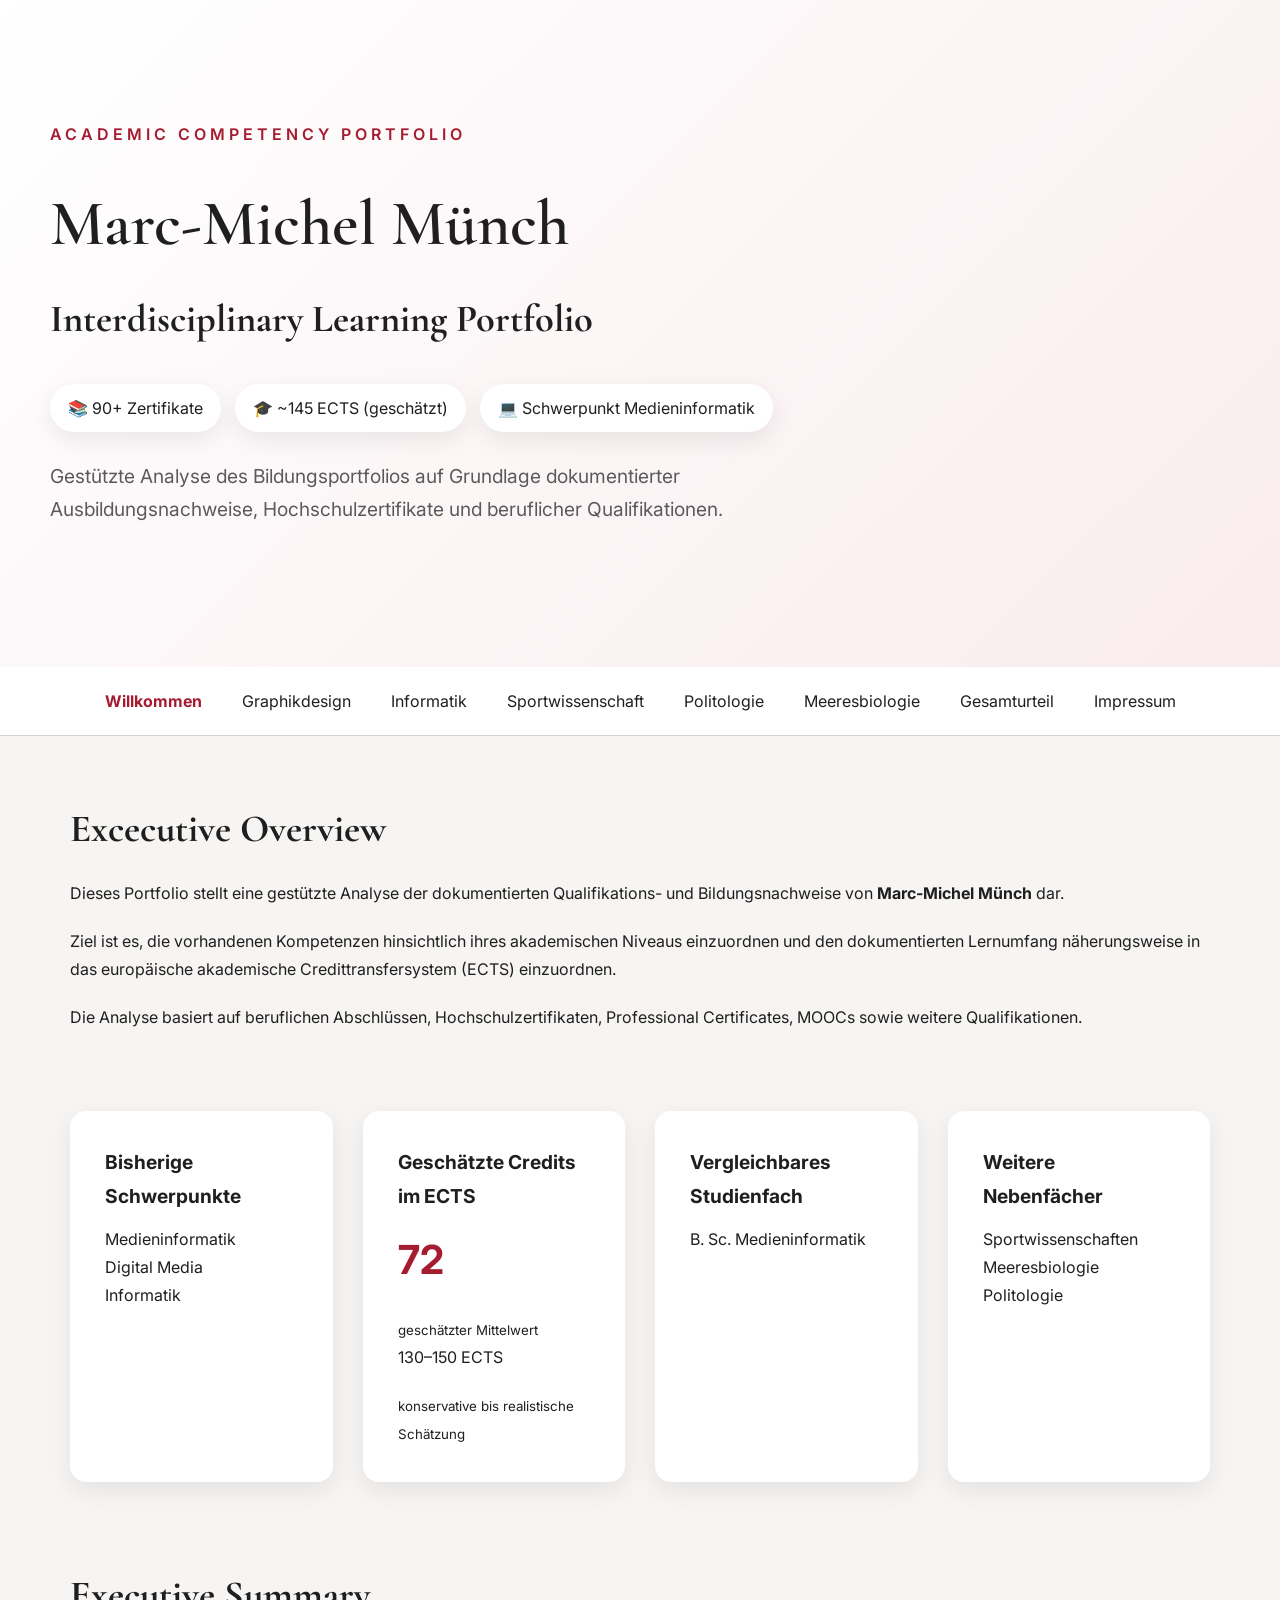
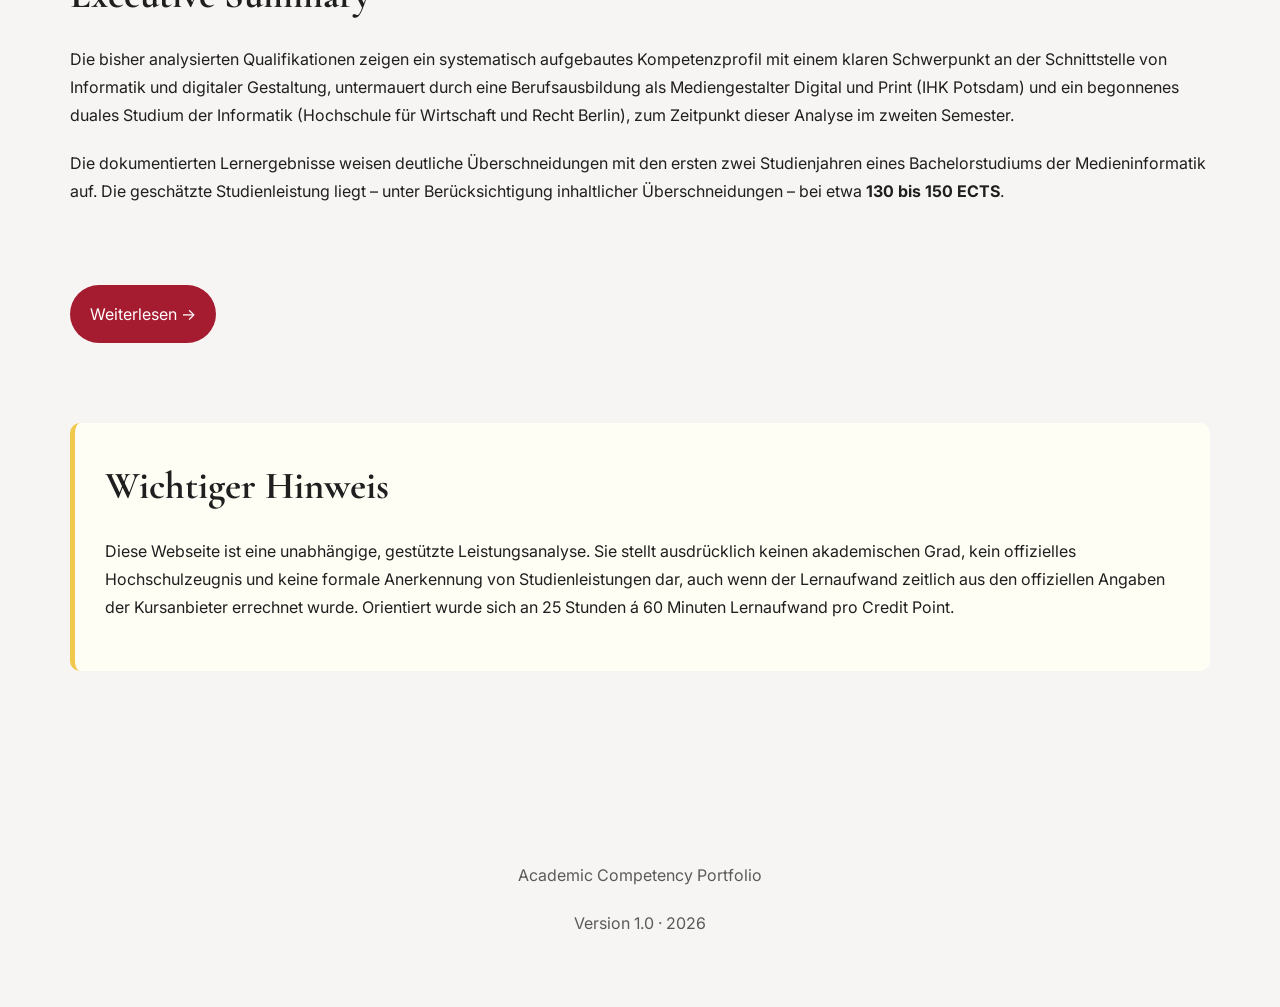
<file: index.html>
<!DOCTYPE html>
<html lang="de">

<head>

    <meta charset="UTF-8">
    <meta name="viewport" content="width=device-width, initial-scale=1.0">

    <title>Academic Competency Portfolio | Marc-Michel Münch</title>

    <meta name="description"
        content="Gestützte Portfolioanalyse und Kompetenzbewertung von Marc-Michel Münch. Schwerpunkt Medieninformatik, Informatik und Digitale Medien.">

    <link rel="stylesheet" href="styles/style.css">
    <link rel="stylesheet" href="styles/print.css" media="print">

    <script defer src="scripts/script.js"></script>

</head>

<body>

    <header>

        <div class="hero">

            <div class="hero-content">

                <p class="subtitle">
                    Academic Competency Portfolio
                </p>

                <h1>
                    Marc-Michel Münch
                </h1>

                <h2 class="subline">
                    Interdisciplinary Learning Portfolio
                </h2>

                <div class="hero-badges">

                    <span>

                        📚 90+ Zertifikate

                    </span>

                    <span>

                        🎓 ~145 ECTS (geschätzt)

                    </span>

                    <span>

                        💻 Schwerpunkt Medieninformatik

                    </span>

                </div>
                
                <br>

                <p class="lead">

                    Gestützte Analyse des Bildungsportfolios auf Grundlage dokumentierter
                    Ausbildungsnachweise, Hochschulzertifikate und beruflicher Qualifikationen.

                </p>

            </div>

        </div>

    </header>


<!-- =======================================================
     NAVIGATION MENU
======================================================== -->

    <nav>

        <button class="menu-toggle"
        aria-label="Menü öffnen"
        aria-expanded="false">

            ☰

        </button>

        <ul>

            <li><a href="index.html">Willkommen</a></li>
            <li><a href="design.html">Graphikdesign</a></li>
            <li><a href="informatics.html">Informatik</a></li>
            <li><a href="sports.html">Sportwissenschaft</a></li>
            <li><a href="politics.html">Politologie</a></li>
            <li><a href="biology.html">Meeresbiologie</a></li>
            <li><a href="evaluation.html">Gesamturteil</a></li>
            <li><a href="imprint.html">Impressum</a></li>

        </ul>

    </nav>


<!-- =======================================================
     EXECUTIVE OVERVIEW
======================================================== -->

    <main>

        <section class="text">

            <h2>

                Excecutive Overview

            </h2>

            <p>

                Dieses Portfolio stellt eine gestützte Analyse der dokumentierten
                Qualifikations- und Bildungsnachweise von <strong>Marc-Michel Münch</strong> dar.

            </p>

            <p>

                Ziel ist es, die vorhandenen Kompetenzen hinsichtlich ihres
                akademischen Niveaus einzuordnen und den dokumentierten
                Lernumfang näherungsweise in das europäische akademische
                Credittransfersystem (ECTS) einzuordnen.
            
            </p>

            <p>
            
                Die Analyse basiert auf beruflichen Abschlüssen,
                Hochschulzertifikaten, Professional Certificates,
                MOOCs sowie weitere Qualifikationen.

            </p>

        </section>


<!-- =======================================================
     HERO CARDS OVERVIEW
======================================================== -->

        <section class="cards">

            <article class="card">

                <h3>

                    Bisherige Schwerpunkte

                </h3>

                <p>

                    Medieninformatik<br>
                    Digital Media<br>
                    Informatik

                </p>

            </article>

            <article class="card">

                <h3>

                    Geschätzte Credits im ECTS

                </h3>

                <p
                class="big-number counter"
                data-target="145">

                    0

                </p>

                <small>

                    geschätzter Mittelwert

                </small>

                <p class="range">

                    130–150 ECTS

                </p>

                <small>

                    konservative bis realistische Schätzung

                </small>

            </article>

            <article class="card">

                <h3>

                    Vergleichbares Studienfach

                </h3>

                <p>

                    B. Sc. Medieninformatik

                </p>

            </article>

             <article class="card">

                <h3>

                    Weitere Nebenfächer

                </h3>

                <p>

                    Sportwissenschaften<br>
                    Meeresbiologie<br>
                    Politologie

                </p>

            </article>

        </section>


<!-- =======================================================
     EXECUTIVE SUMMARY
======================================================== -->

        <section>

            <h2>

                Executive Summary

            </h2>

            <p>

                Die bisher analysierten Qualifikationen zeigen ein systematisch
                aufgebautes Kompetenzprofil mit einem klaren Schwerpunkt an der
                Schnittstelle von Informatik und digitaler Gestaltung, untermauert
                durch eine Berufsausbildung als Mediengestalter Digital und Print
                (IHK Potsdam) und ein begonnenes duales Studium der Informatik
                (Hochschule für Wirtschaft und Recht Berlin), zum Zeitpunkt dieser 
                Analyse im zweiten Semester.

            </p>

            <p>

                Die dokumentierten Lernergebnisse weisen deutliche Überschneidungen
                mit den ersten zwei Studienjahren eines Bachelorstudiums der
                Medieninformatik auf. Die geschätzte Studienleistung liegt – unter
                Berücksichtigung inhaltlicher Überschneidungen – bei etwa
                <strong>130 bis 150 ECTS</strong>.

            </p>
            
        </section>
        
        <section class="buttons">

            <a class="button" href="design.html">

                Weiterlesen →

            </a>

        </section>


<!-- =======================================================
     EXECUTIVE HINTS
======================================================== -->

        <section class="note reveal">

            <h2>

                Wichtiger Hinweis

            </h2>

            <p>

                Diese Webseite ist eine unabhängige, gestützte Leistungsanalyse.
                Sie stellt ausdrücklich keinen akademischen Grad, kein offizielles
                Hochschulzeugnis und keine formale Anerkennung von Studienleistungen dar,
                auch wenn der Lernaufwand zeitlich aus den offiziellen Angaben der
                Kursanbieter errechnet wurde. Orientiert wurde sich an 25 Stunden 
                á 60 Minuten Lernaufwand pro Credit Point.

            </p>

        </section>

    </main>

    <footer>

        <p>

            Academic Competency Portfolio

        </p>

        <p>

            Version 1.0 · 2026

        </p>

    </footer>

    <button
        id="back-to-top"
        title="Nach oben">

        ↑

    </button>

</body>

</html>
</file>
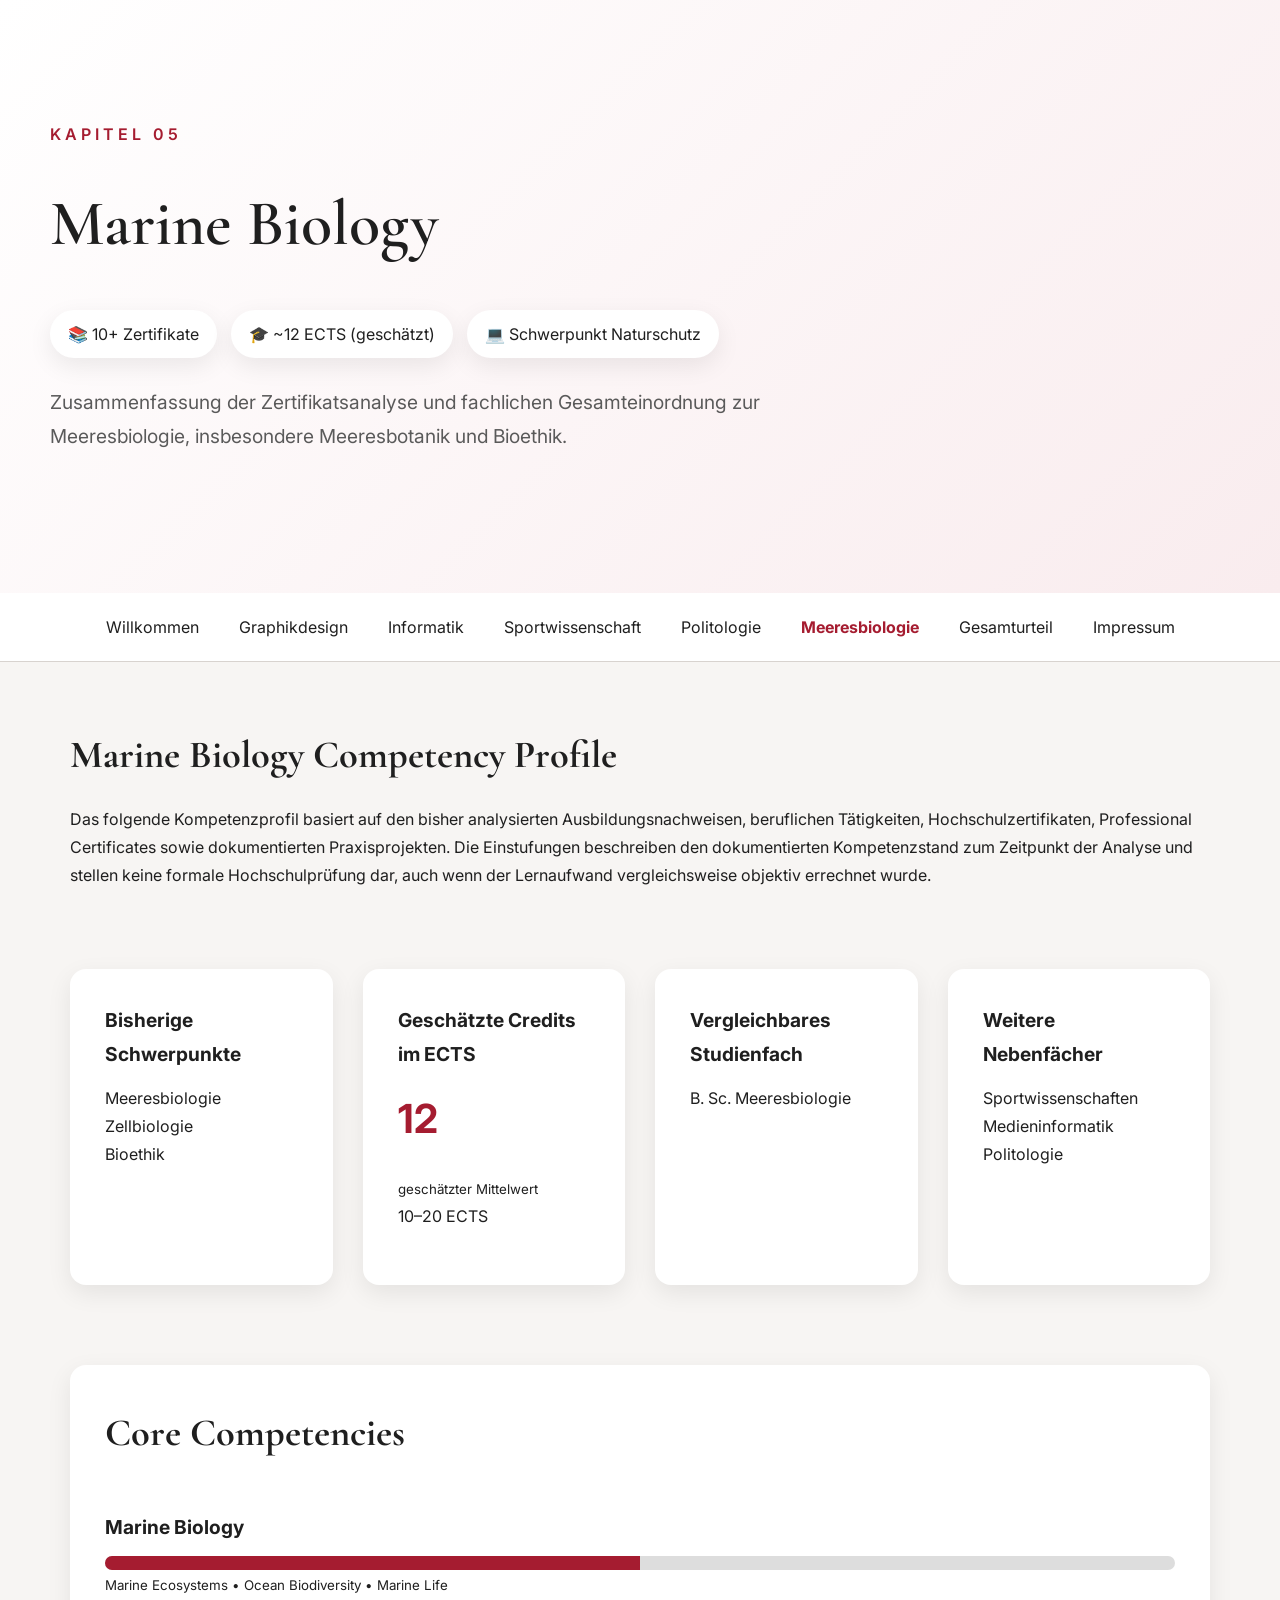
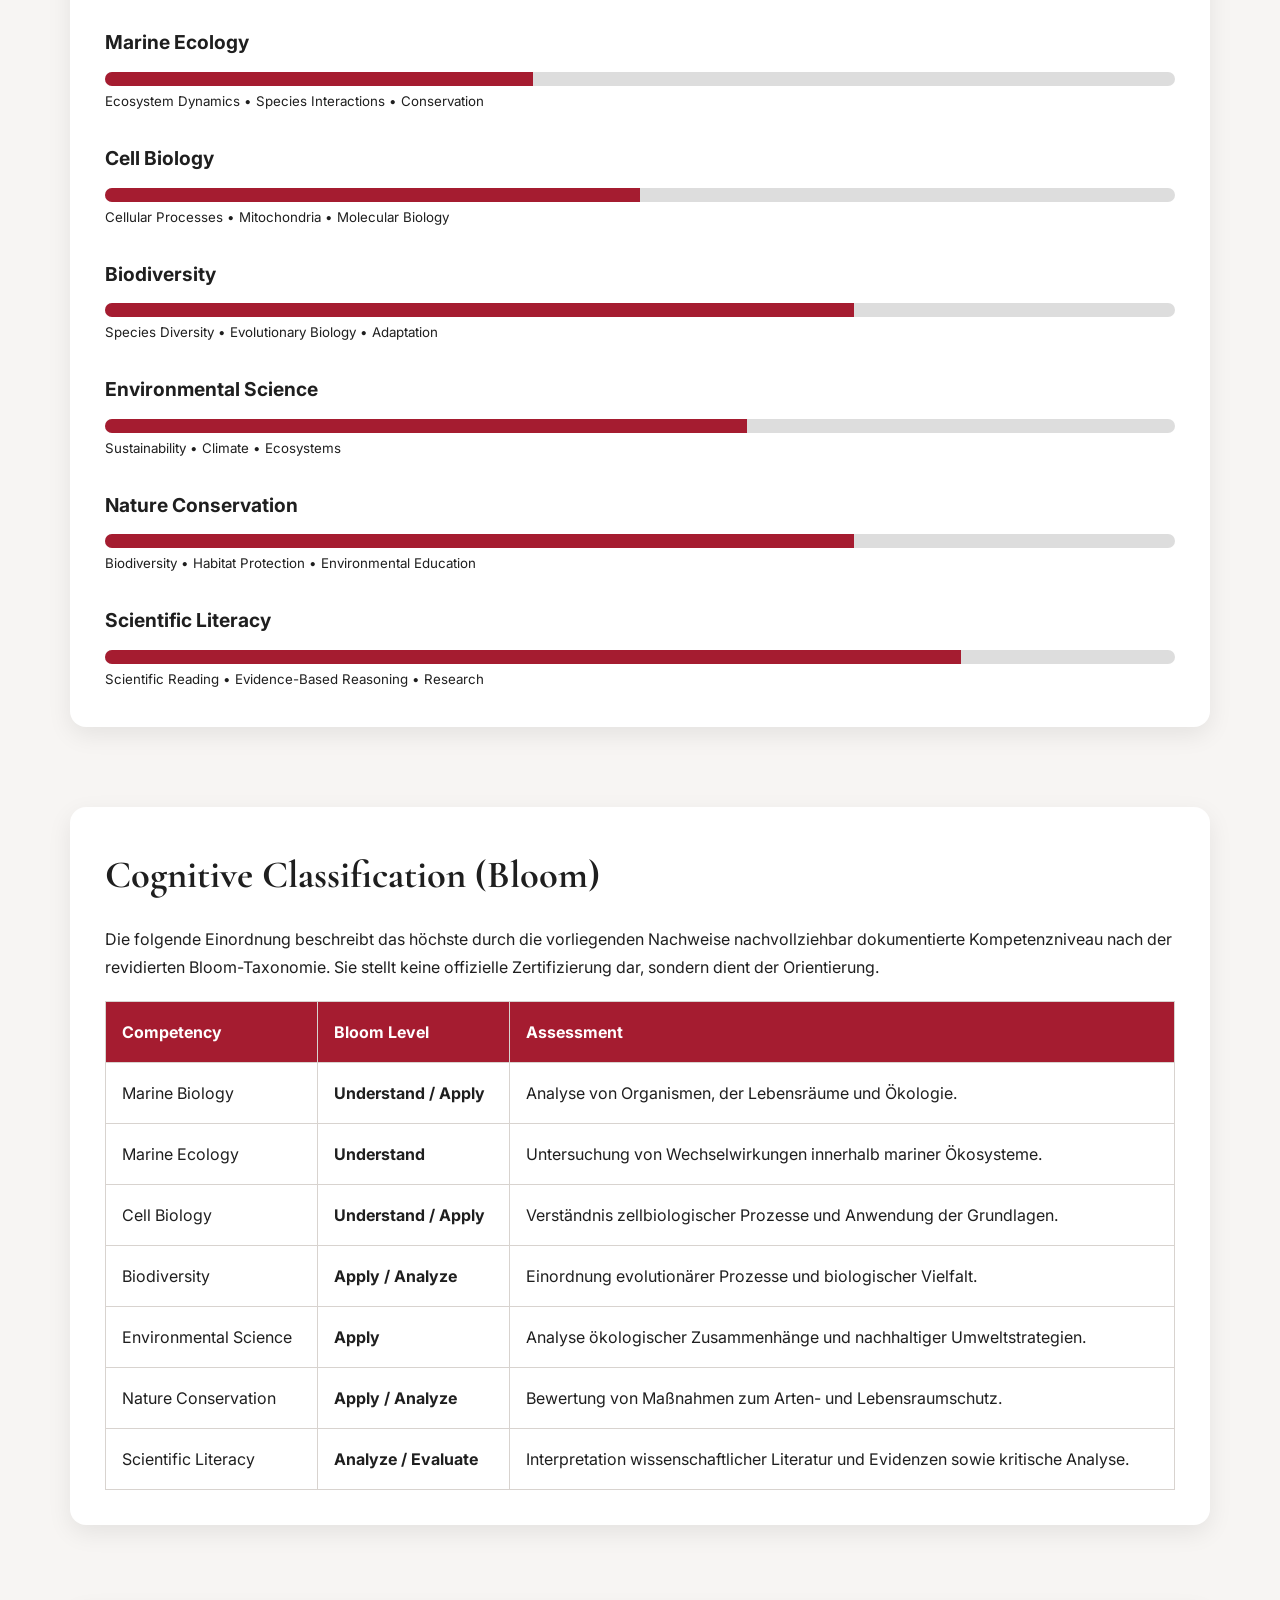
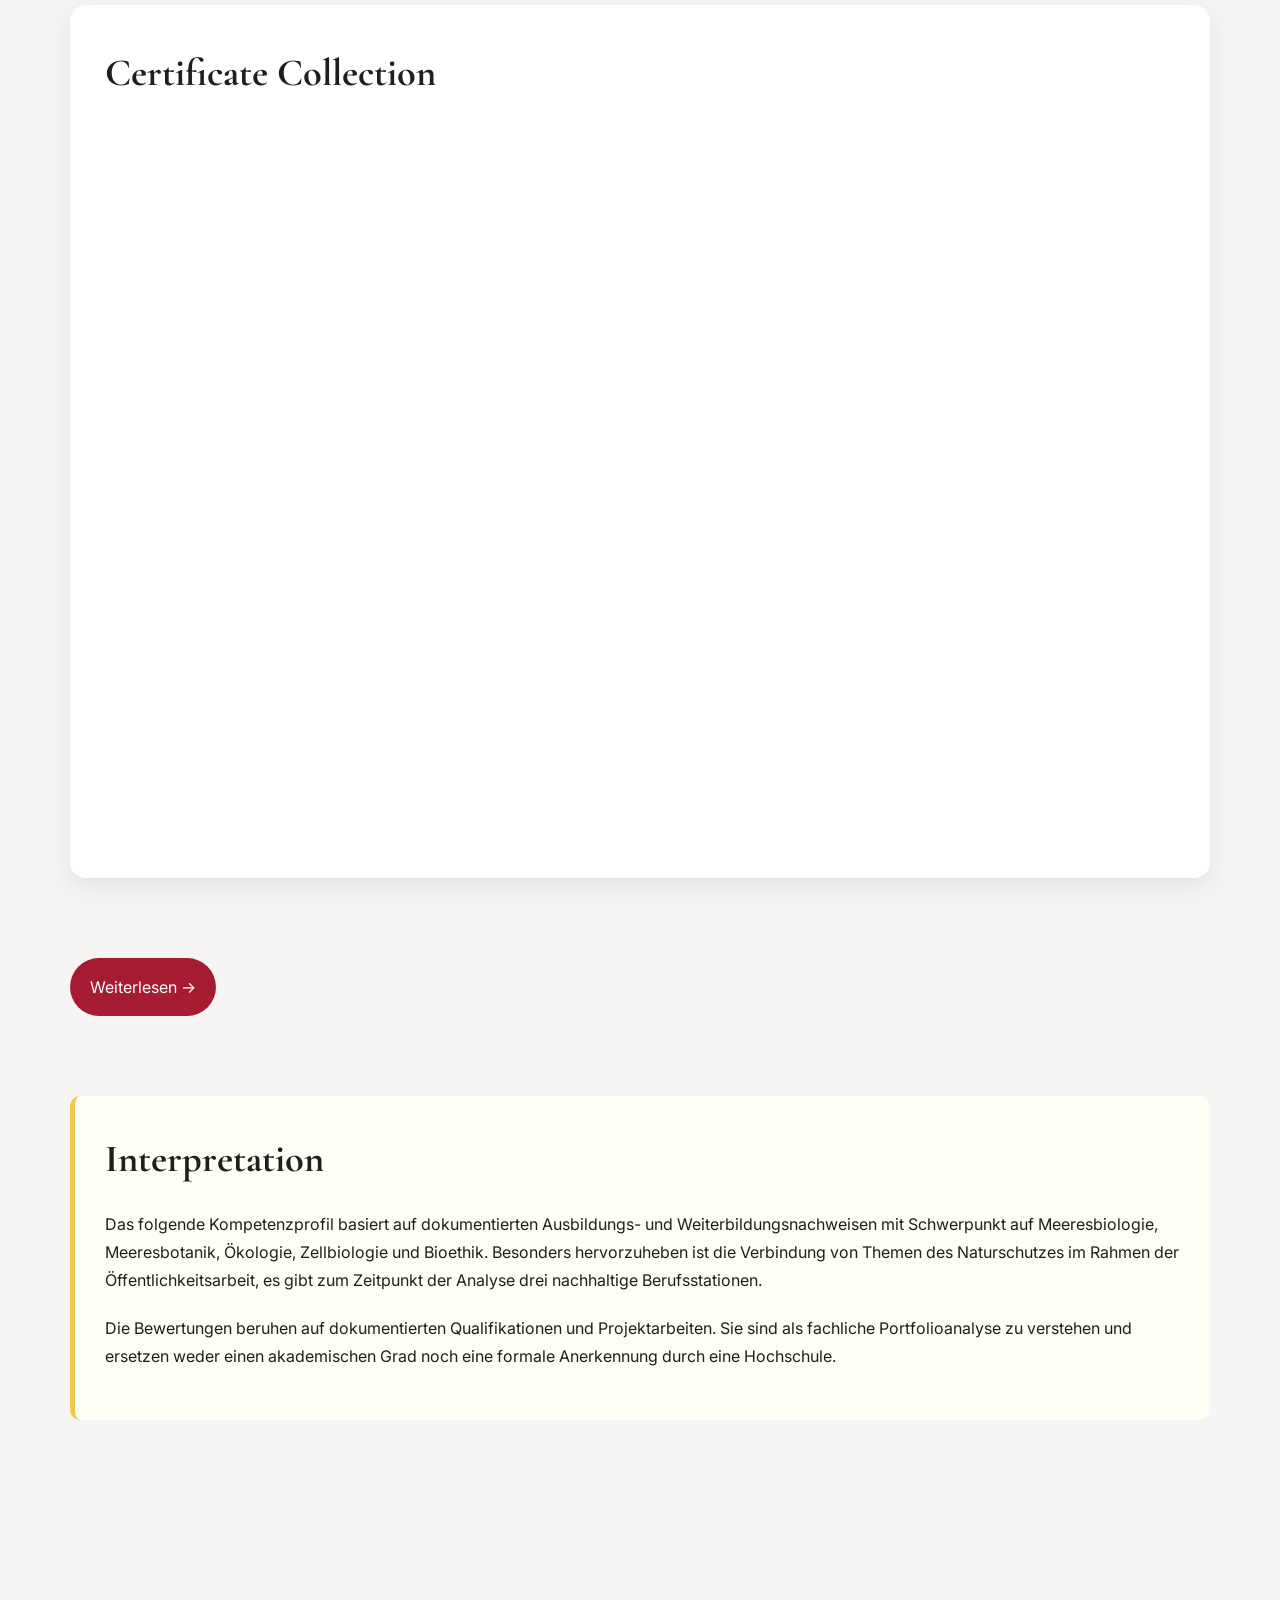
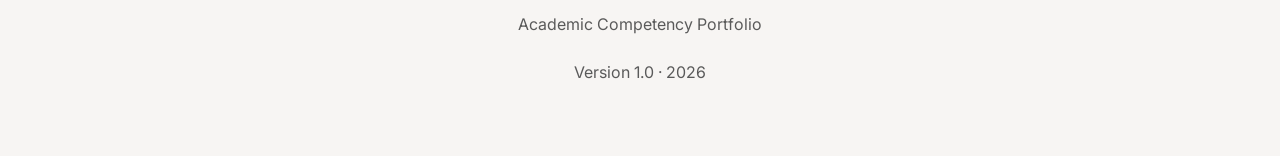
<file: biology.html>
<!DOCTYPE html>
<html lang="de">

<head>

    <meta charset="UTF-8">
    <meta name="viewport" content="width=device-width, initial-scale=1.0">

    <title>Marine Biology | Marc-Michel Münch</title>

    <meta name="description"
        content="Gestützte Portfolioanalyse und Kompetenzbewertung von Marc-Michel Münch. Schwerpunkt Medieninformatik, Informatik und Digitale Medien.">

    <link rel="stylesheet" href="styles/style.css">
    <link rel="stylesheet" href="styles/print.css" media="print">

    <script defer src="scripts/script.js"></script>

</head>

<body>

    <header>

        <div class="hero">

            <div class="hero-content">

                <p class="subtitle">

                    Kapitel 05

                </p>

                <h1>

                    Marine Biology

                </h1>

                <div class="hero-badges">

                    <span>

                        📚 10+ Zertifikate

                    </span>

                    <span>

                        🎓 ~12 ECTS (geschätzt)

                    </span>

                    <span>

                        💻 Schwerpunkt Naturschutz

                    </span>

                </div>
                <br>

                <p class="lead">

                    Zusammenfassung der Zertifikatsanalyse und
                    fachlichen Gesamteinordnung zur Meeresbiologie,
                    insbesondere Meeresbotanik und Bioethik.

                </p>

            </div>

        </div>

    </header>


<!-- =======================================================
     NAVIGATION MENU
======================================================== -->
    
    <nav>

        <button class="menu-toggle"
        aria-label="Menü öffnen"
        aria-expanded="false">

            ☰

        </button>

        <ul>

            <li><a href="index.html">Willkommen</a></li>
            <li><a href="design.html">Graphikdesign</a></li>
            <li><a href="informatics.html">Informatik</a></li>
            <li><a href="sports.html">Sportwissenschaft</a></li>
            <li><a href="politics.html">Politologie</a></li>
            <li><a href="biology.html">Meeresbiologie</a></li>
            <li><a href="evaluation.html">Gesamturteil</a></li>
            <li><a href="imprint.html">Impressum</a></li>

        </ul>

    </nav>


<!-- =======================================================
     COMPETENCY PROFILE
======================================================== -->

    <main>

        <section class="reveal">

            <h2>

                Marine Biology Competency Profile

            </h2>

            <p>

                Das folgende Kompetenzprofil basiert auf den bisher analysierten
                Ausbildungsnachweisen, beruflichen Tätigkeiten, Hochschulzertifikaten,
                Professional Certificates sowie dokumentierten Praxisprojekten.
                Die Einstufungen beschreiben den dokumentierten Kompetenzstand zum
                Zeitpunkt der Analyse und stellen keine formale Hochschulprüfung dar,
                auch wenn der Lernaufwand vergleichsweise objektiv errechnet wurde.

            </p>

        </section>


<!-- =======================================================
     HERO CARDS OVERVIEW
======================================================== -->

        <section class="cards">

            <article class="card">

                <h3>

                    Bisherige Schwerpunkte

                </h3>

                <p>

                    Meeresbiologie<br>
                    Zellbiologie<br>
                    Bioethik

                </p>

            </article>

            <article class="card">

                <h3>

                    Geschätzte Credits im ECTS

                </h3>

                <p
                class="big-number counter"
                data-target="12">

                    0

                </p>

                <small>

                    geschätzter Mittelwert

                </small>

                <p class="range">

                    10–20 ECTS

                </p>

                 <!-- <small>

                    konservative bis realistische Schätzung

                </small> -->

            </article>


            <article class="card">

                <h3>

                    Vergleichbares Studienfach

                </h3>

                <p>

                    B. Sc. Meeresbiologie

                </p>

            </article>

             <article class="card">

                <h3>

                    Weitere Nebenfächer

                </h3>

                <p>

                    Sportwissenschaften<br>
                    Medieninformatik<br>
                    Politologie

                </p>

            </article>

        </section>


<!-- =======================================================
     MARINE BIOLOGY COMPETENCY PROFILE
======================================================== -->

        <section class="cards reveal">

            <article class="card">

                <h2>

                    Core Competencies

                </h2>

                <br>

                <div class="skill">

                    <h3>Marine Biology</h3>

                    <div class="progress">

                        <div class="progress-fill"
                            data-width="50%"></div>

                    </div>

                    <small>

                        Marine Ecosystems • Ocean Biodiversity • Marine Life

                    </small>

                </div>

                <br>

                <div class="skill">

                    <h3>Marine Ecology</h3>

                    <div class="progress">

                        <div class="progress-fill"
                            data-width="40%"></div>

                    </div>

                    <small>

                        Ecosystem Dynamics • Species Interactions • Conservation

                    </small>

                </div>

                <br>

                <div class="skill">

                    <h3>Cell Biology</h3>

                    <div class="progress">

                        <div class="progress-fill"
                            data-width="50%"></div>

                    </div>

                    <small>

                        Cellular Processes • Mitochondria • Molecular Biology

                    </small>

                </div>

                <br>

                <div class="skill">

                    <h3>Biodiversity</h3>

                    <div class="progress">

                        <div class="progress-fill"
                            data-width="70%"></div>

                    </div>

                    <small>

                        Species Diversity • Evolutionary Biology • Adaptation

                    </small>

                </div>

                <br>

                <div class="skill">

                    <h3>Environmental Science</h3>

                    <div class="progress">

                        <div class="progress-fill"
                            data-width="60%"></div>

                    </div>

                    <small>

                        Sustainability • Climate • Ecosystems

                    </small>

                </div>

                <br>

                <div class="skill">

                    <h3>Nature Conservation</h3>

                    <div class="progress">

                        <div class="progress-fill"
                            data-width="70%"></div>

                    </div>

                    <small>

                        Biodiversity • Habitat Protection • Environmental Education

                    </small>

                </div>

                <br>

                <div class="skill">

                    <h3>Scientific Literacy</h3>

                    <div class="progress">

                        <div class="progress-fill"
                            data-width="80%"></div>

                    </div>

                    <small>

                        Scientific Reading • Evidence-Based Reasoning • Research

                    </small>

                </div>

            </article>

        </section>


<!-- =======================================================
     COGNITIVE CLASSIFICATION (BLOOM TAXONOMY)
======================================================== -->

        <section class="cards reveal mobile">

            <article class="card">

                <h2>

                    Cognitive Classification (Bloom)

                </h2>

                <p>

                    Die folgende Einordnung beschreibt das höchste durch die
                    vorliegenden Nachweise nachvollziehbar dokumentierte
                    Kompetenzniveau nach der revidierten Bloom-Taxonomie.
                    Sie stellt keine offizielle Zertifizierung dar,
                    sondern dient der Orientierung.

                </p>

                <table>

                    <thead>

                        <tr>

                            <th>Competency</th>

                            <th>Bloom Level</th>

                            <th>Assessment</th>

                        </tr>

                    </thead>

                    <tbody>

                        <tr>

                            <td>Marine Biology</td>

                            <td><strong>Understand / Apply</strong></td>

                            <td>Analyse von Organismen, der Lebensräume und Ökologie.</td>

                        </tr>

                        <tr>

                            <td>Marine Ecology</td>

                            <td><strong>Understand</strong></td>

                            <td>Untersuchung von Wechselwirkungen innerhalb mariner Ökosysteme.</td>

                        </tr>

                        <tr>

                            <td>Cell Biology</td>

                            <td><strong>Understand / Apply</strong></td>

                            <td>Verständnis zellbiologischer Prozesse und Anwendung der Grundlagen.</td>

                        </tr>

                        <tr>

                            <td>Biodiversity</td>

                            <td><strong>Apply / Analyze</strong></td>

                            <td>Einordnung evolutionärer Prozesse und biologischer Vielfalt.</td>

                        </tr>

                        <tr>

                            <td>Environmental Science</td>

                            <td><strong>Apply</strong></td>

                            <td>Analyse ökologischer Zusammenhänge und nachhaltiger Umweltstrategien.</td>

                        </tr>

                        <tr>

                            <td>Nature Conservation</td>

                            <td><strong>Apply / Analyze</strong></td>

                            <td>Bewertung von Maßnahmen zum Arten- und Lebensraumschutz.</td>

                        </tr>

                        <tr>

                            <td>Scientific Literacy</td>

                            <td><strong>Analyze / Evaluate</strong></td>

                            <td>Interpretation wissenschaftlicher Literatur und Evidenzen sowie kritische Analyse.</td>

                        </tr>

                    </tbody>

                </table>

            </article>

        </section>


<!-- =======================================================
     CERTIFICATE COLLECTION
======================================================== -->

        <section class="cards reveal" id="pdf-container">

            <article class="card">

                <h2>

                    Certificate Collection

                </h2>

                <div class="pdf-container">

                    <iframe
                        src="certs/00-certificates-biology-mmmuench.pdf"
                        width="100%"
                        height="800px">

                    </iframe>

                </div>

            </article>

        </section>

        <section class="buttons">
            
            <a class="button" href="evaluation.html">

                Weiterlesen →

            </a>

        </section>


<!-- =======================================================
     INTERPRETATION
======================================================== -->

        <section class="notice reveal">

            <h2>

                Interpretation

            </h2>

            <p>

                Das folgende Kompetenzprofil basiert auf dokumentierten Ausbildungs-
                und Weiterbildungsnachweisen mit Schwerpunkt auf Meeresbiologie,
                Meeresbotanik, Ökologie, Zellbiologie und Bioethik. Besonders 
                hervorzuheben ist die Verbindung von Themen des Naturschutzes im 
                Rahmen der Öffentlichkeitsarbeit, es gibt zum Zeitpunkt der Analyse
                drei nachhaltige Berufsstationen.
           
            </p>

            <p>

                Die Bewertungen beruhen auf dokumentierten Qualifikationen und
                Projektarbeiten. Sie sind als fachliche Portfolioanalyse zu
                verstehen und ersetzen weder einen akademischen Grad noch eine
                formale Anerkennung durch eine Hochschule.

            </p>

        </section>

    </main>


    <footer>

        <p>

            Academic Competency Portfolio

        </p>

        <p>

            Version 1.0 · 2026

        </p>

    </footer>


    <button
        id="back-to-top"
        title="Nach oben">

        ↑

    </button>


</body>

</html>
</file>
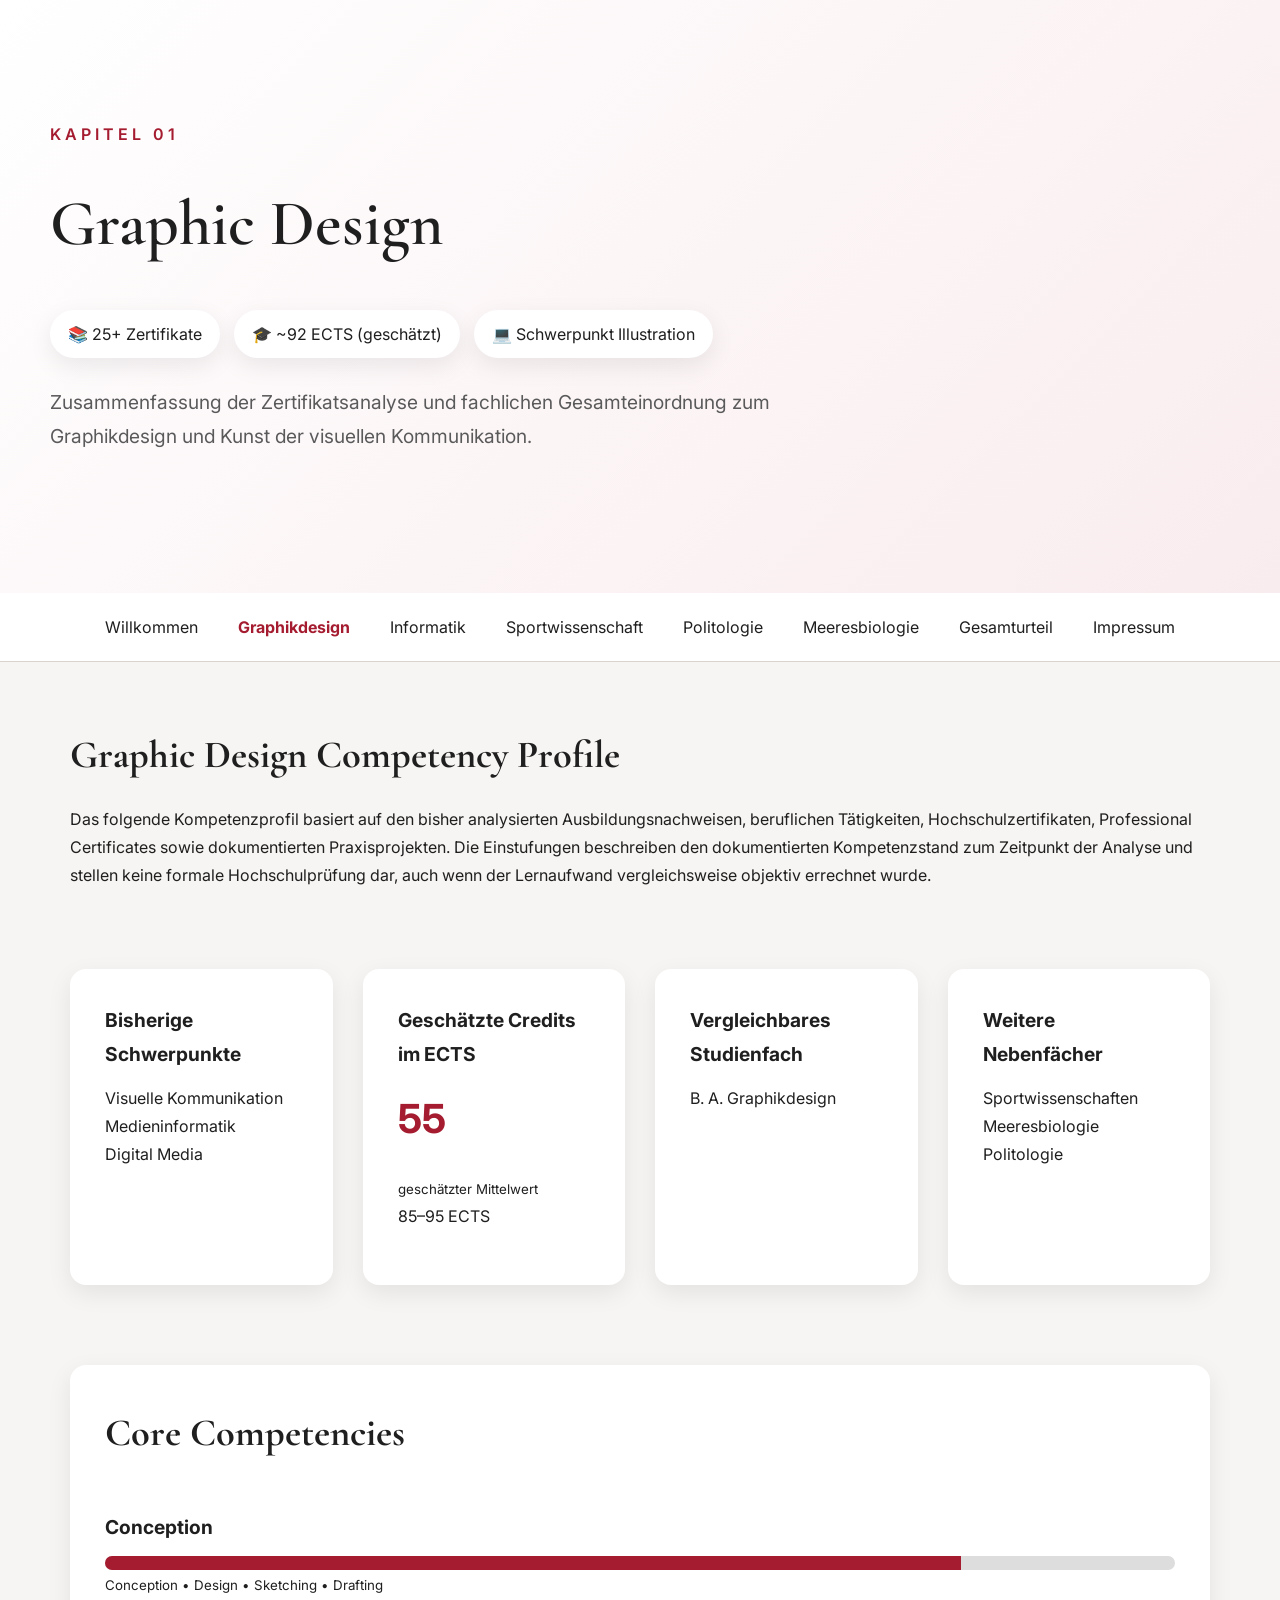
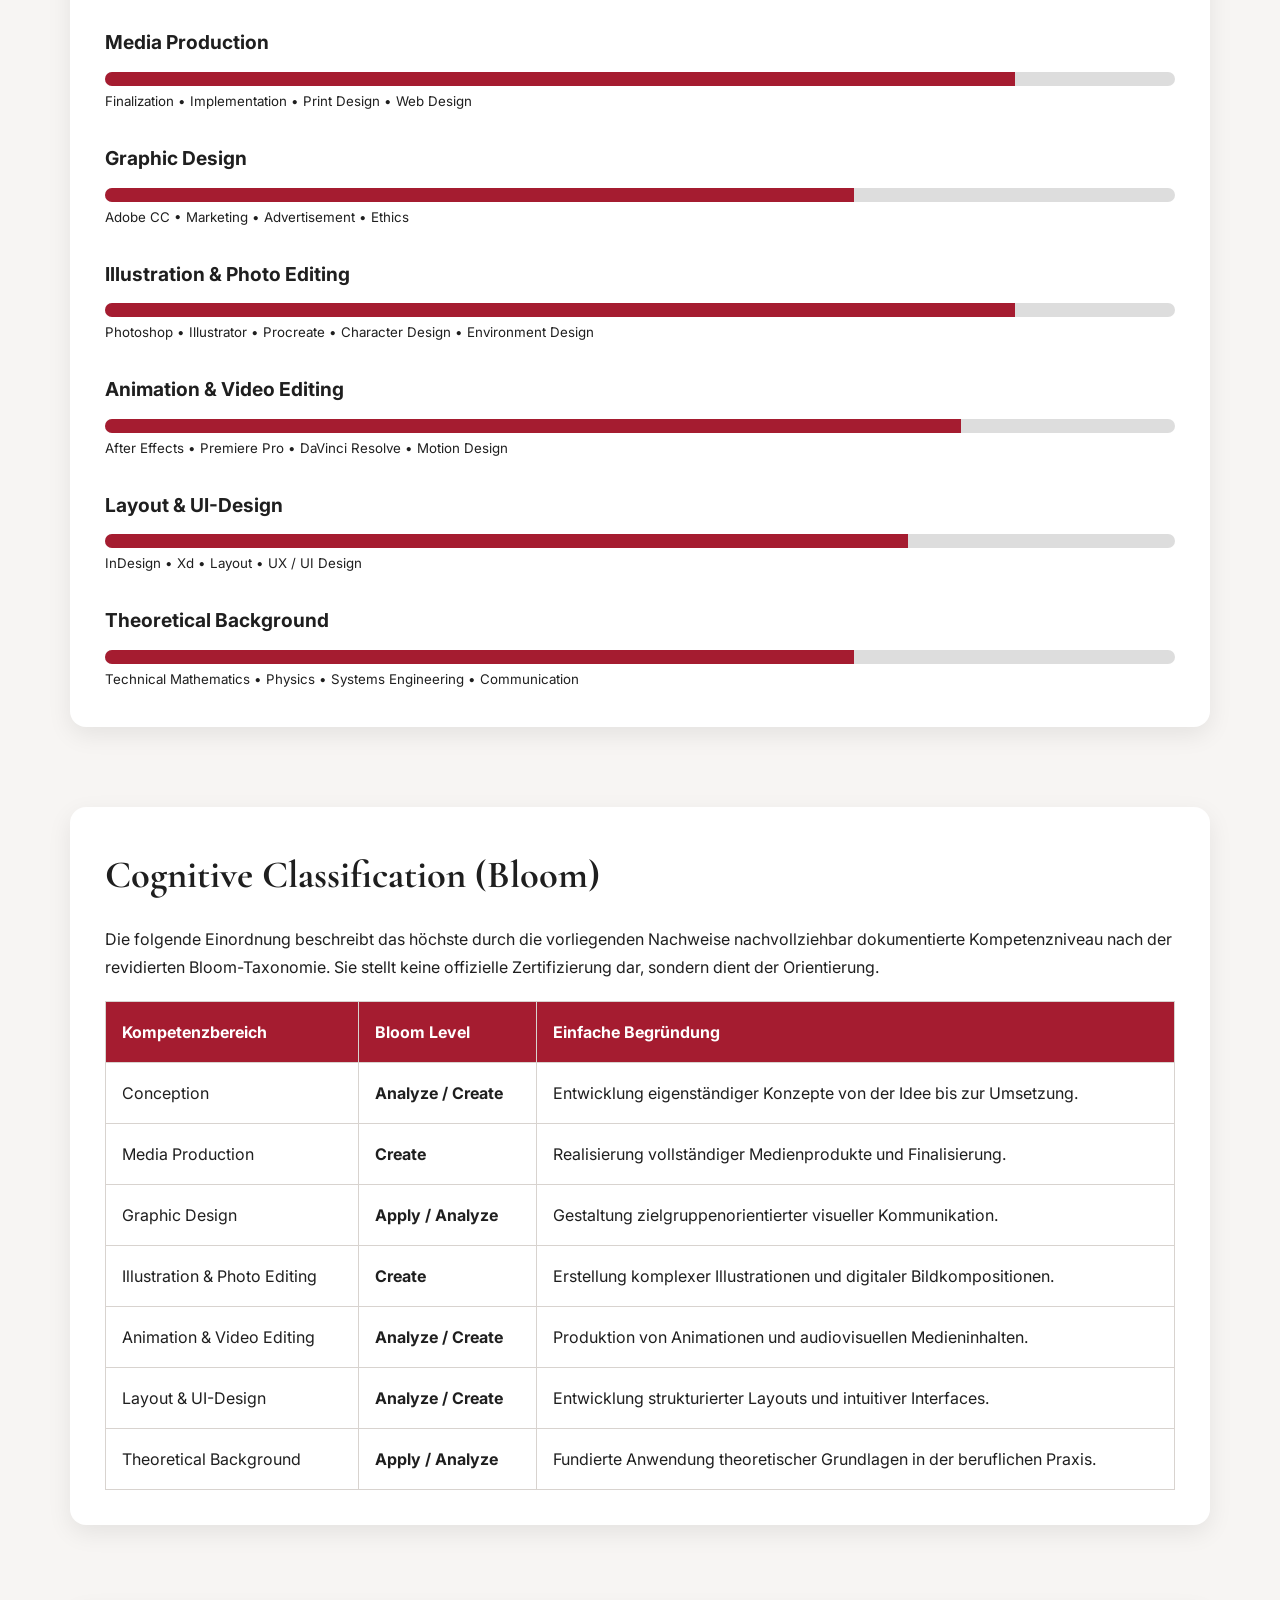
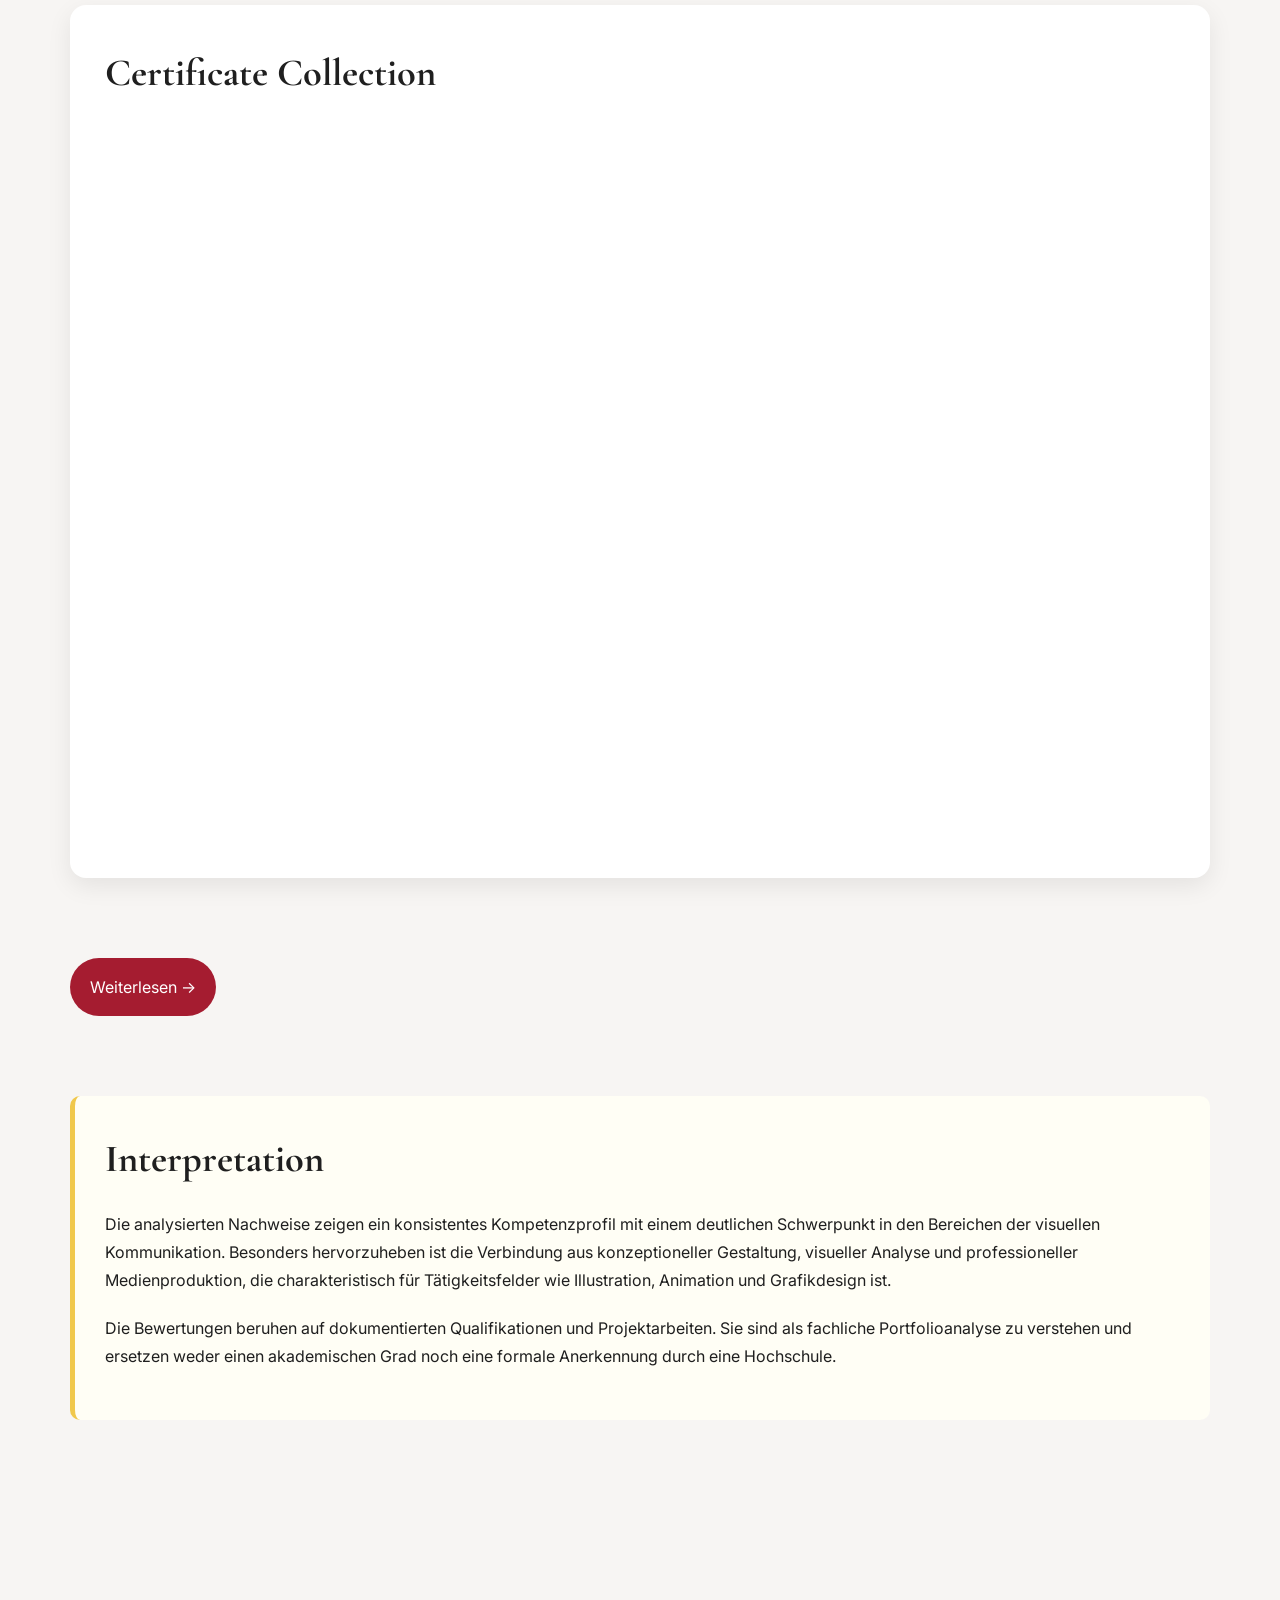
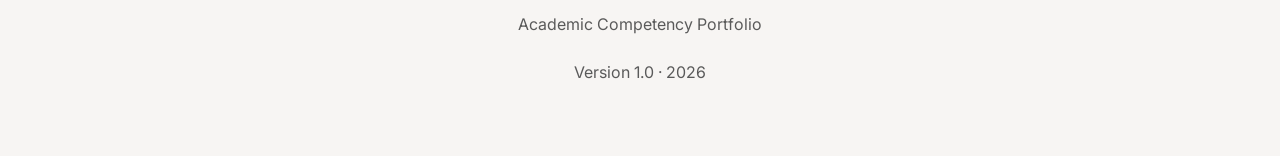
<file: design.html>
<!DOCTYPE html>
<html lang="de">

<head>

    <meta charset="UTF-8">
    <meta name="viewport" content="width=device-width, initial-scale=1.0">

    <title>Graphic Design | Marc-Michel Münch</title>

    <meta name="description"
        content="Gestützte Portfolioanalyse und Kompetenzbewertung von Marc-Michel Münch. Schwerpunkt Medieninformatik, Informatik und Digitale Medien.">

    <link rel="stylesheet" href="styles/style.css">
    <link rel="stylesheet" href="styles/print.css" media="print">

    <script defer src="scripts/script.js"></script>

</head>

<body>

    <header>

        <div class="hero">

            <div class="hero-content">

                <p class="subtitle">

                    Kapitel 01

                </p>

                <h1>

                    Graphic Design

                </h1>

                <div class="hero-badges">

                    <span>

                        📚 25+ Zertifikate

                    </span>

                    <span>

                        🎓 ~92 ECTS (geschätzt)

                    </span>

                    <span>

                        💻 Schwerpunkt Illustration

                    </span>

                </div>
                <br>

                <p class="lead">

                    Zusammenfassung der Zertifikatsanalyse und
                    fachlichen Gesamteinordnung zum Graphikdesign
                    und Kunst der visuellen Kommunikation.

                </p>

            </div>

        </div>

    </header>


<!-- =======================================================
     NAVIGATION MENU
======================================================== -->
    
    <nav>

        <button class="menu-toggle"
        aria-label="Menü öffnen"
        aria-expanded="false">

            ☰

        </button>

        <ul>

            <li><a href="index.html">Willkommen</a></li>
            <li><a href="design.html">Graphikdesign</a></li>
            <li><a href="informatics.html">Informatik</a></li>
            <li><a href="sports.html">Sportwissenschaft</a></li>
            <li><a href="politics.html">Politologie</a></li>
            <li><a href="biology.html">Meeresbiologie</a></li>
            <li><a href="evaluation.html">Gesamturteil</a></li>
            <li><a href="imprint.html">Impressum</a></li>

        </ul>

    </nav>


<!-- =======================================================
     COMPETENCY PROFILE
======================================================== -->

    <main>

        <section class="reveal">

            <h2>

                Graphic Design Competency Profile

            </h2>

            <p>

                Das folgende Kompetenzprofil basiert auf den bisher analysierten
                Ausbildungsnachweisen, beruflichen Tätigkeiten, Hochschulzertifikaten,
                Professional Certificates sowie dokumentierten Praxisprojekten.
                Die Einstufungen beschreiben den dokumentierten Kompetenzstand zum
                Zeitpunkt der Analyse und stellen keine formale Hochschulprüfung dar,
                auch wenn der Lernaufwand vergleichsweise objektiv errechnet wurde.

            </p>

        </section>


<!-- =======================================================
     HERO CARDS OVERVIEW
======================================================== -->

        <section class="cards">

            <article class="card">

                <h3>

                    Bisherige Schwerpunkte

                </h3>

                <p>

                    Visuelle Kommunikation<br>
                    Medieninformatik<br>
                    Digital Media

                </p>

            </article>

            <article class="card">

                <h3>

                    Geschätzte Credits im ECTS

                </h3>

                <p
                class="big-number counter"
                data-target="92">

                    0

                </p>

                <small>

                    geschätzter Mittelwert

                </small>

                <p class="range">

                    85–95 ECTS

                </p>

                <!-- <small>

                    konservative bis realistische Schätzung

                </small> -->

            </article>


            <article class="card">

                <h3>

                    Vergleichbares Studienfach

                </h3>

                <p>

                    B. A. Graphikdesign

                </p>

            </article>

             <article class="card">

                <h3>

                    Weitere Nebenfächer

                </h3>

                <p>

                    Sportwissenschaften<br>
                    Meeresbiologie<br>
                    Politologie

                </p>

            </article>

        </section>


<!-- =======================================================
     COMPUTER SCIENCE COMPETENCY PROFILE
======================================================== -->

        <section class="cards reveal">

            <article class="card">

                <h2>

                    Core Competencies

                </h2>

                <br>

                <div class="skill">

                    <h3>Conception</h3>

                    <div class="progress">

                        <div class="progress-fill"
                            data-width="80%"></div>

                    </div>

                    <small>
                        Conception • Design • Sketching • Drafting
                    </small>

                </div>

                <br>

                <div class="skill">

                    <h3>Media Production</h3>

                    <div class="progress">

                        <div class="progress-fill"
                            data-width="85%"></div>

                    </div>

                    <small>
                        Finalization • Implementation • Print Design • Web Design
                    </small>

                </div>

                <br>

                <div class="skill">

                    <h3>Graphic Design</h3>

                    <div class="progress">

                        <div class="progress-fill"
                            data-width="70%"></div>

                    </div>

                    <small>
                        Adobe CC • Marketing • Advertisement • Ethics
                    </small>

                </div>

                <br>

                <div class="skill">

                    <h3>Illustration & Photo Editing</h3>

                    <div class="progress">

                        <div class="progress-fill"
                            data-width="85%"></div>

                    </div>

                    <small>
                        Photoshop • Illustrator • Procreate • Character Design • Environment Design
                    </small>

                </div>

                <br>

                <div class="skill">

                    <h3>Animation & Video Editing</h3>

                    <div class="progress">

                        <div class="progress-fill"
                            data-width="80%"></div>

                    </div>

                    <small>
                        After Effects • Premiere Pro • DaVinci Resolve • Motion Design
                    </small>

                </div>

                <br>

                <div class="skill">

                    <h3>Layout & UI-Design</h3>

                    <div class="progress">

                        <div class="progress-fill"
                            data-width="75%"></div>

                    </div>

                    <small>
                        InDesign • Xd • Layout • UX / UI Design
                    </small>

                </div>

                <br>

                <div class="skill">

                    <h3>Theoretical Background</h3>

                    <div class="progress">

                        <div class="progress-fill"
                            data-width="70%"></div>

                    </div>

                    <small>
                        Technical Mathematics • Physics • Systems Engineering • Communication
                    </small>

                </div>

            </article>

        </section>


<!-- =======================================================
     COGNITIVE CLASSIFICATION (BLOOM TAXONOMY)
======================================================== -->

        <section class="cards reveal mobile">

            <article class="card">

            <h2>

                Cognitive Classification (Bloom)

            </h2>

            <p>

                Die folgende Einordnung beschreibt das höchste durch die
                vorliegenden Nachweise nachvollziehbar dokumentierte
                Kompetenzniveau nach der revidierten Bloom-Taxonomie.
                Sie stellt keine offizielle Zertifizierung dar,
                sondern dient der Orientierung.

            </p>

            <table>

                <thead>

                    <tr>

                        <th>Kompetenzbereich</th>

                        <th>Bloom Level</th>

                        <th>Einfache Begründung</th>

                    </tr>

                </thead>

                <tbody>

                    <tr>

                        <td>Conception</td>

                        <td><strong>Analyze / Create</strong></td>

                        <td>Entwicklung eigenständiger Konzepte von der Idee bis zur Umsetzung.</td>

                    </tr>

                    <tr>

                        <td>Media Production</td>

                        <td><strong>Create</strong></td>

                        <td>Realisierung vollständiger Medienprodukte und Finalisierung.</td>

                    </tr>

                    <tr>

                        <td>Graphic Design</td>

                        <td><strong>Apply / Analyze</strong></td>

                        <td>
                            Gestaltung zielgruppenorientierter visueller Kommunikation.
                        </td>

                    </tr>

                    <tr>

                        <td>Illustration & Photo Editing</td>

                        <td><strong>Create</strong></td>

                        <td>Erstellung komplexer Illustrationen und digitaler Bildkompositionen.</td>

                    </tr>

                    <tr>

                        <td>Animation & Video Editing</td>

                        <td><strong>Analyze / Create</strong></td>

                        <td>Produktion von Animationen und audiovisuellen Medieninhalten.</td>

                    </tr>

                    <tr>

                        <td>Layout & UI-Design</td>

                        <td><strong>Analyze / Create</strong></td>

                        <td>Entwicklung strukturierter Layouts und intuitiver Interfaces.</td>

                    </tr>

                    <tr>

                        <td>Theoretical Background</td>

                        <td><strong>Apply / Analyze</strong></td>

                        <td>Fundierte Anwendung theoretischer Grundlagen in der beruflichen Praxis.</td>

                    </tr>

                </tbody>

            </table>

            </article>

        </section>


<!-- =======================================================
     CERTIFICATE COLLECTION
======================================================== -->

        <section class="cards reveal" id="pdf-container">

            <article class="card">

                <h2>

                    Certificate Collection

                </h2>

                <div class="pdf-container">
                    <iframe 
                    src="certs/00-certificates-design-mmmuench.pdf" 
                    width="100%" 
                    height="800px">
                    </iframe>
                </div>

            </article>

        </section>

        <section class="buttons">
            
            <a class="button" href="informatics.html">

                Weiterlesen →

            </a>

        </section>


<!-- =======================================================
     INTERPRETATION
======================================================== -->

        <section class="notice reveal">

            <h2>

                Interpretation

            </h2>

            <p>

                Die analysierten Nachweise zeigen ein konsistentes Kompetenzprofil
                mit einem deutlichen Schwerpunkt in den Bereichen der visuellen Kommunikation. 
                Besonders hervorzuheben ist die Verbindung aus konzeptioneller Gestaltung, 
                visueller Analyse und professioneller Medienproduktion, die charakteristisch
                für Tätigkeitsfelder wie Illustration, Animation und Grafikdesign ist.

            </p>

            <p>

                Die Bewertungen beruhen auf dokumentierten Qualifikationen und
                Projektarbeiten. Sie sind als fachliche Portfolioanalyse zu
                verstehen und ersetzen weder einen akademischen Grad noch eine
                formale Anerkennung durch eine Hochschule.

            </p>

        </section>

    </main>


    <footer>

        <p>

            Academic Competency Portfolio

        </p>

        <p>

            Version 1.0 · 2026

        </p>

    </footer>


    <button
        id="back-to-top"
        title="Nach oben">

        ↑

    </button>


</body>

</html>
</file>
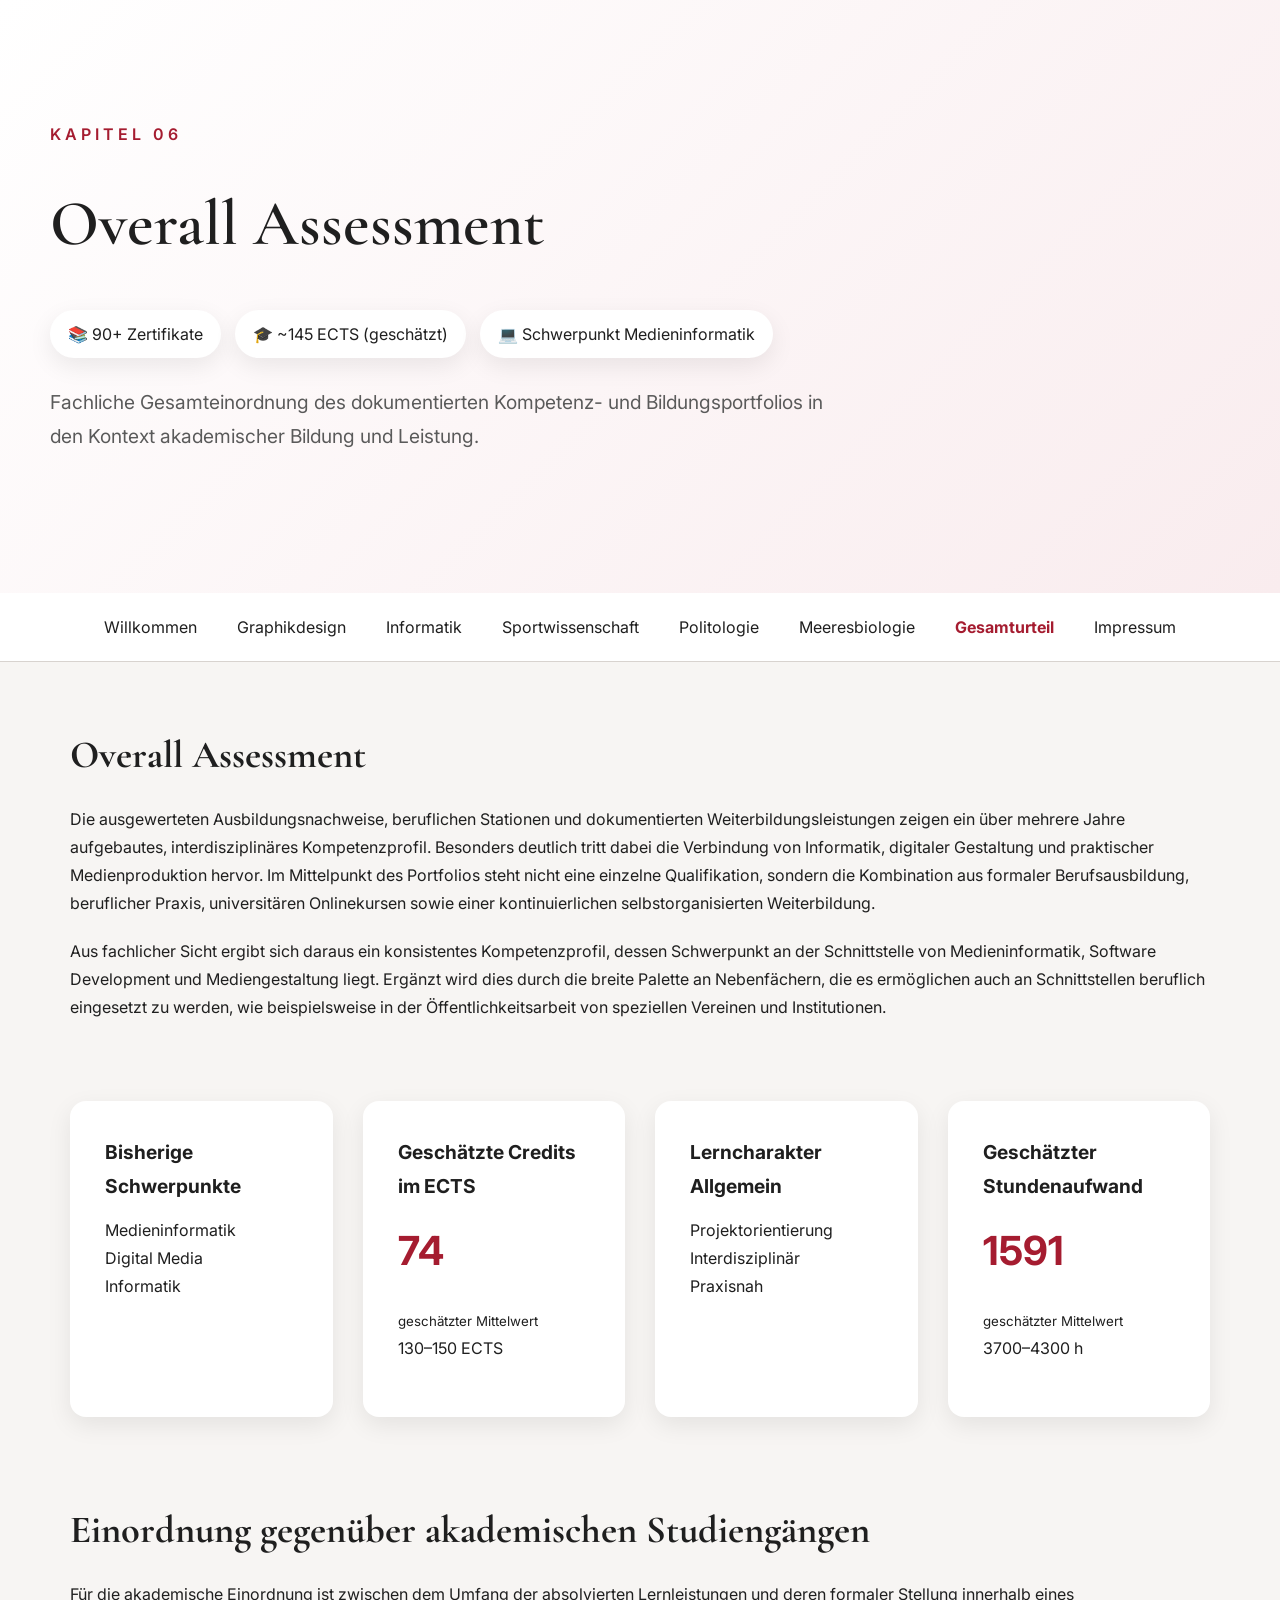
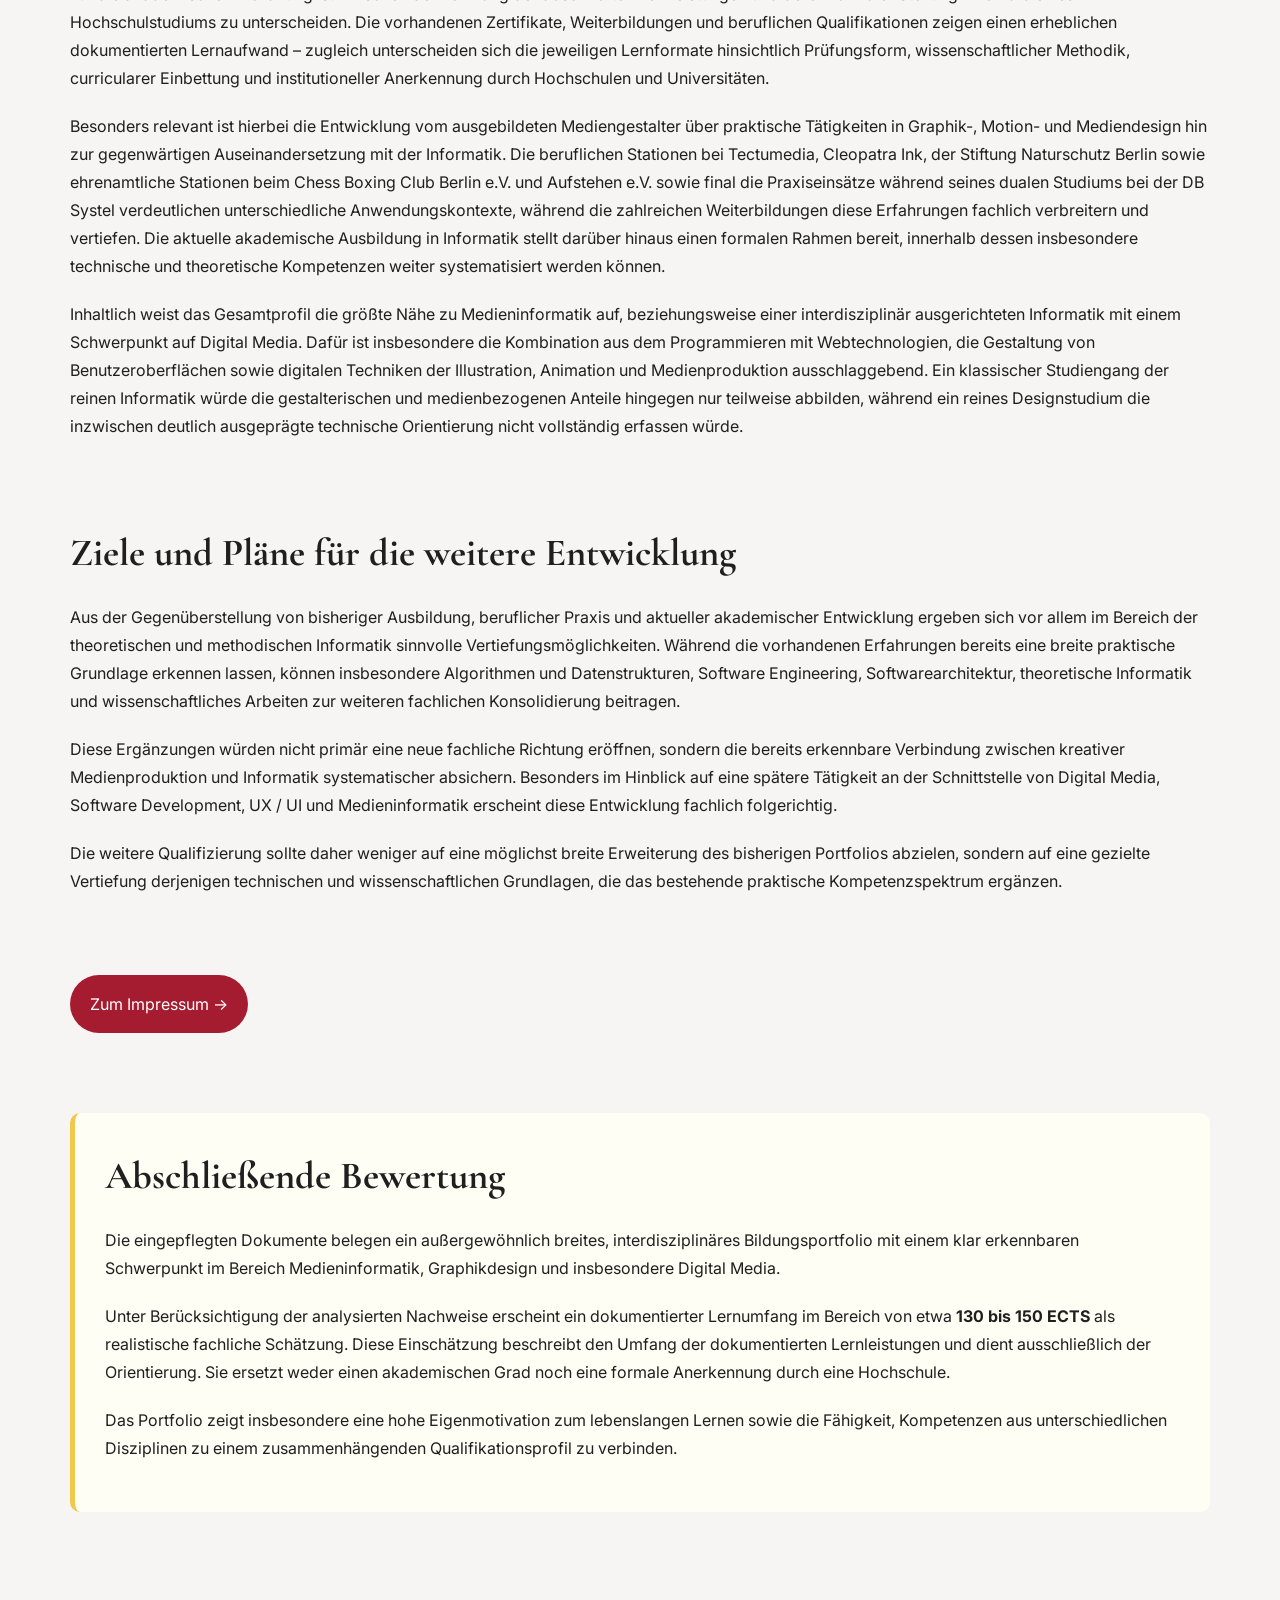
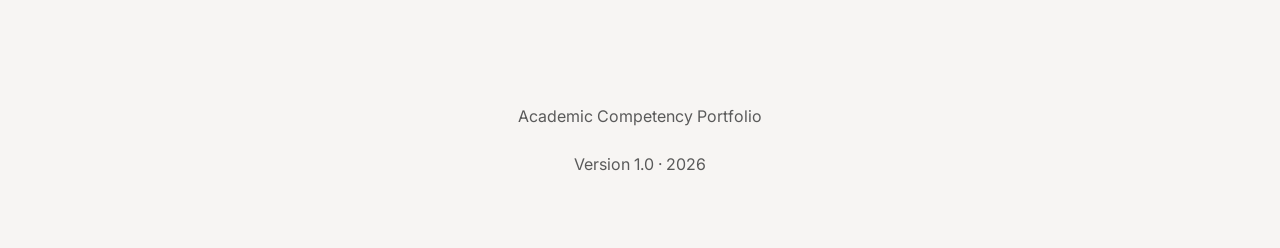
<file: evaluation.html>
<!DOCTYPE html>

<html lang="de">

<head>

    <meta charset="UTF-8">

    <meta name="viewport" content="width=device-width, initial-scale=1.0">

    <title>Overall Assessment | Academic Competency Portfolio</title>
    
    <meta name="description"
        content="Gestützte Portfolioanalyse und Kompetenzbewertung von Marc-Michel Münch. Schwerpunkt Medieninformatik, Informatik und Digitale Medien.">

    <link rel="stylesheet" href="styles/style.css">
    <link rel="stylesheet" href="styles/print.css" media="print">

    <script defer src="scripts/script.js"></script>

</head>

<body>

    <header>

        <div class="hero">

            <div class="hero-content">

                <p class="subtitle">

                    Kapitel 06

                </p>

                <h1>

                    Overall Assessment

                </h1>

                <div class="hero-badges">

                    <span>

                        📚 90+ Zertifikate

                    </span>

                    <span>

                        🎓 ~145 ECTS (geschätzt)

                    </span>

                    <span>

                        💻 Schwerpunkt Medieninformatik

                    </span>

                </div>
                
                <br>

                <p class="lead">

                    Fachliche Gesamteinordnung des dokumentierten Kompetenz- und Bildungsportfolios
                    in den Kontext akademischer Bildung und Leistung.

                </p>

            </div>

        </div>

    </header>


<!-- =======================================================
     NAVIGATION MENU
======================================================== -->

    <nav>

        <button class="menu-toggle"
        aria-label="Menü öffnen"
        aria-expanded="false">

            ☰

        </button>

        <ul>

            <li><a href="index.html">Willkommen</a></li>
            <li><a href="design.html">Graphikdesign</a></li>
            <li><a href="informatics.html">Informatik</a></li>
            <li><a href="sports.html">Sportwissenschaft</a></li>
            <li><a href="politics.html">Politologie</a></li>
            <li><a href="biology.html">Meeresbiologie</a></li>
            <li><a href="evaluation.html">Gesamturteil</a></li>
            <li><a href="imprint.html">Impressum</a></li>

        </ul>

    </nav>


<!-- =======================================================
     COMPETENCY PROFILE PART 1
======================================================== -->
    
    <main>

        <section class="text">

            <h2>

                Overall Assessment

            </h2>

            <p>

                Die ausgewerteten Ausbildungsnachweise, beruflichen Stationen und dokumentierten
                Weiterbildungsleistungen zeigen ein über mehrere Jahre aufgebautes,
                interdisziplinäres Kompetenzprofil. Besonders deutlich tritt dabei die
                Verbindung von Informatik, digitaler Gestaltung und praktischer Medienproduktion
                hervor.

                Im Mittelpunkt des Portfolios steht nicht eine einzelne Qualifikation,
                sondern die Kombination aus formaler Berufsausbildung, beruflicher Praxis,
                universitären Onlinekursen sowie einer kontinuierlichen selbstorganisierten
                Weiterbildung.

            </p>

            <p>

                Aus fachlicher Sicht ergibt sich daraus ein konsistentes Kompetenzprofil,
                dessen Schwerpunkt an der Schnittstelle von Medieninformatik,
                Software Development und Mediengestaltung liegt.

                Ergänzt wird dies durch die breite Palette an Nebenfächern, die es ermöglichen
                auch an Schnittstellen beruflich eingesetzt zu werden, wie beispielsweise
                in der Öffentlichkeitsarbeit von speziellen Vereinen und Institutionen.

            </p>

        </section>


<!-- =======================================================
     HERO CARDS OVERVIEW
======================================================== -->

        <section class="cards reveal">

            <article class="card">

                <h3>

                    Bisherige Schwerpunkte

                </h3>

                <p>

                    Medieninformatik<br>
                    Digital Media<br>
                    Informatik

                </p>

            </article>

            <article class="card">

                <h3>

                    Geschätzte Credits im ECTS

                </h3>

                <p
                class="big-number counter"
                data-target="145">

                0

                </p>

                <small>

                    geschätzter Mittelwert

                </small>

                <p class="range">

                    130–150 ECTS

                </p>

                <!-- <small>

                    konservative bis realistische Schätzung

                </small> -->

            </article>

            <article class="card">

                <h3>

                    Lerncharakter Allgemein

                </h3>

                <p>
                    
                    Projektorientierung

                <br>

                    Interdisziplinär

                <br>

                    Praxisnah

                </p>

            </article>

            <article class="card">

                <h3>

                    Geschätzter Stundenaufwand

                </h3>

                <p
                class="big-number counter"
                data-target="4000">

                    0

                </p>

                <small>

                    geschätzter Mittelwert

                </small>

                <p class="range">

                    3700–4300 h

                </p>

                <!-- <small>

                    unverbindliche Berechnung

                </small> -->

            </article>

        </section>


<!-- =======================================================
     COMPETENCY PROFILE PART 2
======================================================== -->

        <section class="text">

            <h2>

                Einordnung gegenüber akademischen Studiengängen

            </h2>

            <p>

                Für die akademische Einordnung ist zwischen dem Umfang
                der absolvierten Lernleistungen und deren formaler Stellung
                innerhalb eines Hochschulstudiums zu unterscheiden. Die
                vorhandenen Zertifikate, Weiterbildungen und beruflichen
                Qualifikationen zeigen einen erheblichen dokumentierten
                Lernaufwand – zugleich unterscheiden sich die jeweiligen
                Lernformate hinsichtlich Prüfungsform, wissenschaftlicher
                Methodik, curricularer Einbettung und institutioneller 
                Anerkennung durch Hochschulen und Universitäten.

            </p>

            <p>

                Besonders relevant ist hierbei die Entwicklung vom ausgebildeten
                Mediengestalter über praktische Tätigkeiten in Graphik-, Motion-
                und Mediendesign hin zur gegenwärtigen Auseinandersetzung mit der
                Informatik. Die beruflichen Stationen bei Tectumedia, Cleopatra Ink,
                der Stiftung Naturschutz Berlin sowie ehrenamtliche Stationen beim
                Chess Boxing Club Berlin e.V. und Aufstehen e.V. sowie final die
                Praxiseinsätze während seines dualen Studiums bei der DB Systel
                verdeutlichen unterschiedliche Anwendungskontexte, während die
                zahlreichen Weiterbildungen diese Erfahrungen fachlich verbreitern
                und vertiefen. Die aktuelle akademische Ausbildung in Informatik 
                stellt darüber hinaus einen formalen Rahmen bereit, innerhalb
                dessen insbesondere technische und theoretische Kompetenzen weiter
                systematisiert werden können.

            </p>

            <p>

                Inhaltlich weist das Gesamtprofil die größte Nähe zu Medieninformatik auf,
                beziehungsweise einer interdisziplinär ausgerichteten Informatik mit einem
                Schwerpunkt auf Digital Media. Dafür ist insbesondere die Kombination
                aus dem Programmieren mit Webtechnologien, die Gestaltung von Benutzeroberflächen 
                sowie digitalen Techniken der Illustration, Animation und Medienproduktion 
                ausschlaggebend. Ein klassischer Studiengang der reinen Informatik würde die 
                gestalterischen und medienbezogenen Anteile hingegen nur teilweise abbilden, 
                während ein reines Designstudium die inzwischen deutlich ausgeprägte technische
                Orientierung nicht vollständig erfassen würde.

            </p>

        </section>


        <section class="text">

            <h2>

                Ziele und Pläne für die weitere Entwicklung

            </h2>

            <p>
                
                Aus der Gegenüberstellung von bisheriger Ausbildung, beruflicher Praxis und
                aktueller akademischer Entwicklung ergeben sich vor allem im Bereich der
                theoretischen und methodischen Informatik sinnvolle Vertiefungsmöglichkeiten.
                Während die vorhandenen Erfahrungen bereits eine breite praktische Grundlage
                erkennen lassen, können insbesondere Algorithmen und Datenstrukturen, Software
                Engineering, Softwarearchitektur, theoretische Informatik und wissenschaftliches
                Arbeiten zur weiteren fachlichen Konsolidierung beitragen.

            </p>

            <p>

                Diese Ergänzungen würden nicht primär eine neue fachliche Richtung eröffnen,
                sondern die bereits erkennbare Verbindung zwischen kreativer Medienproduktion
                und Informatik systematischer absichern. Besonders im Hinblick auf eine spätere
                Tätigkeit an der Schnittstelle von Digital Media, Software Development, UX / UI
                und Medieninformatik erscheint diese Entwicklung fachlich folgerichtig.

            </p>

            <p>

                Die weitere Qualifizierung sollte daher weniger auf eine möglichst breite 
                Erweiterung des bisherigen Portfolios abzielen, sondern auf eine gezielte 
                Vertiefung derjenigen technischen und wissenschaftlichen Grundlagen, die 
                das bestehende praktische Kompetenzspektrum ergänzen.
                
            </p>

        </section>

        <section class="buttons">

            <a class="button" href="imprint.html">

                Zum Impressum →

            </a>

        </section>


<!-- =======================================================
     INTERPRETATION
======================================================== -->
        
        <section class="note reveal">

            <h2>

                Abschließende Bewertung

            </h2>

            <p>

                Die eingepflegten Dokumente belegen ein außergewöhnlich breites,
                interdisziplinäres Bildungsportfolio mit einem klar erkennbaren Schwerpunkt
                im Bereich Medieninformatik, Graphikdesign und insbesondere Digital Media.

            </p>

            <p>

                Unter Berücksichtigung der analysierten Nachweise erscheint ein dokumentierter
                Lernumfang im Bereich von etwa <strong>130 bis 150 ECTS</strong> als
                realistische fachliche Schätzung. Diese Einschätzung beschreibt den Umfang
                der dokumentierten Lernleistungen und dient ausschließlich der Orientierung.
                Sie ersetzt weder einen akademischen Grad noch eine formale Anerkennung
                durch eine Hochschule.

            </p>

            <p>

                Das Portfolio zeigt insbesondere eine hohe Eigenmotivation zum lebenslangen
                Lernen sowie die Fähigkeit, Kompetenzen aus unterschiedlichen Disziplinen
                zu einem zusammenhängenden Qualifikationsprofil zu verbinden.

            </p>

        </section>

    </main>


    <footer>

        <p>

            Academic Competency Portfolio

        </p>

        <p>

            Version 1.0 · 2026

        </p>

    </footer>


    <button
        id="back-to-top"
        title="Nach oben">

        ↑

    </button>


</body>

</html>
</file>
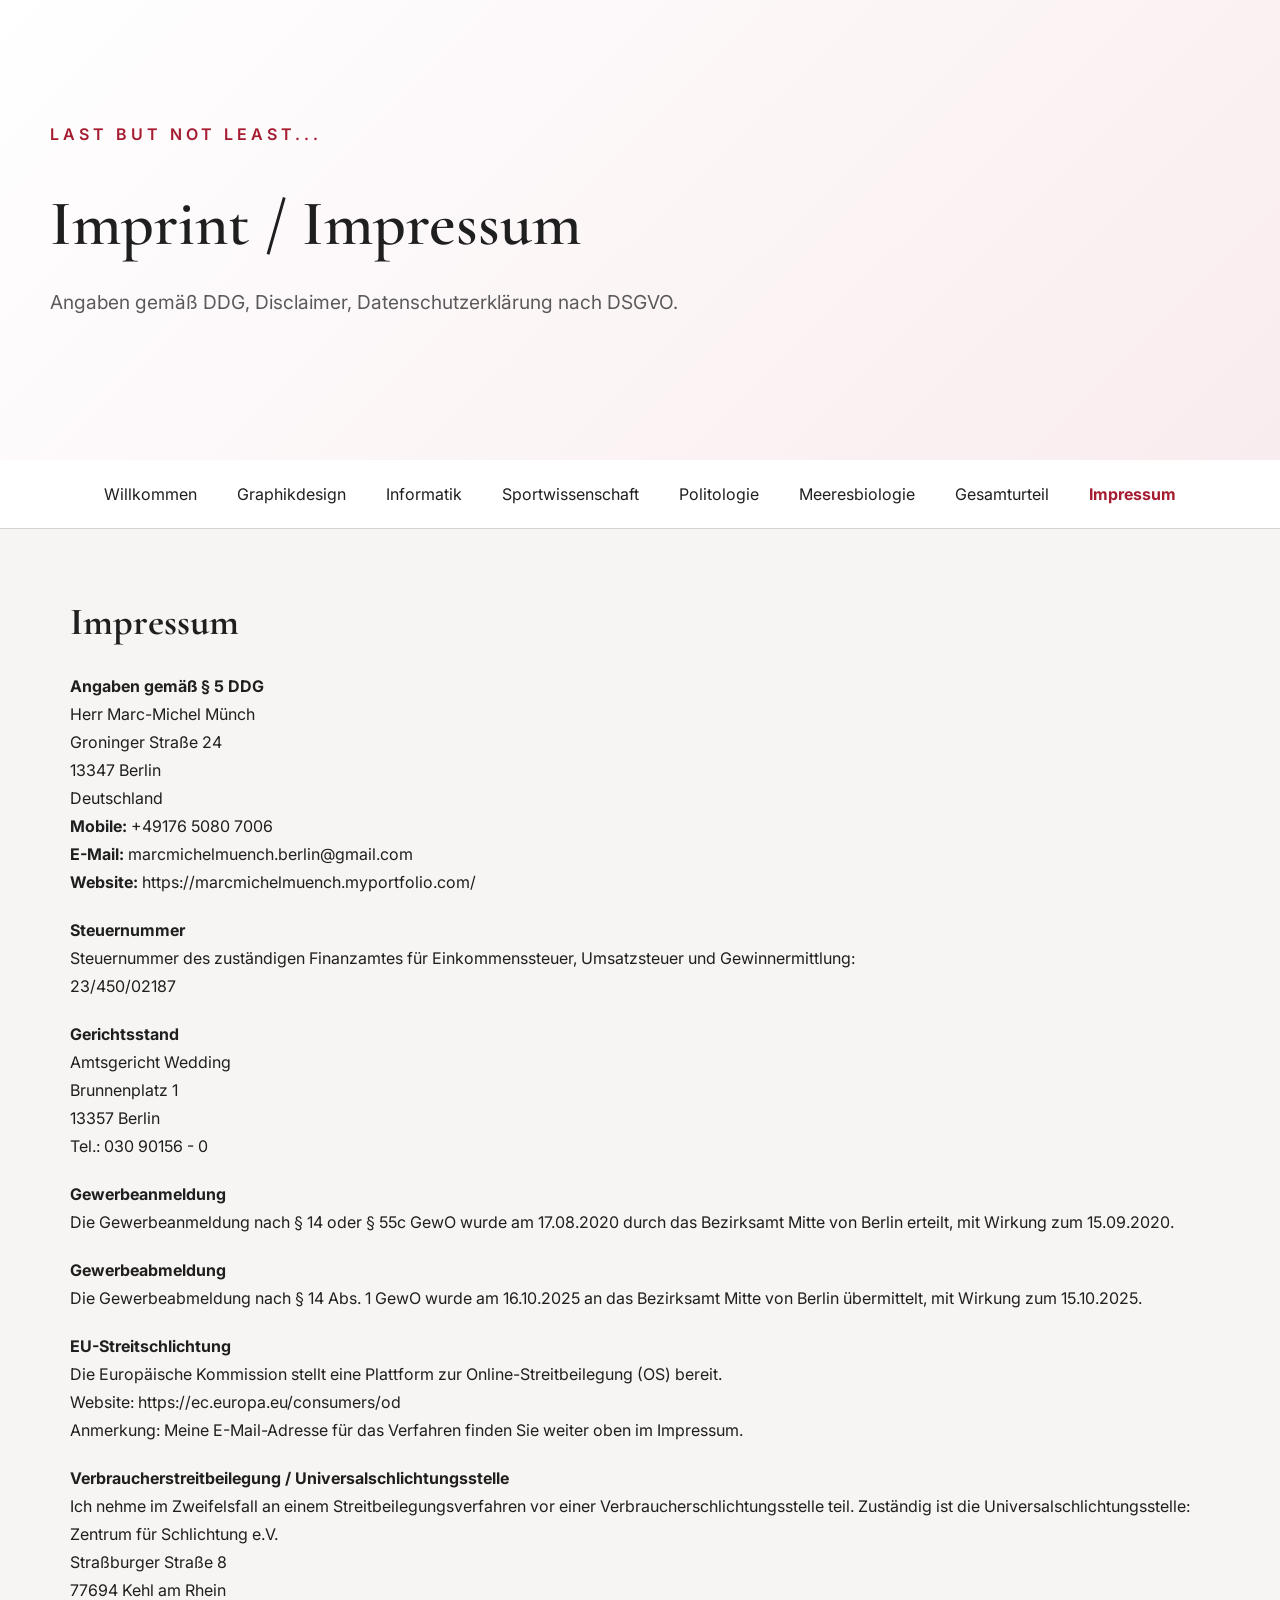
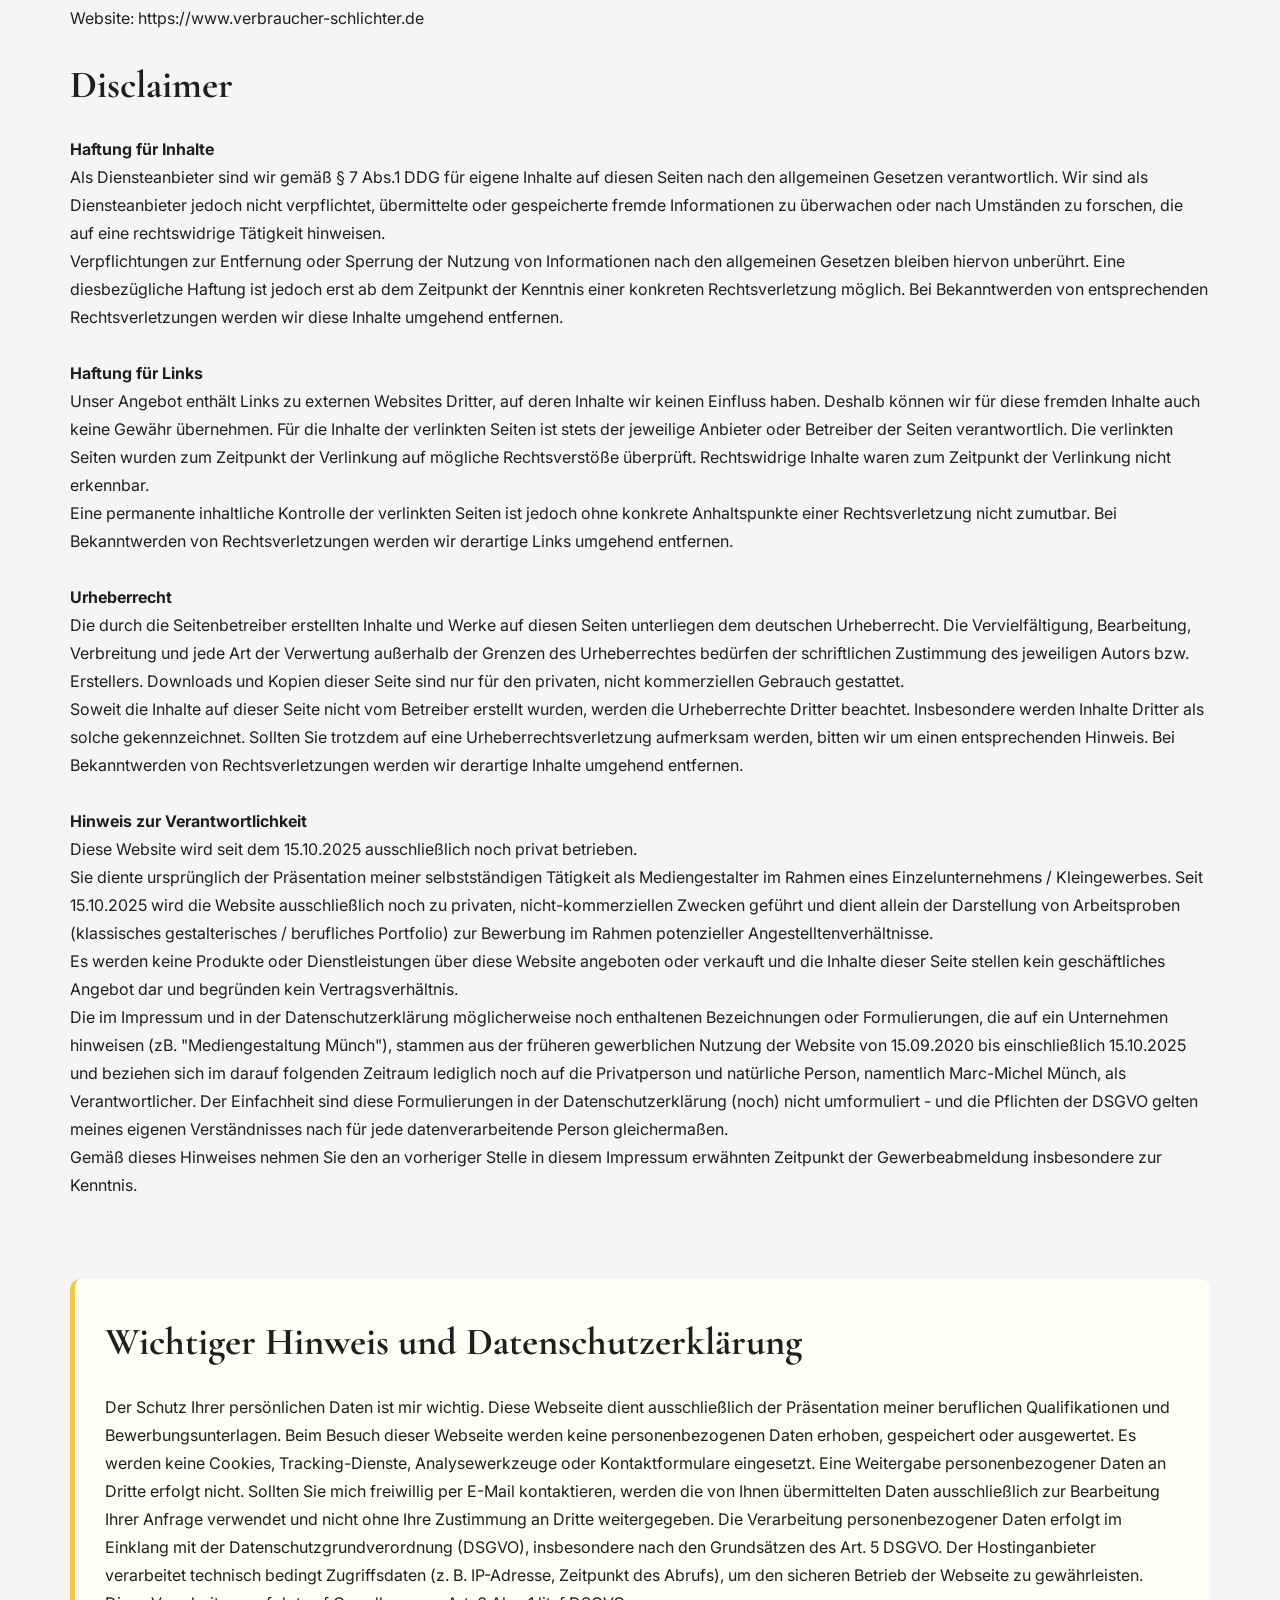
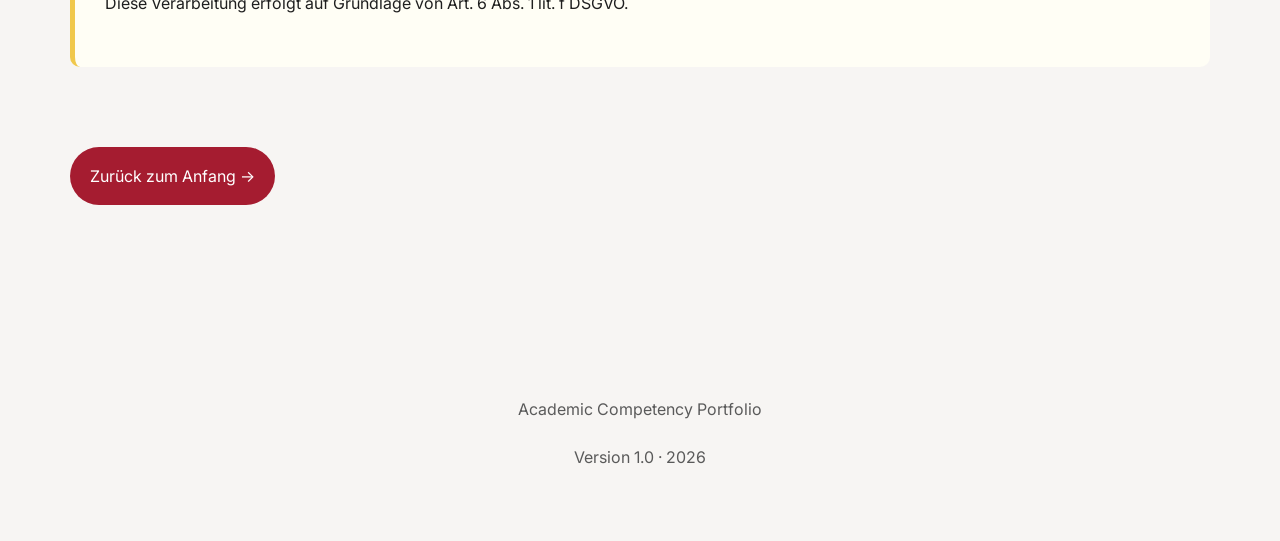
<file: imprint.html>
<!DOCTYPE html>
<html lang="de">

<head>

    <meta charset="UTF-8">
    <meta name="viewport" content="width=device-width, initial-scale=1.0">

    <title>Imprint | Marc-Michel Münch</title>

    <meta name="description"
        content="Gestützte Portfolioanalyse und Kompetenzbewertung von Marc-Michel Münch. Schwerpunkt Medieninformatik, Informatik und Digitale Medien.">

    <link rel="stylesheet" href="styles/style.css">
    <link rel="stylesheet" href="styles/print.css" media="print">

    <script defer src="scripts/script.js"></script>

</head>

<body>

    <header>

        <div class="hero">

            <div class="hero-content">

                <p class="subtitle">

                    Last but not least...

                </p>

                <h1>

                    Imprint / Impressum

                </h1>

                <p class="lead">

                    Angaben gemäß DDG, Disclaimer, Datenschutzerklärung nach DSGVO.

                </p>

            </div>

        </div>

    </header>


<!-- =======================================================
     NAVIGATION MENU
======================================================== -->

    <nav>

        <button class="menu-toggle"
        aria-label="Menü öffnen"
        aria-expanded="false">

            ☰

        </button>

        <ul>

            <li><a href="index.html">Willkommen</a></li>
            <li><a href="design.html">Graphikdesign</a></li>
            <li><a href="informatics.html">Informatik</a></li>
            <li><a href="sports.html">Sportwissenschaft</a></li>
            <li><a href="politics.html">Politologie</a></li>
            <li><a href="biology.html">Meeresbiologie</a></li>
            <li><a href="evaluation.html">Gesamturteil</a></li>
            <li><a href="imprint.html">Impressum</a></li>

        </ul>

    </nav>

<!-- =======================================================
     IMPRINT CONTENTS
======================================================== -->

    <main>

        <section class="intro">

            <h2>

                Impressum

            </h2>

            <p>
                
                <strong>Angaben gemäß § 5 DDG</strong><br>

                Herr Marc-Michel Münch<br>
                Groninger Straße 24<br>
                13347 Berlin<br>
                Deutschland<br>
                <strong>Mobile:</strong> +49176 5080 7006<br>
                <strong>E-Mail:</strong> marcmichelmuench.berlin@gmail.com<br>
                <strong>Website:</strong> https://marcmichelmuench.myportfolio.com/<br>

            </p>

            <p>

                <strong>Steuernummer</strong><br>
                Steuernummer des zuständigen Finanzamtes für Einkommenssteuer, Umsatzsteuer und Gewinnermittlung:<br>
                23/450/02187<br>
            
            </p>

            <p>
            
                <strong>Gerichtsstand</strong><br>
                Amtsgericht Wedding<br>
                Brunnenplatz 1<br>
                13357 Berlin<br>
                Tel.: 030 90156 - 0<br>

            </p>

            <p>

                <strong>Gewerbeanmeldung</strong><br>
                Die Gewerbeanmeldung nach § 14 oder § 55c GewO wurde am 17.08.2020 durch das Bezirksamt Mitte von Berlin erteilt, mit Wirkung zum 15.09.2020.<br>
            
            </p>

            <p>

                <strong>Gewerbeabmeldung</strong><br>
                Die Gewerbeabmeldung nach § 14 Abs. 1 GewO wurde am 16.10.2025 an das Bezirksamt Mitte von Berlin übermittelt, mit Wirkung zum 15.10.2025.<br>
            
            </p>

            <p>

                <strong>EU-Streitschlichtung</strong><br>
                Die Europäische Kommission stellt eine Plattform zur Online-Streitbeilegung (OS) bereit.<br>
                Website: https://ec.europa.eu/consumers/od<br>
                Anmerkung: Meine E-Mail-Adresse für das Verfahren finden Sie weiter oben im Impressum.<br>
            
            </p>

            <p>

                <strong>Verbraucherstreitbeilegung / Universalschlichtungsstelle</strong><br>
                Ich nehme im Zweifelsfall an einem Streitbeilegungsverfahren vor einer Verbraucherschlichtungsstelle teil. Zuständig ist die Universalschlichtungsstelle:<br>
                Zentrum für Schlichtung e.V.<br>
                Straßburger Straße 8<br>
                77694 Kehl am Rhein<br>
                Website: https://www.verbraucher-schlichter.de<br>

            </p>

            <h2>

                Disclaimer

            </h2>

            <p>

                <strong>Haftung für Inhalte</strong><br>
                Als Diensteanbieter sind wir gemäß § 7 Abs.1 DDG für eigene Inhalte auf diesen Seiten nach den allgemeinen Gesetzen verantwortlich. Wir sind als Diensteanbieter jedoch nicht verpflichtet, übermittelte oder gespeicherte fremde Informationen zu überwachen oder nach Umständen zu forschen, die auf eine rechtswidrige Tätigkeit hinweisen.<br>
                Verpflichtungen zur Entfernung oder Sperrung der Nutzung von Informationen nach den allgemeinen Gesetzen bleiben hiervon unberührt. Eine diesbezügliche Haftung ist jedoch erst ab dem Zeitpunkt der Kenntnis einer konkreten Rechtsverletzung möglich. Bei Bekanntwerden von entsprechenden Rechtsverletzungen werden wir diese Inhalte umgehend entfernen.<br><br>

                <strong>Haftung für Links</strong><br>
                Unser Angebot enthält Links zu externen Websites Dritter, auf deren Inhalte wir keinen Einfluss haben. Deshalb können wir für diese fremden Inhalte auch keine Gewähr übernehmen. Für die Inhalte der verlinkten Seiten ist stets der jeweilige Anbieter oder Betreiber der Seiten verantwortlich. Die verlinkten Seiten wurden zum Zeitpunkt der Verlinkung auf mögliche Rechtsverstöße überprüft. Rechtswidrige Inhalte waren zum Zeitpunkt der Verlinkung nicht erkennbar.<br>
                Eine permanente inhaltliche Kontrolle der verlinkten Seiten ist jedoch ohne konkrete Anhaltspunkte einer Rechtsverletzung nicht zumutbar. Bei Bekanntwerden von Rechtsverletzungen werden wir derartige Links umgehend entfernen.<br><br>

                <strong>Urheberrecht</strong><br>
                Die durch die Seitenbetreiber erstellten Inhalte und Werke auf diesen Seiten unterliegen dem deutschen Urheberrecht. Die Vervielfältigung, Bearbeitung, Verbreitung und jede Art der Verwertung außerhalb der Grenzen des Urheberrechtes bedürfen der schriftlichen Zustimmung des jeweiligen Autors bzw. Erstellers. Downloads und Kopien dieser Seite sind nur für den privaten, nicht kommerziellen Gebrauch gestattet.<br>
                Soweit die Inhalte auf dieser Seite nicht vom Betreiber erstellt wurden, werden die Urheberrechte Dritter beachtet. Insbesondere werden Inhalte Dritter als solche gekennzeichnet. Sollten Sie trotzdem auf eine Urheberrechtsverletzung aufmerksam werden, bitten wir um einen entsprechenden Hinweis. Bei Bekanntwerden von Rechtsverletzungen werden wir derartige Inhalte umgehend entfernen.<br><br>
                
                <strong>Hinweis zur Verantwortlichkeit</strong><br>
                Diese Website wird seit dem 15.10.2025 ausschließlich noch privat betrieben.<br>
                Sie diente ursprünglich der Präsentation meiner selbstständigen Tätigkeit als Mediengestalter im Rahmen eines Einzelunternehmens / Kleingewerbes. Seit 15.10.2025 wird die Website ausschließlich noch zu privaten, nicht-kommerziellen Zwecken geführt und dient allein der Darstellung von Arbeitsproben (klassisches gestalterisches / berufliches Portfolio) zur Bewerbung im Rahmen potenzieller Angestelltenverhältnisse.<br>
                Es werden keine Produkte oder Dienstleistungen über diese Website angeboten oder verkauft und die Inhalte dieser Seite stellen kein geschäftliches Angebot dar und begründen kein Vertragsverhältnis.<br>
                Die im Impressum und in der Datenschutzerklärung möglicherweise noch enthaltenen Bezeichnungen oder Formulierungen, die auf ein Unternehmen hinweisen (zB. "Mediengestaltung Münch"), stammen aus der früheren gewerblichen Nutzung der Website von 15.09.2020 bis einschließlich 15.10.2025 und beziehen sich im darauf folgenden Zeitraum lediglich noch auf die Privatperson und natürliche Person, namentlich Marc-Michel Münch, als Verantwortlicher. Der Einfachheit sind diese Formulierungen in der Datenschutzerklärung (noch) nicht umformuliert - und die Pflichten der DSGVO gelten meines eigenen Verständnisses nach für jede datenverarbeitende Person gleichermaßen.<br>
                Gemäß dieses Hinweises nehmen Sie den an vorheriger Stelle in diesem Impressum erwähnten Zeitpunkt der Gewerbeabmeldung insbesondere zur Kenntnis.

            </p>

        </section>


<!-- =======================================================
     PRIVACY CONTENTS
======================================================== -->

        <section class="notice reveal">

            <h2>

                Wichtiger Hinweis und Datenschutzerklärung

            </h2>

            <p>

                Der Schutz Ihrer persönlichen Daten ist mir wichtig. Diese Webseite dient ausschließlich der Präsentation meiner beruflichen Qualifikationen und Bewerbungsunterlagen.
                Beim Besuch dieser Webseite werden keine personenbezogenen Daten erhoben, gespeichert oder ausgewertet. Es werden keine Cookies, Tracking-Dienste, Analysewerkzeuge oder Kontaktformulare eingesetzt.
                Eine Weitergabe personenbezogener Daten an Dritte erfolgt nicht.
                Sollten Sie mich freiwillig per E-Mail kontaktieren, werden die von Ihnen übermittelten Daten ausschließlich zur Bearbeitung Ihrer Anfrage verwendet und nicht ohne Ihre Zustimmung an Dritte weitergegeben.
                Die Verarbeitung personenbezogener Daten erfolgt im Einklang mit der Datenschutzgrundverordnung (DSGVO), insbesondere nach den Grundsätzen des Art. 5 DSGVO.
                Der Hostinganbieter verarbeitet technisch bedingt Zugriffsdaten (z. B. IP-Adresse, Zeitpunkt des Abrufs), um den sicheren Betrieb der Webseite zu gewährleisten. Diese Verarbeitung erfolgt auf Grundlage von Art. 6 Abs. 1 lit. f DSGVO.

            </p>

        </section>

        <section>

            <a class="button" href="index.html">

                Zurück zum Anfang →

            </a>

        </section>

    </main>

    <footer>

        <p>

            Academic Competency Portfolio

        </p>

        <p>

            Version 1.0 · 2026

        </p>

    </footer>
    <button
    id="back-to-top"
    title="Nach oben">

        ↑

    </button>

</body>

</html>
</file>
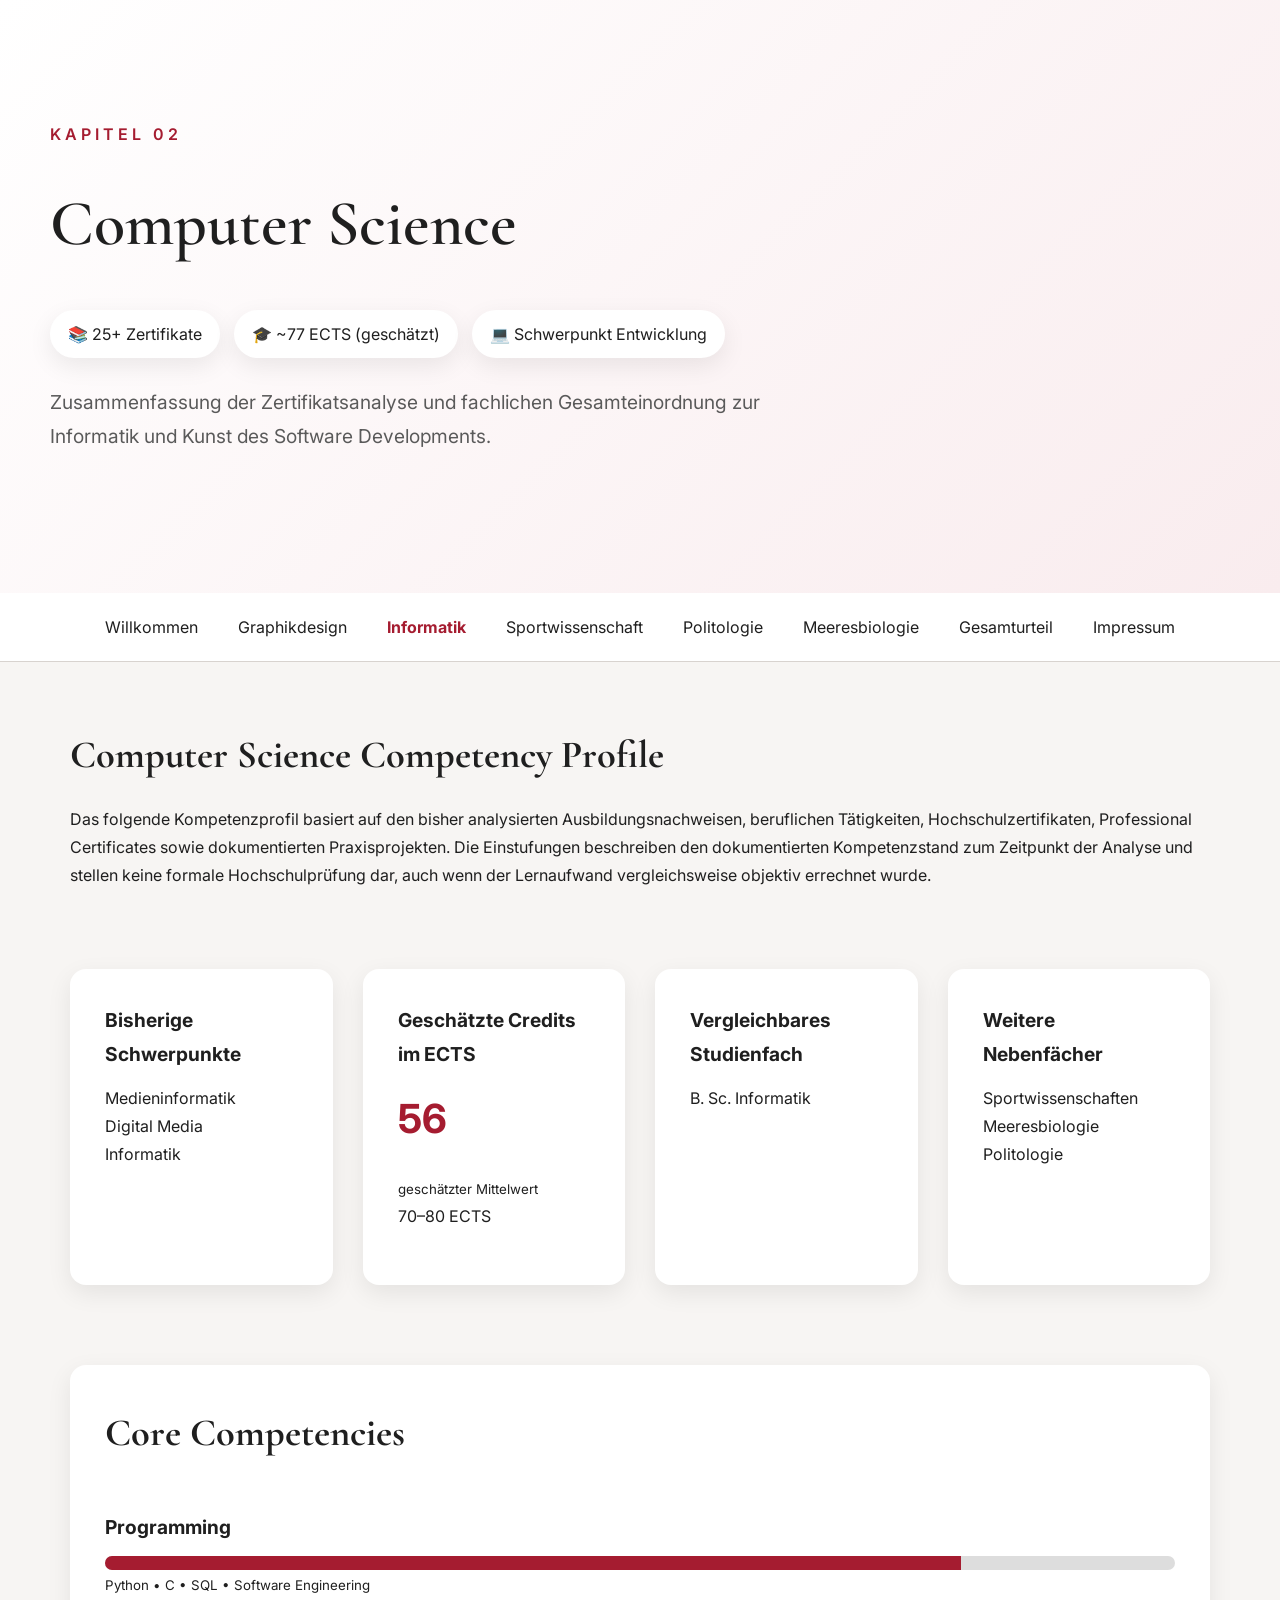
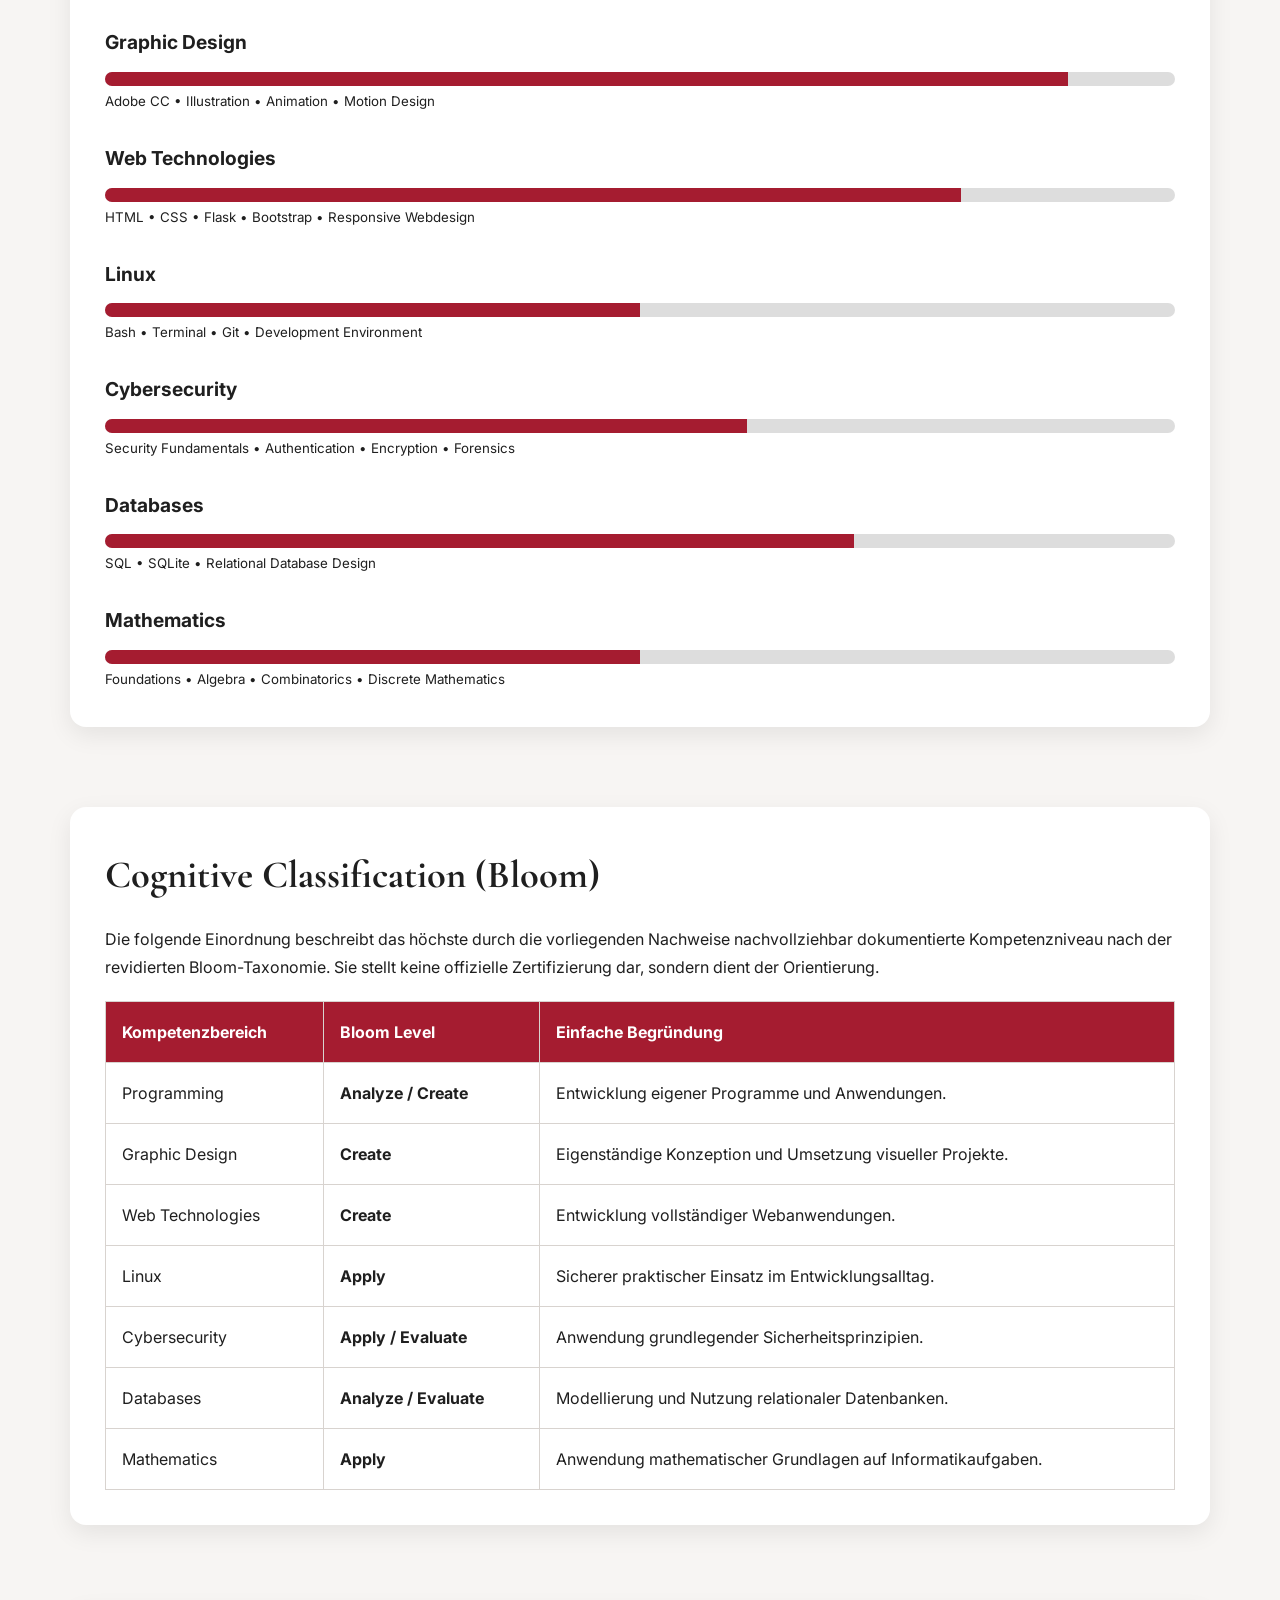
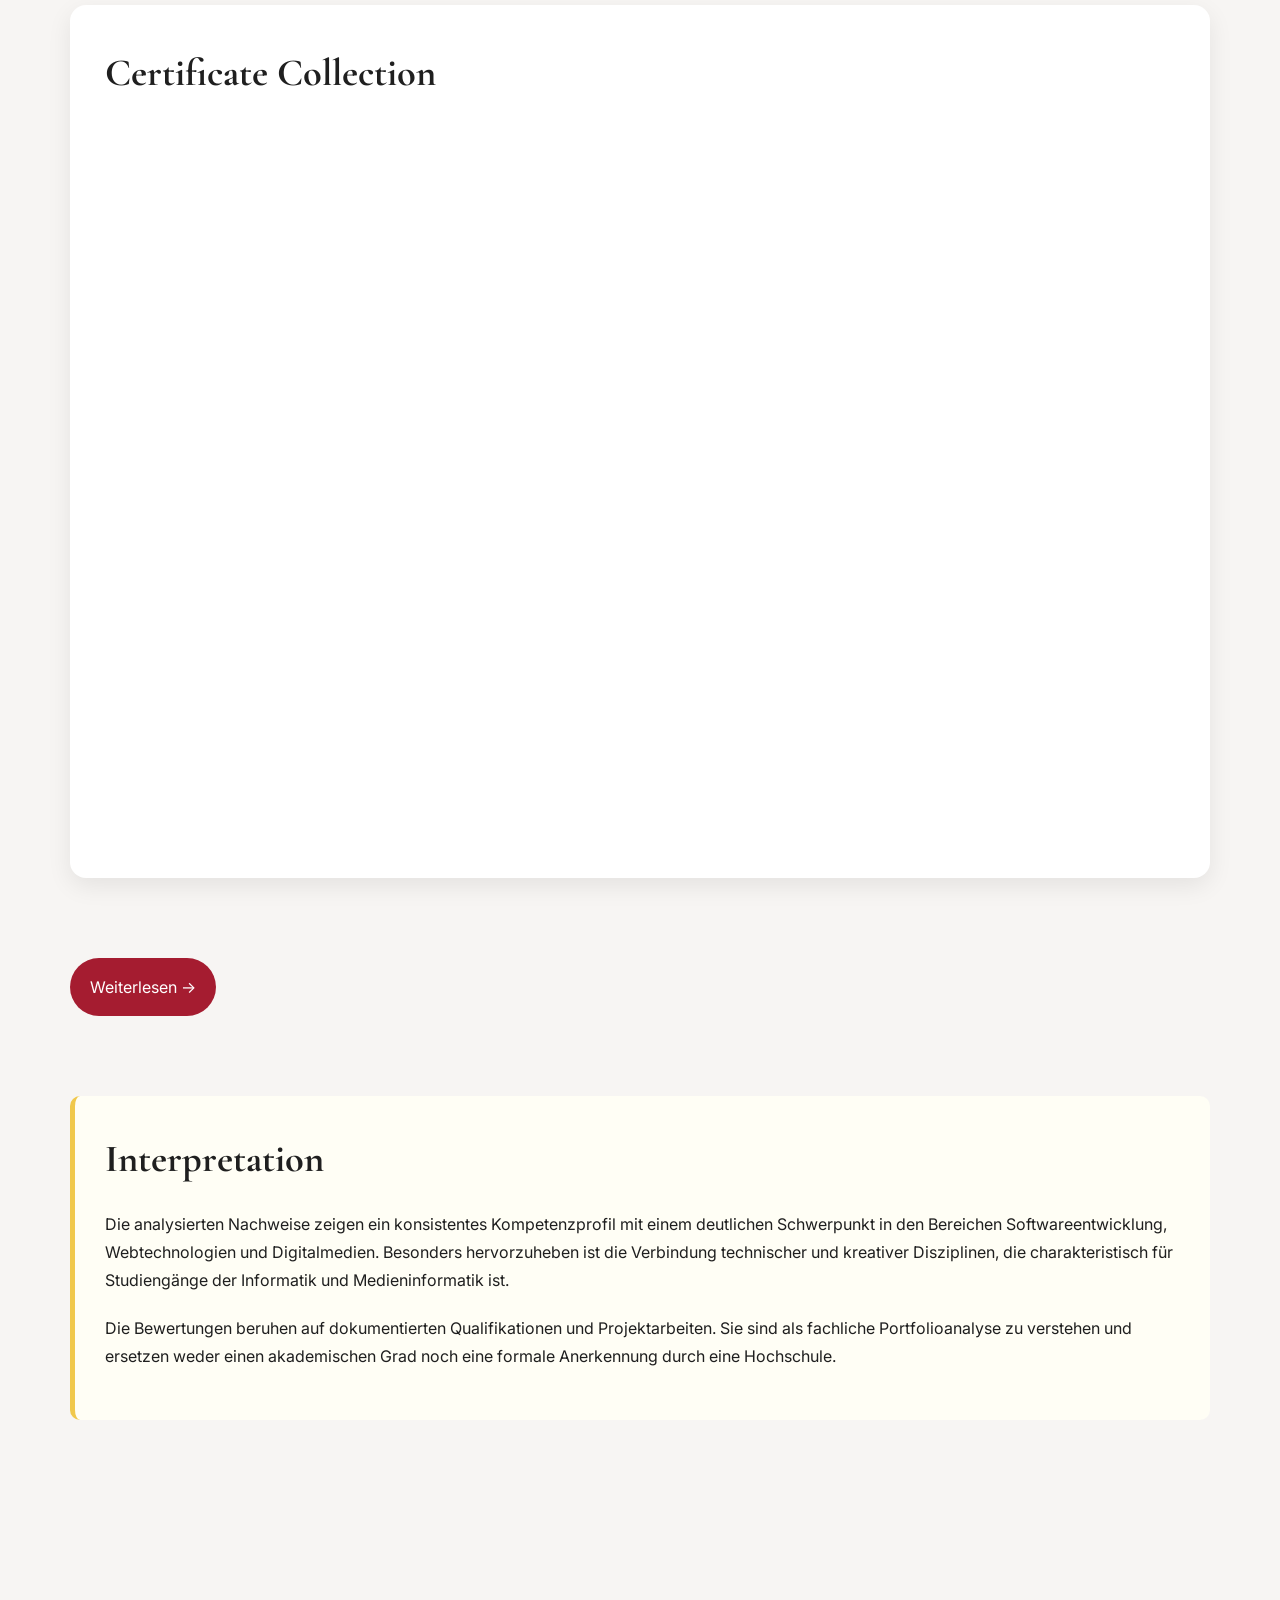
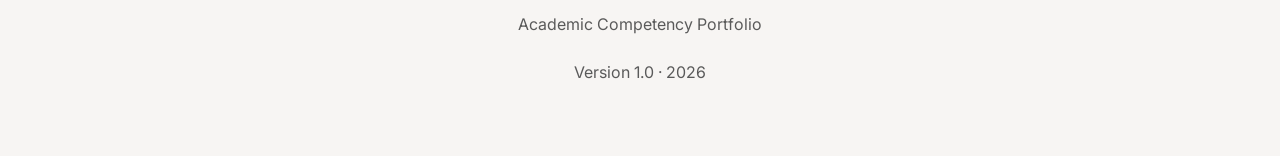
<file: informatics.html>
<!DOCTYPE html>
<html lang="de">

<head>

    <meta charset="UTF-8">
    <meta name="viewport" content="width=device-width, initial-scale=1.0">

    <title>Computer Science | Marc-Michel Münch</title>

    <meta name="description"
        content="Gestützte Portfolioanalyse und Kompetenzbewertung von Marc-Michel Münch. Schwerpunkt Medieninformatik, Informatik und Digitale Medien.">

    <link rel="stylesheet" href="styles/style.css">
    <link rel="stylesheet" href="styles/print.css" media="print">

    <script defer src="scripts/script.js"></script>

</head>

<body>

    <header>

        <div class="hero">

            <div class="hero-content">

                <p class="subtitle">

                    Kapitel 02

                </p>

                <h1>

                    Computer Science

                </h1>

                <div class="hero-badges">

                    <span>

                        📚 25+ Zertifikate

                    </span>

                    <span>

                        🎓 ~77 ECTS (geschätzt)

                    </span>

                    <span>

                        💻 Schwerpunkt Entwicklung

                    </span>

                </div>
                <br>

                <p class="lead">

                    Zusammenfassung der Zertifikatsanalyse und
                    fachlichen Gesamteinordnung zur Informatik
                    und Kunst des Software Developments.

                </p>

            </div>

        </div>

    </header>


<!-- =======================================================
     NAVIGATION MENU
======================================================== -->
    
    <nav>

        <button class="menu-toggle"
        aria-label="Menü öffnen"
        aria-expanded="false">

            ☰

        </button>

        <ul>

            <li><a href="index.html">Willkommen</a></li>
            <li><a href="design.html">Graphikdesign</a></li>
            <li><a href="informatics.html">Informatik</a></li>
            <li><a href="sports.html">Sportwissenschaft</a></li>
            <li><a href="politics.html">Politologie</a></li>
            <li><a href="biology.html">Meeresbiologie</a></li>
            <li><a href="evaluation.html">Gesamturteil</a></li>
            <li><a href="imprint.html">Impressum</a></li>

        </ul>

    </nav>


<!-- =======================================================
     COMPETENCY PROFILE
======================================================== -->

    <main>
        
        <section class="reveal">

            <h2>

                Computer Science Competency Profile

            </h2>

            <p>

                Das folgende Kompetenzprofil basiert auf den bisher analysierten
                Ausbildungsnachweisen, beruflichen Tätigkeiten, Hochschulzertifikaten,
                Professional Certificates sowie dokumentierten Praxisprojekten.
                Die Einstufungen beschreiben den dokumentierten Kompetenzstand zum
                Zeitpunkt der Analyse und stellen keine formale Hochschulprüfung dar,
                auch wenn der Lernaufwand vergleichsweise objektiv errechnet wurde.

            </p>

        </section>

        
<!-- =======================================================
     HERO CARDS OVERVIEW
======================================================== -->

        <section class="cards">

            <article class="card">

                <h3>

                    Bisherige Schwerpunkte

                </h3>

                <p>

                    Medieninformatik<br>
                    Digital Media<br>
                    Informatik

                </p>

            </article>

            <article class="card">

                <h3>

                    Geschätzte Credits im ECTS

                </h3>

                <p
                class="big-number counter"
                data-target="77">

                    0

                </p>

                <small>

                    geschätzter Mittelwert

                </small>

                <p class="range">

                    70–80 ECTS

                </p>

                <!-- <small>

                    konservative bis realistische Schätzung

                </small> -->

            </article>


            <article class="card">

                <h3>

                    Vergleichbares Studienfach

                </h3>

                <p>

                    B. Sc. Informatik

                </p>

            </article>

             <article class="card">

                <h3>

                    Weitere Nebenfächer

                </h3>

                <p>

                    Sportwissenschaften<br>
                    Meeresbiologie<br>
                    Politologie
                    

                </p>

            </article>

        </section>


<!-- =======================================================
     COMPUTER SCIENCE COMPETENCY PROFILE
======================================================== -->

        <section class="cards reveal">

            <article class="card">

                <h2>

                    Core Competencies

                </h2>

                <br>

                <div class="skill">

                    <h3>Programming</h3>

                    <div class="progress">

                        <div class="progress-fill"
                            data-width="80%"></div>

                    </div>

                    <small>
                        Python • C • SQL • Software Engineering
                    </small>

                </div>

                <br>

                <div class="skill">

                    <h3>Graphic Design</h3>

                    <div class="progress">

                        <div class="progress-fill"
                            data-width="90%"></div>

                    </div>

                    <small>
                        Adobe CC • Illustration • Animation • Motion Design
                    </small>

                </div>

                <br>

                <div class="skill">

                    <h3>Web Technologies</h3>

                    <div class="progress">

                        <div class="progress-fill"
                            data-width="80%"></div>

                    </div>

                    <small>
                        HTML • CSS • Flask • Bootstrap • Responsive Webdesign
                    </small>

                </div>

                <br>

                <div class="skill">

                    <h3>Linux</h3>

                    <div class="progress">

                        <div class="progress-fill"
                            data-width="50%"></div>

                    </div>

                    <small>
                        Bash • Terminal • Git • Development Environment
                    </small>

                </div>

                <br>

                <div class="skill">

                    <h3>Cybersecurity</h3>

                    <div class="progress">

                        <div class="progress-fill"
                            data-width="60%"></div>

                    </div>

                    <small>
                        Security Fundamentals • Authentication • Encryption • Forensics
                    </small>

                </div>

                <br>

                <div class="skill">

                    <h3>Databases</h3>

                    <div class="progress">

                        <div class="progress-fill"
                            data-width="70%"></div>

                    </div>

                    <small>
                        SQL • SQLite • Relational Database Design
                    </small>

                </div>

                <br>

                <div class="skill">

                    <h3>Mathematics</h3>

                    <div class="progress">

                        <div class="progress-fill"
                            data-width="50%"></div>

                    </div>

                    <small>
                        Foundations • Algebra • Combinatorics • Discrete Mathematics
                    </small>

                </div>

            </article>

        </section>


<!-- =======================================================
     COGNITIVE CLASSIFICATION (BLOOM TAXONOMY)
======================================================== -->

        <section class="cards reveal mobile">

            <article class="card">

            <h2>

                Cognitive Classification (Bloom)

            </h2>

            <p>

                Die folgende Einordnung beschreibt das höchste durch die
                vorliegenden Nachweise nachvollziehbar dokumentierte
                Kompetenzniveau nach der revidierten Bloom-Taxonomie.
                Sie stellt keine offizielle Zertifizierung dar,
                sondern dient der Orientierung.

            </p>

            <table>

                <thead>

                    <tr>

                        <th>Kompetenzbereich</th>

                        <th>Bloom Level</th>

                        <th>Einfache Begründung</th>

                    </tr>

                </thead>

                <tbody>

                    <tr>

                        <td>Programming</td>

                        <td><strong>Analyze / Create</strong></td>

                        <td>Entwicklung eigener Programme und Anwendungen.</td>

                    </tr>

                    <tr>

                        <td>Graphic Design</td>

                        <td><strong>Create</strong></td>

                        <td>Eigenständige Konzeption und Umsetzung visueller Projekte.</td>

                    </tr>

                    <tr>

                        <td>Web Technologies</td>

                        <td><strong>Create</strong></td>

                        <td>Entwicklung vollständiger Webanwendungen.</td>

                    </tr>

                    <tr>

                        <td>Linux</td>

                        <td><strong>Apply</strong></td>

                        <td>Sicherer praktischer Einsatz im Entwicklungsalltag.</td>

                    </tr>

                    <tr>

                        <td>Cybersecurity</td>

                        <td><strong>Apply / Evaluate</strong></td>

                        <td>Anwendung grundlegender Sicherheitsprinzipien.</td>

                    </tr>

                    <tr>

                        <td>Databases</td>

                        <td><strong>Analyze / Evaluate</strong></td>

                        <td>Modellierung und Nutzung relationaler Datenbanken.</td>

                    </tr>

                    <tr>

                        <td>Mathematics</td>

                        <td><strong>Apply</strong></td>

                        <td>Anwendung mathematischer Grundlagen auf Informatikaufgaben.</td>

                    </tr>

                </tbody>

            </table>

            </article>

        </section>


<!-- =======================================================
     CERTIFICATE COLLECTION
======================================================== -->

        <section class="cards reveal" id="pdf-container">

            <article class="card">

                <h2>

                    Certificate Collection

                </h2>

                <div class="pdf-container">
                    <iframe 
                    src="certs/00-certificates-informatics-mmmuench.pdf" 
                    width="100%" 
                    height="800px">
                    </iframe>
                </div>

            </article>

        </section>

        <section class="buttons">
            
            <a class="button" href="sports.html">

                Weiterlesen →

            </a>

        </section>


<!-- =======================================================
     INTERPRETATION
======================================================== -->

        <section class="notice reveal">

            <h2>

                Interpretation

            </h2>

            <p>

                Die analysierten Nachweise zeigen ein konsistentes Kompetenzprofil
                mit einem deutlichen Schwerpunkt in den Bereichen
                Softwareentwicklung, Webtechnologien und Digitalmedien.
                Besonders hervorzuheben ist die Verbindung technischer und kreativer
                Disziplinen, die charakteristisch für Studiengänge der Informatik
                und Medieninformatik ist.
            
            </p>

            <p>

                Die Bewertungen beruhen auf dokumentierten Qualifikationen und
                Projektarbeiten. Sie sind als fachliche Portfolioanalyse zu
                verstehen und ersetzen weder einen akademischen Grad noch eine
                formale Anerkennung durch eine Hochschule.

            </p>

        </section>

    </main>


    <footer>

        <p>

            Academic Competency Portfolio

        </p>

        <p>

            Version 1.0 · 2026

        </p>

    </footer>


    <button
        id="back-to-top"
        title="Nach oben">

        ↑

    </button>


</body>

</html>
</file>
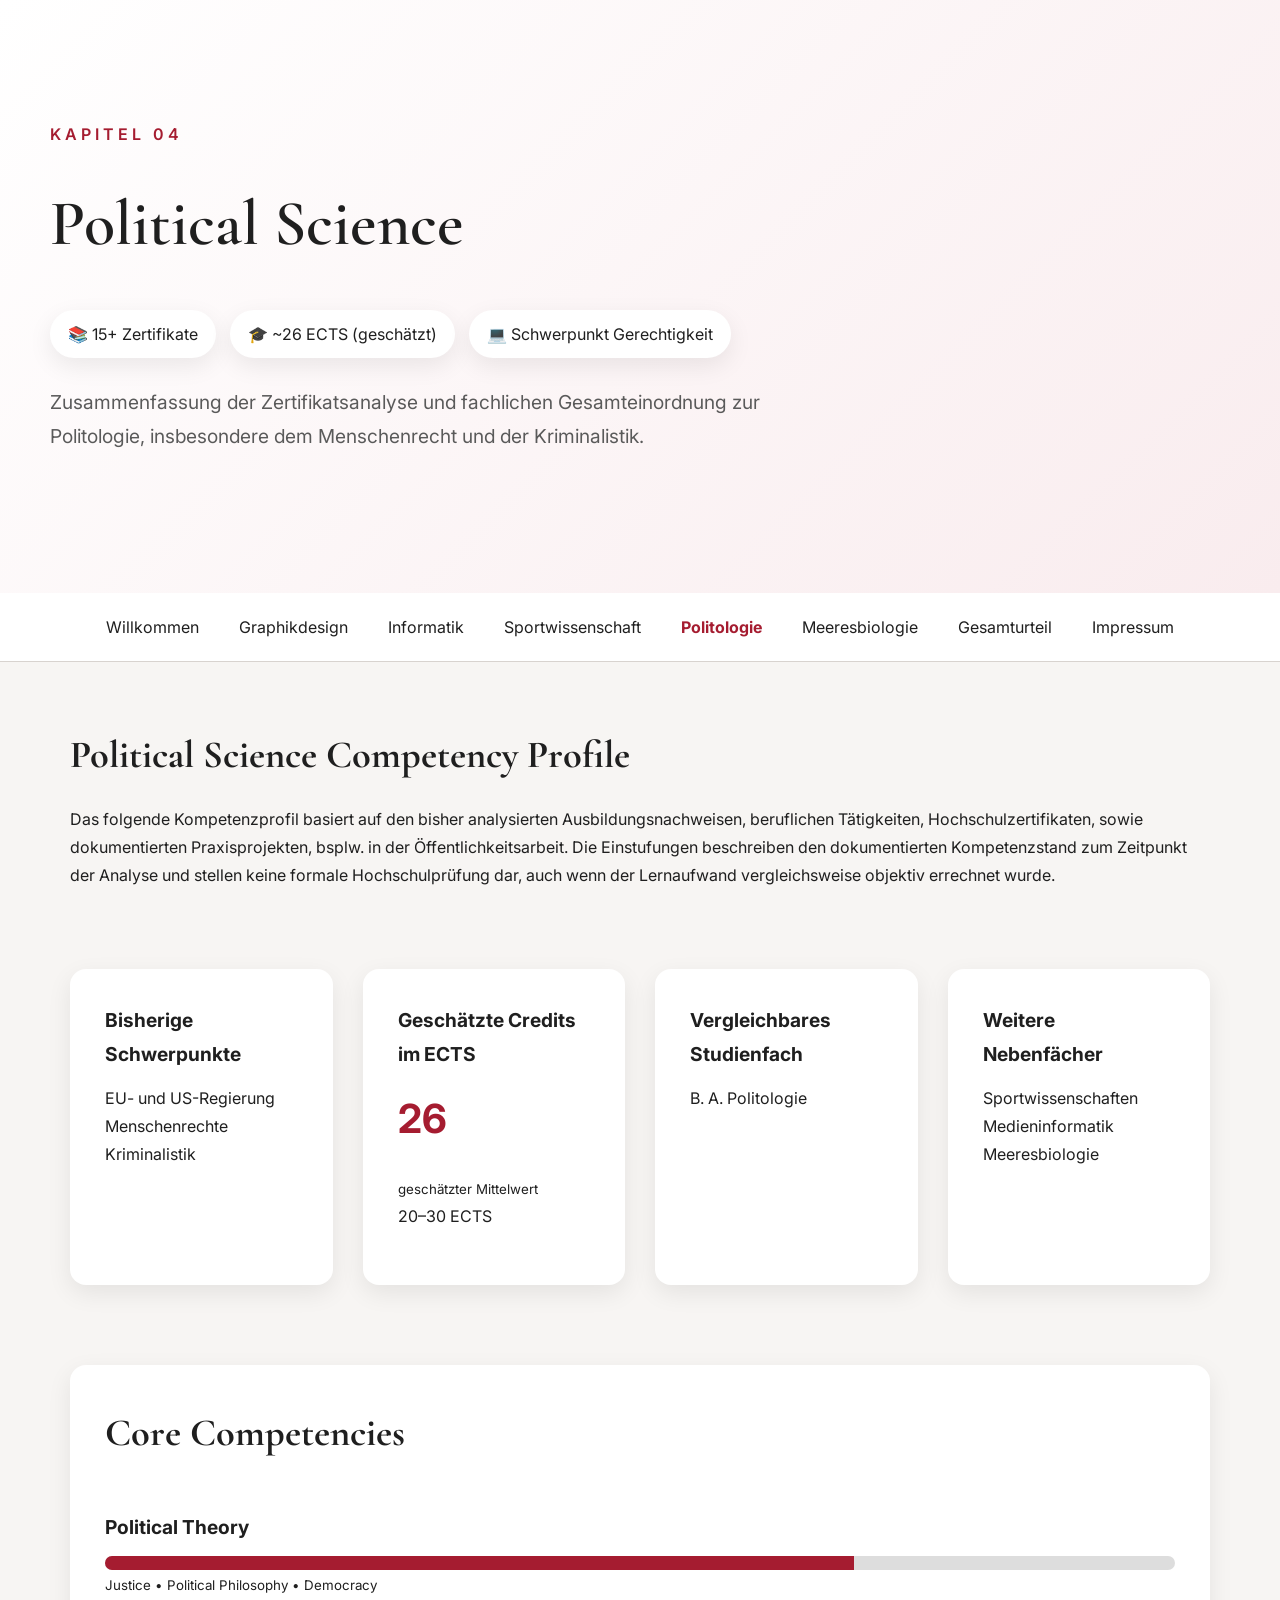
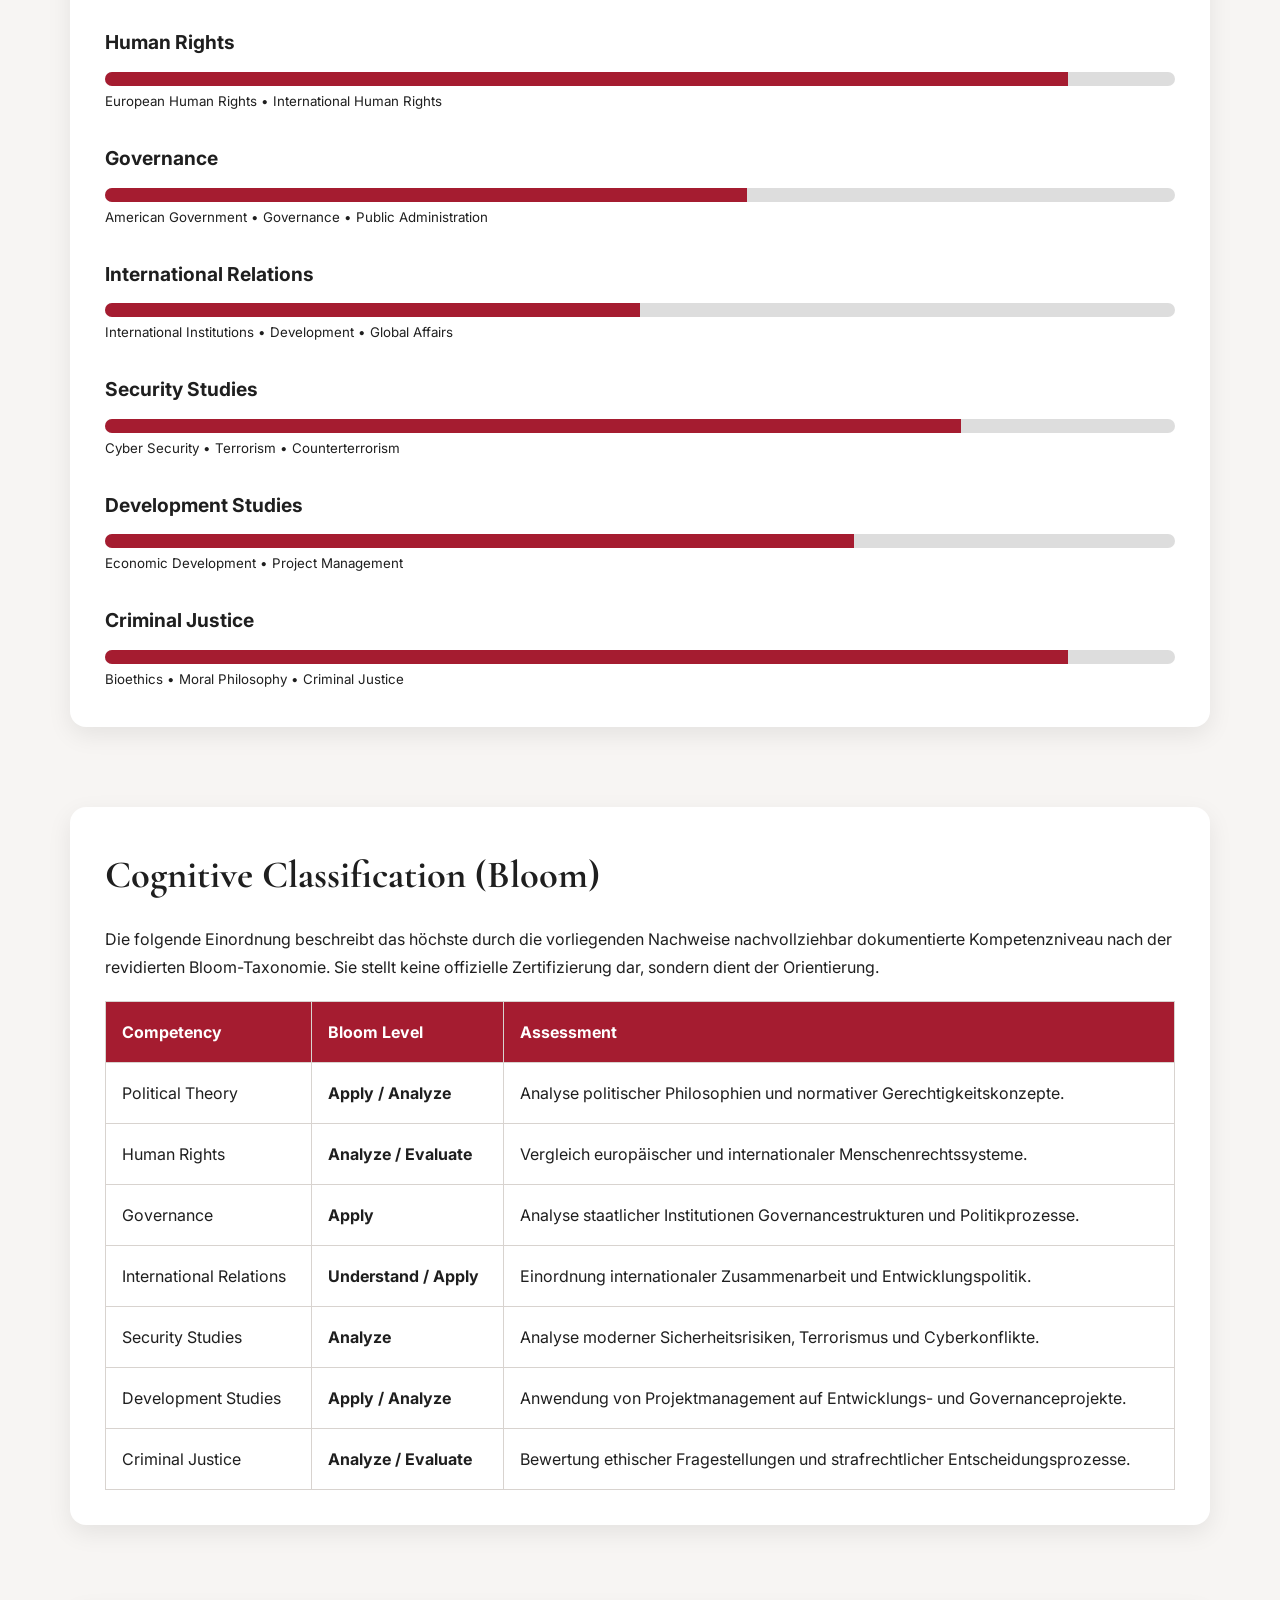
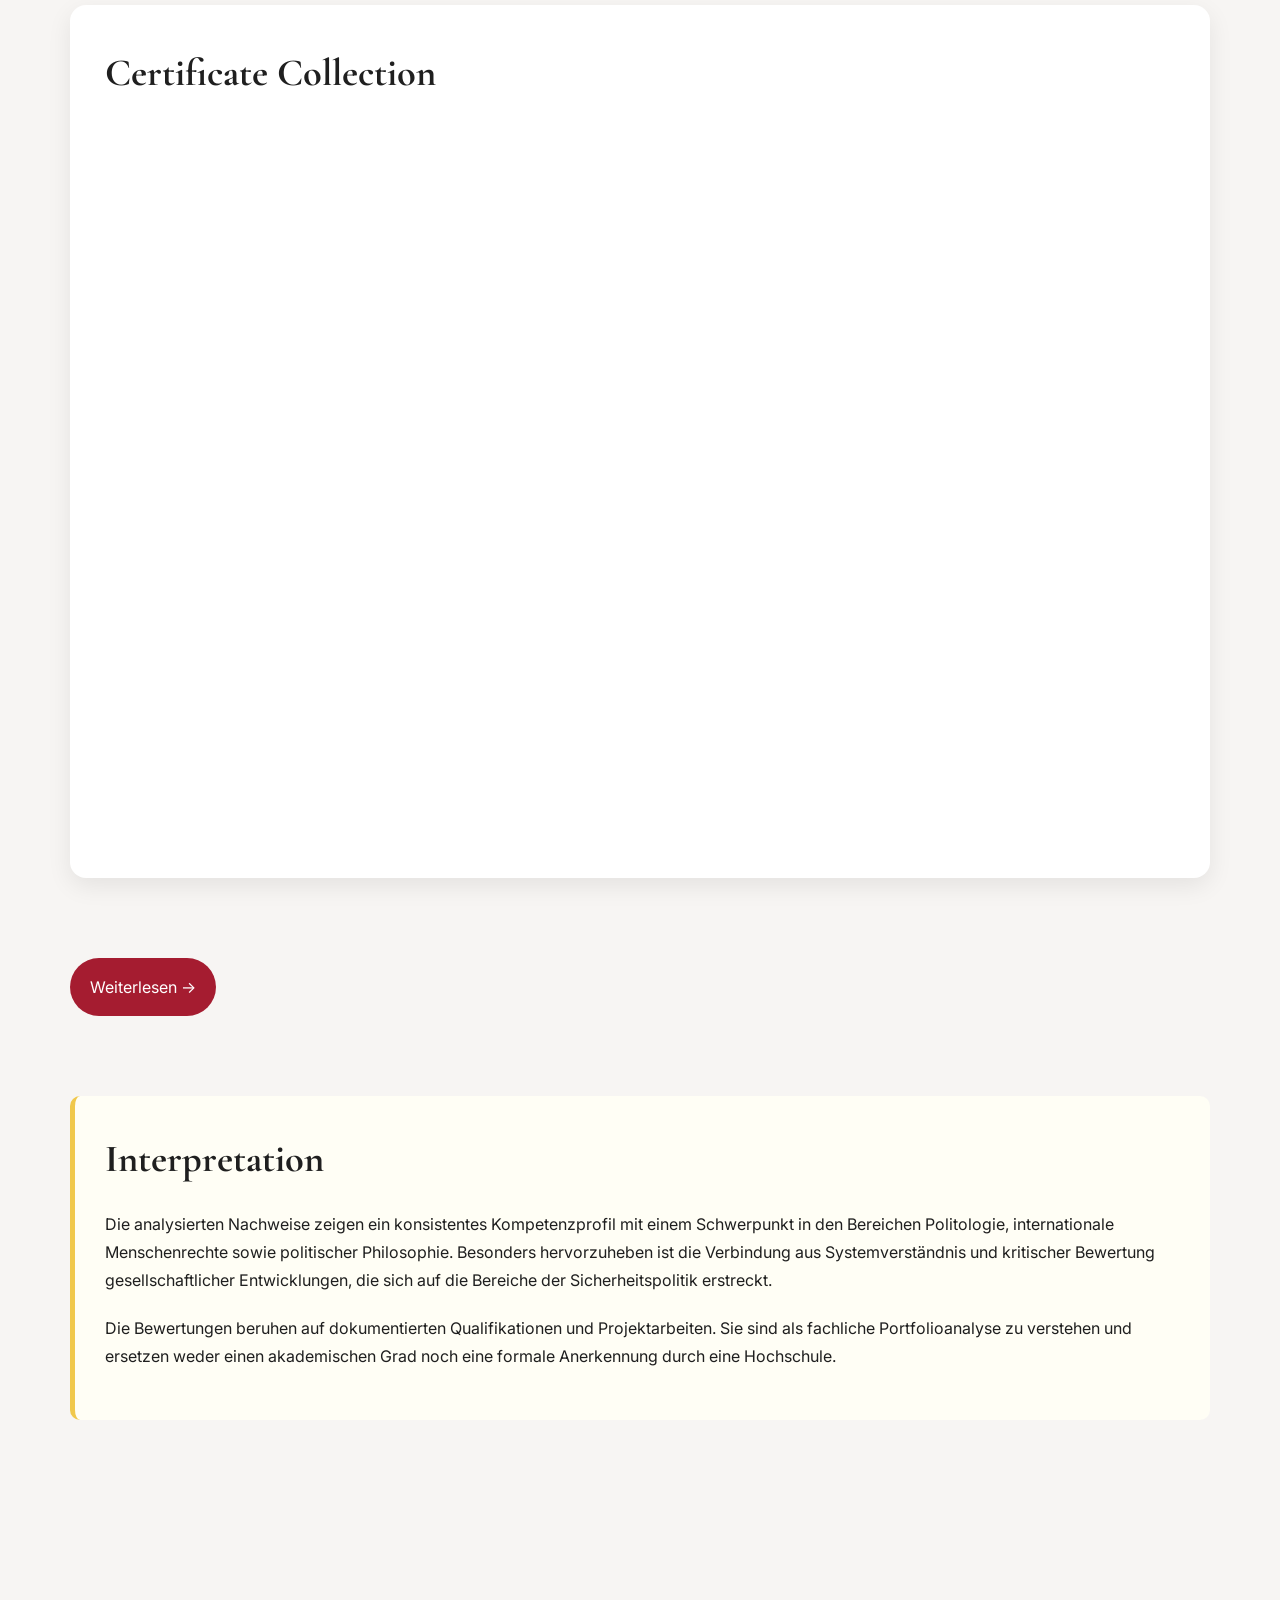
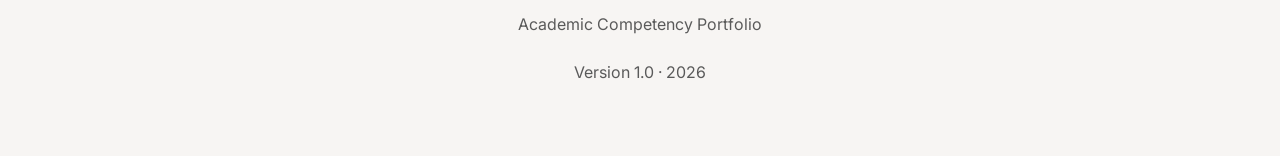
<file: politics.html>
<!DOCTYPE html>
<html lang="de">

<head>

    <meta charset="UTF-8">
    <meta name="viewport" content="width=device-width, initial-scale=1.0">

    <title>Political Science | Marc-Michel Münch</title>

    <meta name="description"
        content="Gestützte Portfolioanalyse und Kompetenzbewertung von Marc-Michel Münch. Schwerpunkt Medieninformatik, Informatik und Digitale Medien.">

    <link rel="stylesheet" href="styles/style.css">
    <link rel="stylesheet" href="styles/print.css" media="print">

    <script defer src="scripts/script.js"></script>

</head>

<body>

    <header>

        <div class="hero">

            <div class="hero-content">

                <p class="subtitle">

                    Kapitel 04

                </p>

                <h1>

                    Political Science

                </h1>

                <div class="hero-badges">

                    <span>

                        📚 15+ Zertifikate

                    </span>

                    <span>

                        🎓 ~26 ECTS (geschätzt)

                    </span>

                    <span>

                        💻 Schwerpunkt Gerechtigkeit

                    </span>

                </div>
                <br>

                <p class="lead">

                    Zusammenfassung der Zertifikatsanalyse und
                    fachlichen Gesamteinordnung zur Politologie,
                    insbesondere dem Menschenrecht und der Kriminalistik.

                </p>

            </div>

        </div>

    </header>


<!-- =======================================================
     NAVIGATION MENU
======================================================== -->
    
    <nav>

        <button class="menu-toggle"
        aria-label="Menü öffnen"
        aria-expanded="false">

            ☰

        </button>

        <ul>

            <li><a href="index.html">Willkommen</a></li>
            <li><a href="design.html">Graphikdesign</a></li>
            <li><a href="informatics.html">Informatik</a></li>
            <li><a href="sports.html">Sportwissenschaft</a></li>
            <li><a href="politics.html">Politologie</a></li>
            <li><a href="biology.html">Meeresbiologie</a></li>
            <li><a href="evaluation.html">Gesamturteil</a></li>
            <li><a href="imprint.html">Impressum</a></li>

        </ul>

    </nav>


<!-- =======================================================
     COMPETENCY PROFILE
======================================================== -->

    <main>

        <section class="reveal">

            <h2>

                Political Science Competency Profile

            </h2>

            <p>

                Das folgende Kompetenzprofil basiert auf den bisher analysierten
                Ausbildungsnachweisen, beruflichen Tätigkeiten, Hochschulzertifikaten,
                sowie dokumentierten Praxisprojekten, bsplw. in der Öffentlichkeitsarbeit.
                Die Einstufungen beschreiben den dokumentierten Kompetenzstand zum
                Zeitpunkt der Analyse und stellen keine formale Hochschulprüfung dar,
                auch wenn der Lernaufwand vergleichsweise objektiv errechnet wurde.

            </p>

        </section>


<!-- =======================================================
     HERO CARDS OVERVIEW
======================================================== -->

        <section class="cards">

            <article class="card">

                <h3>

                    Bisherige Schwerpunkte

                </h3>

                <p>

                    EU- und US-Regierung<br>
                    Menschenrechte<br>
                    Kriminalistik

                </p>

            </article>

            <article class="card">

                <h3>

                    Geschätzte Credits im ECTS

                </h3>

                <p
                class="big-number counter"
                data-target="26">

                    0

                </p>

                <small>

                    geschätzter Mittelwert

                </small>

                <p class="range">

                    20–30 ECTS

                </p>

                <!-- <small>

                    konservative bis realistische Schätzung

                </small> -->

            </article>


            <article class="card">

                <h3>

                    Vergleichbares Studienfach

                </h3>

                <p>

                    B. A. Politologie

                </p>

            </article>

             <article class="card">

                <h3>

                    Weitere Nebenfächer

                </h3>

                <p>

                    Sportwissenschaften<br>
                    Medieninformatik<br>
                    Meeresbiologie

                </p>

            </article>

        </section>


<!-- =======================================================
     POLITICAL SCIENCE COMPETENCY PROFILE
======================================================== -->

        <section class="cards reveal">

            <article class="card">

                <h2>

                    Core Competencies

                </h2>

                <br>

                <div class="skill">

                    <h3>Political Theory</h3>

                    <div class="progress">

                        <div class="progress-fill"
                            data-width="70%"></div>

                    </div>

                    <small>

                        Justice • Political Philosophy • Democracy

                    </small>

                </div>

                <br>

                <div class="skill">

                    <h3>Human Rights</h3>

                    <div class="progress">

                        <div class="progress-fill"
                            data-width="90%"></div>

                    </div>

                    <small>

                        European Human Rights • International Human Rights

                    </small>

                </div>

                <br>

                <div class="skill">

                    <h3>Governance</h3>

                    <div class="progress">

                        <div class="progress-fill"
                            data-width="60%"></div>

                    </div>

                    <small>

                        American Government • Governance • Public Administration

                    </small>

                </div>

                <br>

                <div class="skill">

                    <h3>International Relations</h3>

                    <div class="progress">

                        <div class="progress-fill"
                            data-width="50%"></div>

                    </div>

                    <small>

                        International Institutions • Development • Global Affairs

                    </small>

                </div>

                <br>

                <div class="skill">

                    <h3>Security Studies</h3>

                    <div class="progress">

                        <div class="progress-fill"
                            data-width="80%"></div>

                    </div>

                    <small>

                        Cyber Security • Terrorism • Counterterrorism

                    </small>

                </div>

                <br>

                <div class="skill">

                    <h3>Development Studies</h3>

                    <div class="progress">

                        <div class="progress-fill"
                            data-width="70%"></div>

                    </div>

                    <small>

                        Economic Development • Project Management

                    </small>

                </div>

                <br>

                <div class="skill">

                    <h3>Criminal Justice</h3>

                    <div class="progress">

                        <div class="progress-fill"
                            data-width="90%"></div>

                    </div>

                    <small>

                        Bioethics • Moral Philosophy • Criminal Justice 

                    </small>

                </div>

            </article>

        </section>


<!-- =======================================================
     COGNITIVE CLASSIFICATION (BLOOM TAXONOMY)
======================================================== -->

        <section class="cards reveal mobile">

            <article class="card">

                <h2>

                    Cognitive Classification (Bloom)

                </h2>

                <p>

                    Die folgende Einordnung beschreibt das höchste durch die
                    vorliegenden Nachweise nachvollziehbar dokumentierte
                    Kompetenzniveau nach der revidierten Bloom-Taxonomie.
                    Sie stellt keine offizielle Zertifizierung dar,
                    sondern dient der Orientierung.

                </p>

                <table>

                    <thead>

                        <tr>

                            <th>Competency</th>

                            <th>Bloom Level</th>

                            <th>Assessment</th>

                        </tr>

                    </thead>

                    <tbody>

                        <tr>

                            <td>Political Theory</td>

                            <td><strong>Apply / Analyze</strong></td>

                            <td>Analyse politischer Philosophien und normativer Gerechtigkeitskonzepte.</td>

                        </tr>

                        <tr>

                            <td>Human Rights</td>

                            <td><strong>Analyze / Evaluate</strong></td>

                            <td>Vergleich europäischer und internationaler Menschenrechtssysteme.</td>

                        </tr>

                        <tr>

                            <td>Governance</td>

                            <td><strong>Apply</strong></td>

                            <td>Analyse staatlicher Institutionen Governancestrukturen und Politikprozesse.</td>

                        </tr>

                        <tr>

                            <td>International Relations</td>

                            <td><strong>Understand / Apply</strong></td>

                            <td>Einordnung internationaler Zusammenarbeit und Entwicklungspolitik.</td>

                        </tr>

                        <tr>

                            <td>Security Studies</td>

                            <td><strong>Analyze</strong></td>

                            <td>Analyse moderner Sicherheitsrisiken, Terrorismus und Cyberkonflikte.</td>

                        </tr>

                        <tr>

                            <td>Development Studies</td>

                            <td><strong>Apply / Analyze</strong></td>

                            <td>Anwendung von Projektmanagement auf Entwicklungs- und Governanceprojekte.</td>

                        </tr>

                        <tr>

                            <td>Criminal Justice</td>

                            <td><strong>Analyze / Evaluate</strong></td>

                            <td>Bewertung ethischer Fragestellungen und strafrechtlicher Entscheidungsprozesse.</td>

                        </tr>

                    </tbody>

                </table>

            </article>

        </section>


<!-- =======================================================
     CERTIFICATE COLLECTION
======================================================== -->

        <section class="cards reveal" id="pdf-container">

            <article class="card">

                <h2>

                    Certificate Collection

                </h2>

                <div class="pdf-container">

                    <iframe
                        src="certs/00-certificates-politics-mmmuench.pdf"
                        width="100%"
                        height="800px">

                    </iframe>

                </div>

            </article>

        </section>

        <section class="buttons">
            
            <a class="button" href="biology.html">

                Weiterlesen →

            </a>

        </section>


<!-- =======================================================
     INTERPRETATION
======================================================== -->

        <section class="notice reveal">

            <h2>

                Interpretation

            </h2>

            <p>

                Die analysierten Nachweise zeigen ein konsistentes Kompetenzprofil
                mit einem Schwerpunkt in den Bereichen Politologie, internationale
                Menschenrechte sowie politischer Philosophie. Besonders hervorzuheben 
                ist die Verbindung aus Systemverständnis und kritischer Bewertung 
                gesellschaftlicher Entwicklungen, die sich auf die Bereiche
                der Sicherheitspolitik erstreckt.

            </p>

            <p>

                Die Bewertungen beruhen auf dokumentierten Qualifikationen und
                Projektarbeiten. Sie sind als fachliche Portfolioanalyse zu
                verstehen und ersetzen weder einen akademischen Grad noch eine
                formale Anerkennung durch eine Hochschule.

            </p>

        </section>

    </main>


    <footer>

        <p>

            Academic Competency Portfolio

        </p>

        <p>

            Version 1.0 · 2026

        </p>

    </footer>


    <button
        id="back-to-top"
        title="Nach oben">

        ↑

    </button>


</body>

</html>
</file>
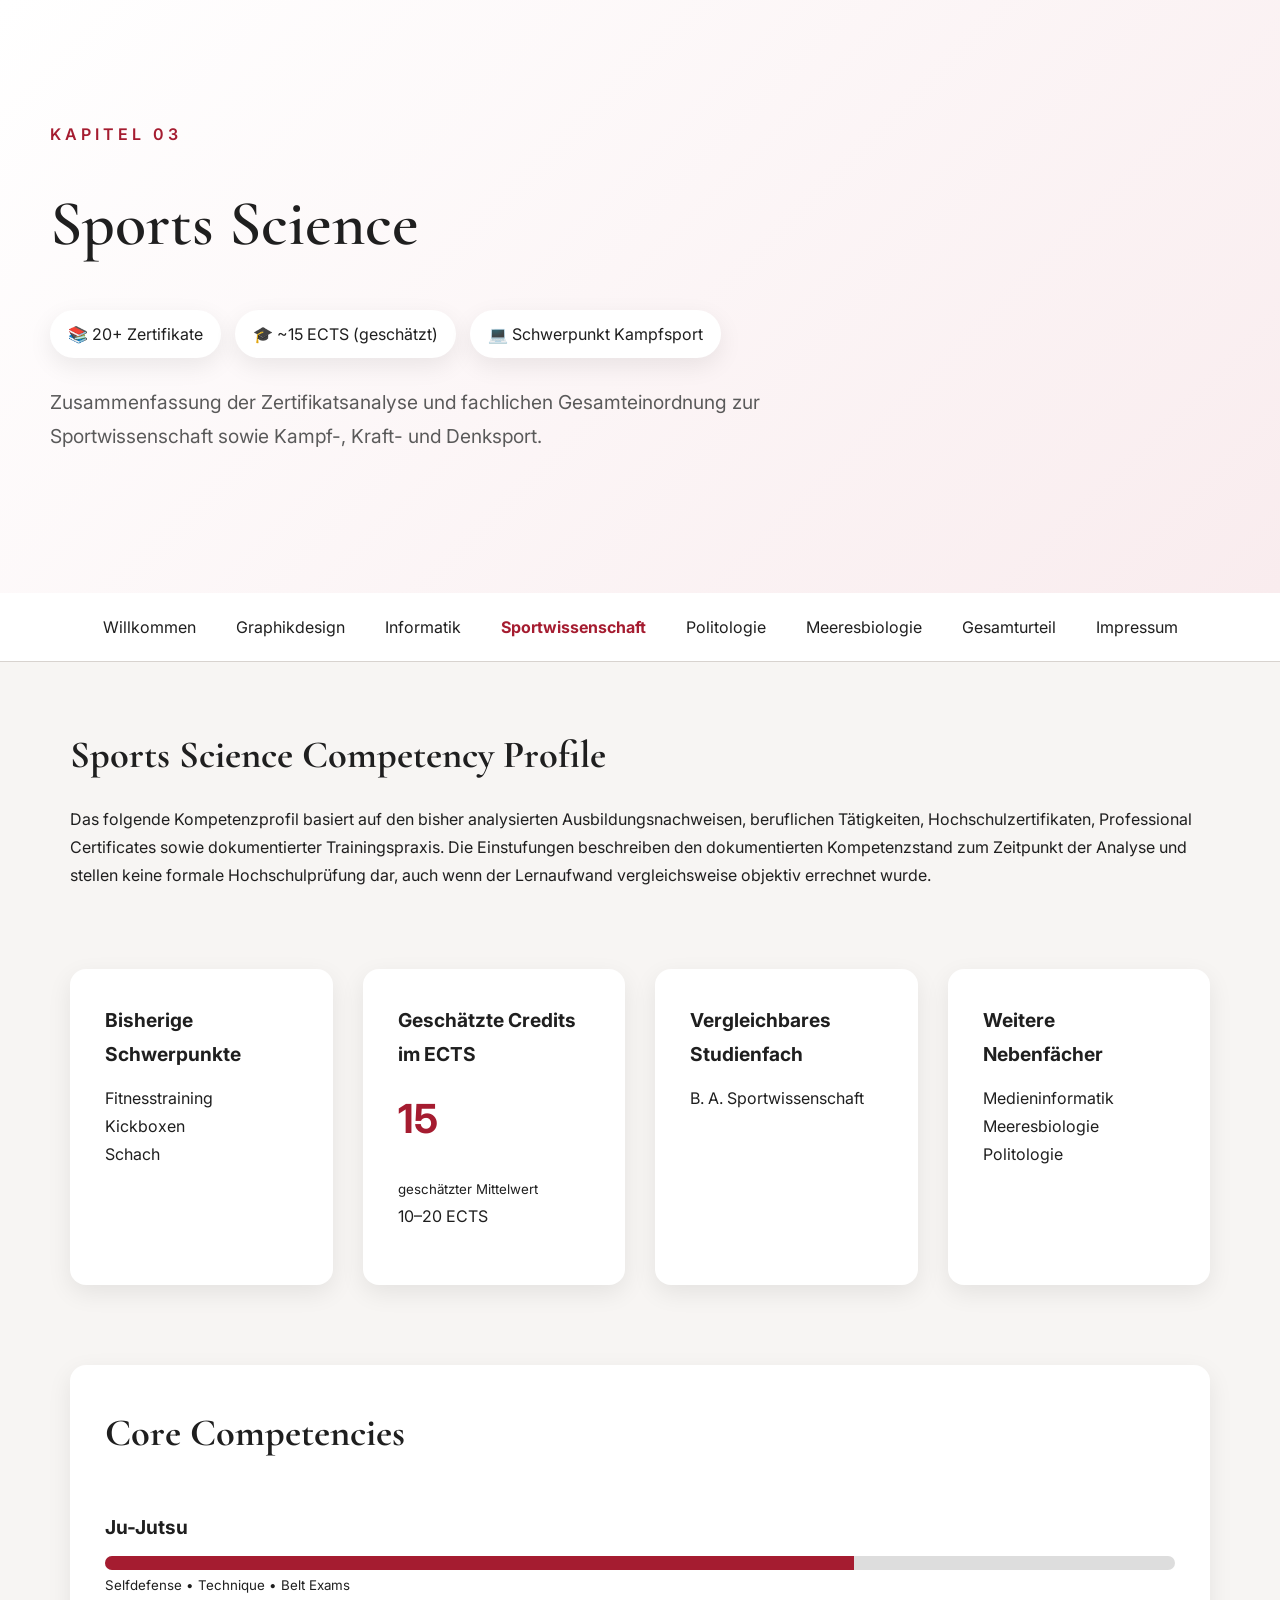
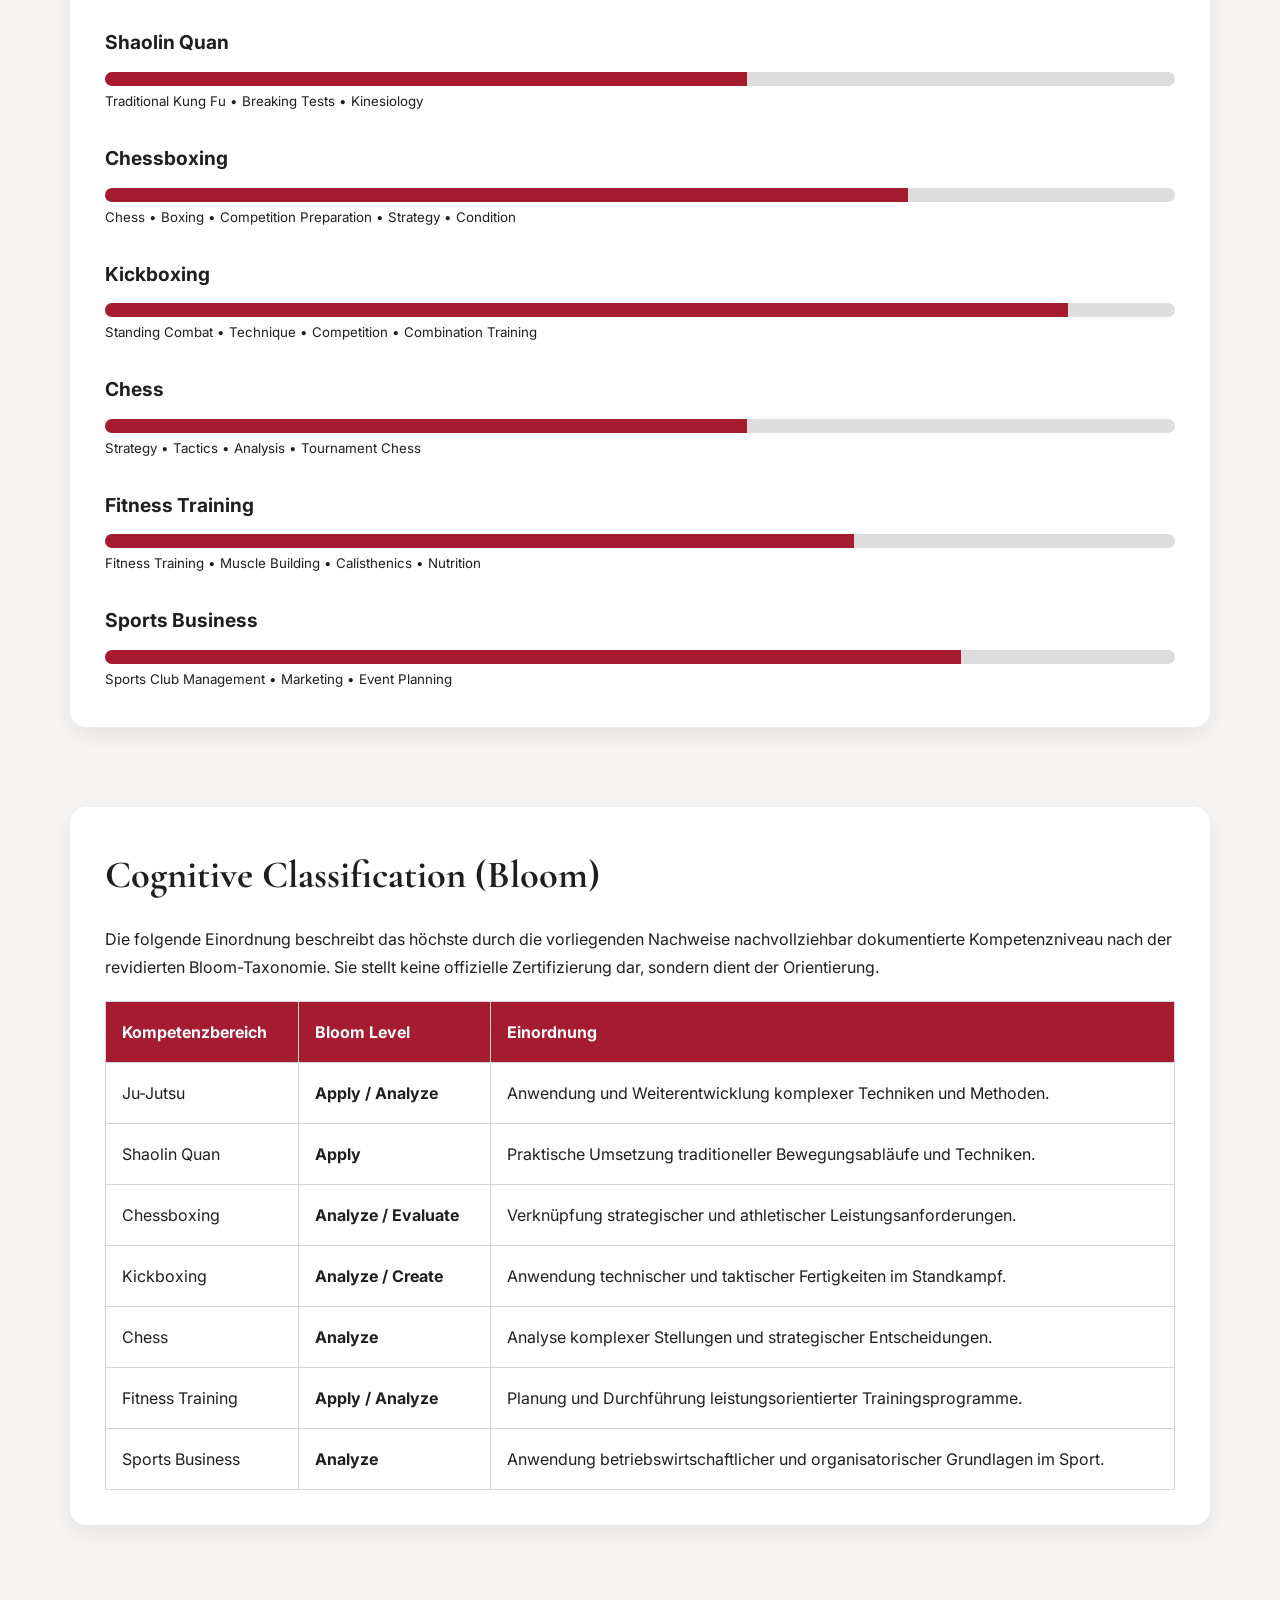
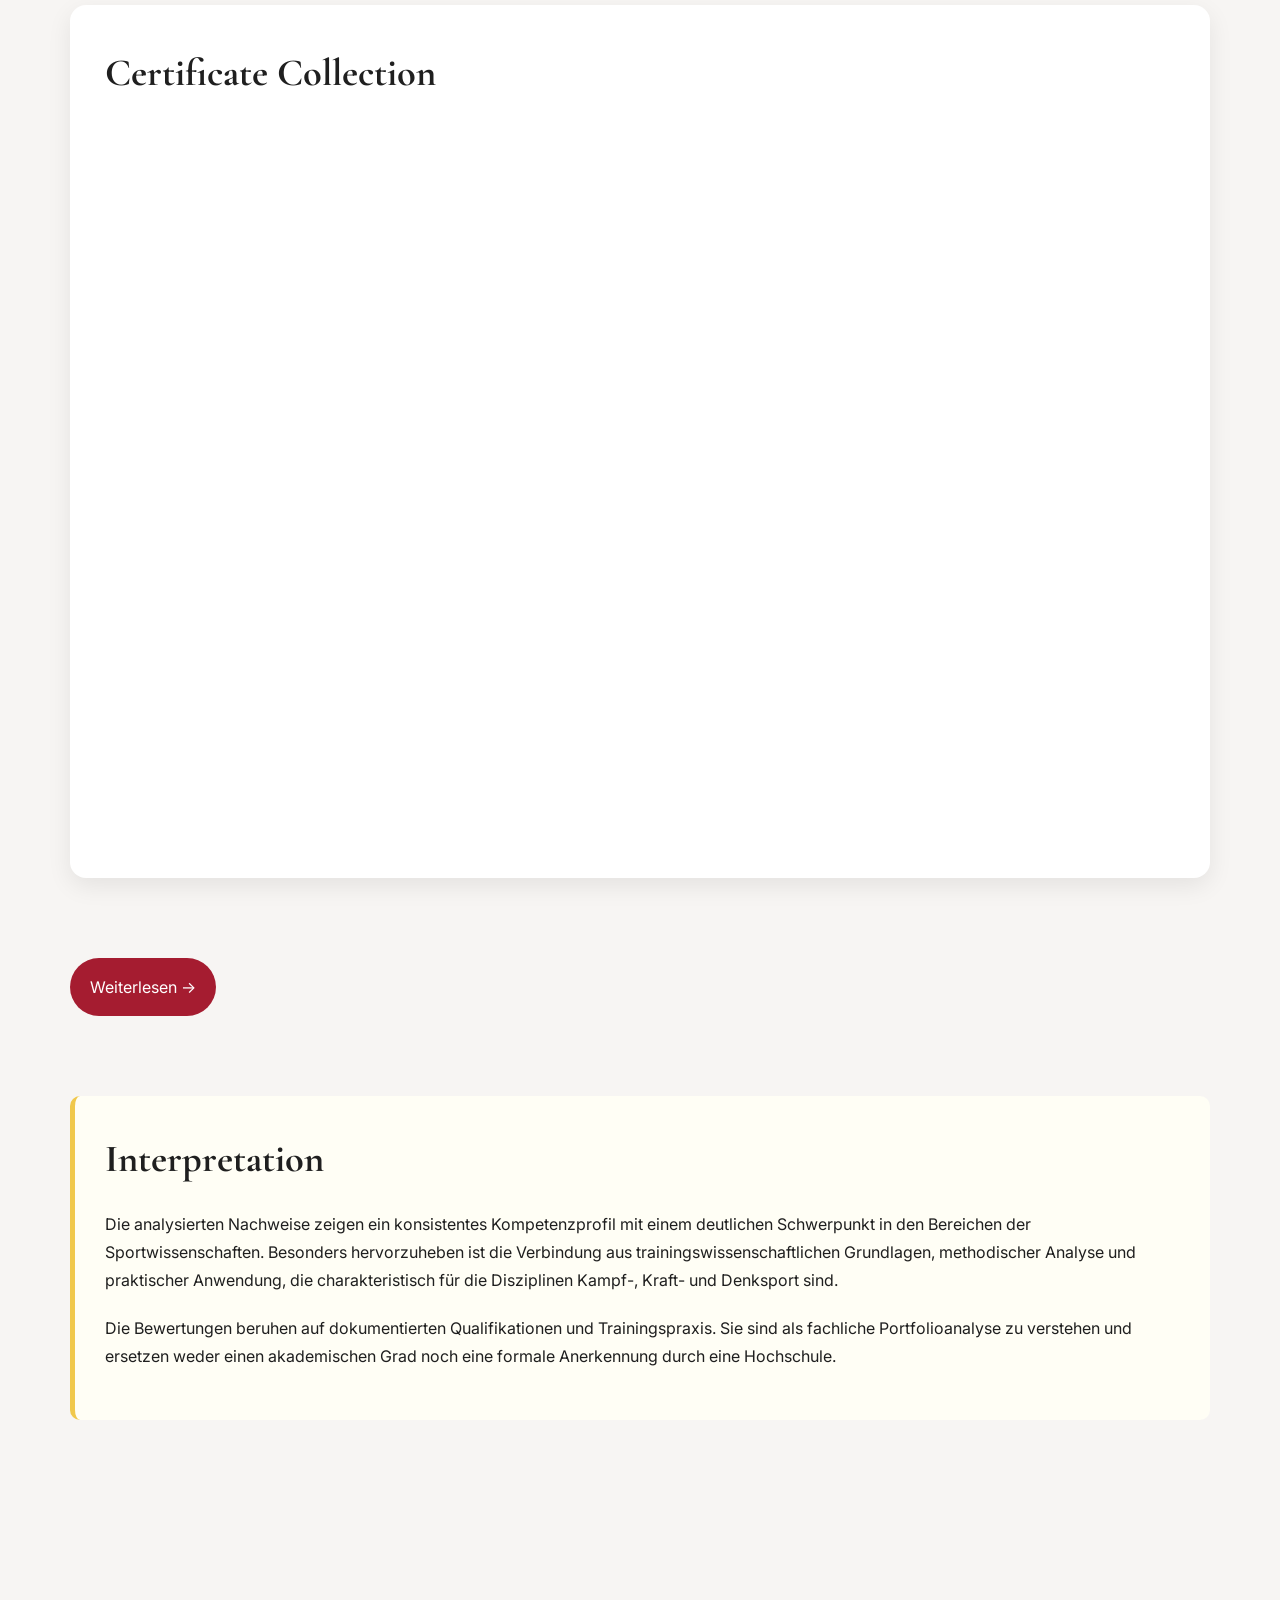
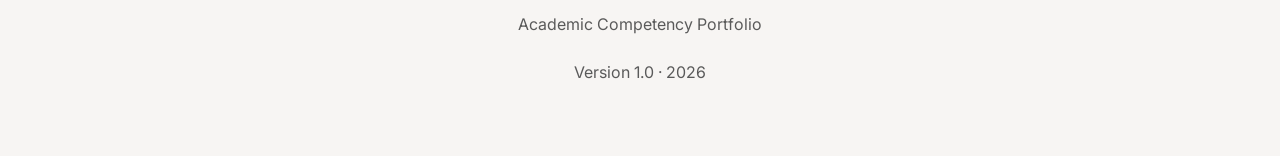
<file: sports.html>
<!DOCTYPE html>
<html lang="de">

<head>

    <meta charset="UTF-8">
    <meta name="viewport" content="width=device-width, initial-scale=1.0">

    <title>Sports Science | Marc-Michel Münch</title>

    <meta name="description"
        content="Gestützte Portfolioanalyse und Kompetenzbewertung von Marc-Michel Münch. Schwerpunkt Medieninformatik, Informatik und Digitale Medien.">

    <link rel="stylesheet" href="styles/style.css">
    <link rel="stylesheet" href="styles/print.css" media="print">

    <script defer src="scripts/script.js"></script>

</head>

<body>

    <header>

        <div class="hero">

            <div class="hero-content">

                <p class="subtitle">

                    Kapitel 03

                </p>

                <h1>

                    Sports Science

                </h1>

                <div class="hero-badges">

                    <span>

                        📚 20+ Zertifikate

                    </span>

                    <span>

                        🎓 ~15 ECTS (geschätzt)

                    </span>

                    <span>

                        💻 Schwerpunkt Kampfsport

                    </span>

                </div>
                <br>

                <p class="lead">

                    Zusammenfassung der Zertifikatsanalyse und
                    fachlichen Gesamteinordnung zur Sportwissenschaft
                    sowie Kampf-, Kraft- und Denksport.

                </p>

            </div>

        </div>

    </header>


<!-- =======================================================
     NAVIGATION MENU
======================================================== -->
    
    <nav>

        <button class="menu-toggle"
        aria-label="Menü öffnen"
        aria-expanded="false">

            ☰

        </button>

        <ul>

            <li><a href="index.html">Willkommen</a></li>
            <li><a href="design.html">Graphikdesign</a></li>
            <li><a href="informatics.html">Informatik</a></li>
            <li><a href="sports.html">Sportwissenschaft</a></li>
            <li><a href="politics.html">Politologie</a></li>
            <li><a href="biology.html">Meeresbiologie</a></li>
            <li><a href="evaluation.html">Gesamturteil</a></li>
            <li><a href="imprint.html">Impressum</a></li>

        </ul>

    </nav>


<!-- =======================================================
     COMPETENCY PROFILE
======================================================== -->

    <main>

        <section class="reveal">

            <h2>

                Sports Science Competency Profile

            </h2>

            <p>

                Das folgende Kompetenzprofil basiert auf den bisher analysierten
                Ausbildungsnachweisen, beruflichen Tätigkeiten, Hochschulzertifikaten,
                Professional Certificates sowie dokumentierter Trainingspraxis.
                Die Einstufungen beschreiben den dokumentierten Kompetenzstand zum
                Zeitpunkt der Analyse und stellen keine formale Hochschulprüfung dar,
                auch wenn der Lernaufwand vergleichsweise objektiv errechnet wurde.

            </p>

        </section>


<!-- =======================================================
     HERO CARDS OVERVIEW
======================================================== -->

        <section class="cards">

            <article class="card">

                <h3>

                    Bisherige Schwerpunkte

                </h3>

                <p>

                    Fitnesstraining<br>
                    Kickboxen<br>
                    Schach

                </p>

            </article>

            <article class="card">

                <h3>

                    Geschätzte Credits im ECTS

                </h3>

                <p
                class="big-number counter"
                data-target="15">

                    0

                </p>

                <small>

                    geschätzter Mittelwert

                </small>

                <p class="range">

                    10–20 ECTS

                </p>

                <!-- <small>

                    konservative bis realistische Schätzung

                </small> -->

            </article>


            <article class="card">

                <h3>

                    Vergleichbares Studienfach

                </h3>

                <p>

                    B. A. Sportwissenschaft

                </p>

            </article>

             <article class="card">

                <h3>

                    Weitere Nebenfächer

                </h3>

                <p>

                    Medieninformatik<br>
                    Meeresbiologie<br>
                    Politologie

                </p>

            </article>

        </section>


<!-- =======================================================
     SPORTS SCIENCE COMPETENCY PROFILE
======================================================== -->

        <section class="cards reveal">

            <article class="card">

                <h2>

                    Core Competencies

                </h2>

                <br>

                <div class="skill">

                    <h3>Ju-Jutsu</h3>

                    <div class="progress">

                        <div class="progress-fill"
                            data-width="70%"></div>

                    </div>

                    <small>

                        Selfdefense • Technique • Belt Exams

                    </small>

                </div>

                <br>

                <div class="skill">

                    <h3>Shaolin Quan</h3>

                    <div class="progress">

                        <div class="progress-fill"
                            data-width="60%"></div>

                    </div>

                    <small>

                        Traditional Kung Fu • Breaking Tests • Kinesiology

                    </small>

                </div>

                <br>

                <div class="skill">

                    <h3>Chessboxing</h3>

                    <div class="progress">

                        <div class="progress-fill"
                            data-width="75%"></div>

                    </div>

                    <small>

                        Chess • Boxing • Competition Preparation • Strategy • Condition

                    </small>

                </div>

                <br>

                <div class="skill">

                    <h3>Kickboxing</h3>

                    <div class="progress">

                        <div class="progress-fill"
                            data-width="90%"></div>

                    </div>

                    <small>

                        Standing Combat • Technique • Competition • Combination Training

                    </small>

                </div>

                <br>

                <div class="skill">

                    <h3>Chess</h3>

                    <div class="progress">

                        <div class="progress-fill"
                            data-width="60%"></div>

                    </div>

                    <small>

                        Strategy • Tactics • Analysis • Tournament Chess

                    </small>

                </div>

                <br>

                <div class="skill">

                    <h3>Fitness Training</h3>

                    <div class="progress">

                        <div class="progress-fill"
                            data-width="70%"></div>

                    </div>

                    <small>

                        Fitness Training • Muscle Building • Calisthenics • Nutrition

                    </small>

                </div>

                <br>

                <div class="skill">

                    <h3>Sports Business</h3>

                    <div class="progress">

                        <div class="progress-fill"
                            data-width="80%"></div>

                    </div>

                    <small>

                        Sports Club Management • Marketing • Event Planning

                    </small>

                </div>

            </article>

        </section>


<!-- =======================================================
     COGNITIVE CLASSIFICATION (BLOOM TAXONOMY)
======================================================== -->

        <section class="cards reveal mobile">

            <article class="card">

                <h2>

                    Cognitive Classification (Bloom)

                </h2>

                <p>

                    Die folgende Einordnung beschreibt das höchste durch die
                    vorliegenden Nachweise nachvollziehbar dokumentierte
                    Kompetenzniveau nach der revidierten Bloom-Taxonomie.
                    Sie stellt keine offizielle Zertifizierung dar,
                    sondern dient der Orientierung.

                </p>

                <table>

                    <thead>

                        <tr>

                            <th>Kompetenzbereich</th>

                            <th>Bloom Level</th>

                            <th>Einordnung</th>

                        </tr>

                    </thead>
            
                    <tbody>

                        <tr>
                        
                            <td>Ju-Jutsu</td>

                            <td><strong>Apply / Analyze</strong></td>
                            
                            <td>Anwendung und Weiterentwicklung komplexer Techniken und Methoden.</td>
                        
                        </tr>

                        <tr>
                        
                            <td>Shaolin Quan</td>
                        
                            <td><strong>Apply</strong></td>
                        
                            <td>Praktische Umsetzung traditioneller Bewegungsabläufe und Techniken.</td>
                        
                        </tr>

                        <tr>
                        
                            <td>Chessboxing</td>
                        
                            <td><strong>Analyze / Evaluate</strong></td>
                        
                            <td>Verknüpfung strategischer und athletischer Leistungsanforderungen.</td>
                        
                        </tr>

                        <tr>
                        
                            <td>Kickboxing</td>
                        
                            <td><strong>Analyze / Create</strong></td>
                        
                            <td>Anwendung technischer und taktischer Fertigkeiten im Standkampf.</td>
                        
                        </tr>

                        <tr>
                        
                            <td>Chess</td>
                        
                            <td><strong>Analyze</strong></td>
                        
                            <td>Analyse komplexer Stellungen und strategischer Entscheidungen.</td>
                        
                        </tr>

                        <tr>
                        
                            <td>Fitness Training</td>
                        
                            <td><strong>Apply / Analyze</strong></td>
                        
                            <td>Planung und Durchführung leistungsorientierter Trainingsprogramme.</td>
                        
                        </tr>

                        <tr>
                        
                            <td>Sports Business</td>
                        
                            <td><strong>Analyze</strong></td>
                        
                            <td>Anwendung betriebswirtschaftlicher und organisatorischer Grundlagen im Sport.</td>
                        
                        </tr>

                    </tbody>

                </table>

            </article>

        </section>


<!-- =======================================================
     CERTIFICATE COLLECTION
======================================================== -->

        <section class="cards reveal" id="pdf-container">

            <article class="card">

                <h2>

                    Certificate Collection

                </h2>

                <div class="pdf-container">

                    <iframe
                        src="certs/00-certificates-sports-mmmuench.pdf"
                        width="100%"
                        height="800px">

                    </iframe>

                </div>

            </article>

        </section>

        <section class="buttons">
            
            <a class="button" href="politics.html">

                Weiterlesen →

            </a>

        </section>


<!-- =======================================================
     INTERPRETATION
======================================================== -->

        <section class="notice reveal">

            <h2>

                Interpretation

            </h2>

            <p>
                Die analysierten Nachweise zeigen ein konsistentes Kompetenzprofil 
                mit einem deutlichen Schwerpunkt in den Bereichen der Sportwissenschaften. 
                Besonders hervorzuheben ist die Verbindung aus trainingswissenschaftlichen 
                Grundlagen, methodischer Analyse und praktischer Anwendung, die 
                charakteristisch für die Disziplinen Kampf-, Kraft- und Denksport sind.

            </p>

            <p>

                Die Bewertungen beruhen auf dokumentierten Qualifikationen und
                Trainingspraxis. Sie sind als fachliche Portfolioanalyse zu
                verstehen und ersetzen weder einen akademischen Grad noch eine
                formale Anerkennung durch eine Hochschule.

            </p>

        </section>

    </main>


    <footer>

        <p>

            Academic Competency Portfolio

        </p>

        <p>

            Version 1.0 · 2026

        </p>

    </footer>


    <button
        id="back-to-top"
        title="Nach oben">

        ↑

    </button>


</body>

</html>
</file>
<file: styles/style.css>
/* ==========================================================
   Academic Competency Portfolio
   style.css
   Version 1.0
========================================================== */


@import url('https://fonts.googleapis.com/css2?family=Inter:wght@300;400;500;600;700&family=Cormorant+Garamond:wght@400;500;600&display=swap');


:root {

    --background: #f7f5f3;
    --surface: #ffffff;

    --primary: #1f1f1f;
    --secondary: #5a5a5a;

    --accent: #A51C30;
    --accent-dark: #7E1525;
    --accent-light: #C74A5C;

    --border: #d8d3cf;

    --card-bg: #ffffff;

    --shadow: 0 8px 24px rgba(0, 0, 0, .08);
    --radius: 16px;

    --max-width: 1200px;

}

* {

    margin: 0;

    padding: 0;

    box-sizing: border-box;

}

html {

    scroll-behavior: smooth;

}

body {

    background: var(--background);

    color: var(--primary);

    font-family: "Inter", sans-serif;

    line-height: 1.75;

}

h1 {

    font-family: "Cormorant Garamond",serif;

    font-size: 4rem;

    font-weight: 600;

    margin-bottom: .4rem;

}

h2 {

    font-family: "Cormorant Garamond",serif;

    font-size: 2.4rem;

    margin-bottom: 1rem;

}

h3 {

    font-size: 1.2rem;

    margin-bottom: .75rem;

}

p {

    margin-bottom: 1.25rem;

}

.lead {

    font-size: 1.2rem;

    color: var(--secondary);

    max-width: 800px;

}

.hero {

    padding: 120px 50px;

    background: linear-gradient(
        135deg,
        #ffffff 0%,
        #f9ecee 100%
    );

}

.hero-content {

    max-width: var(--max-width);

    margin: auto;

}

.subtitle {

    letter-spacing: 4px;

    text-transform: uppercase;

    color: var(--accent);

    margin-bottom: 20px;

    font-weight: 600;

}


/* ==========================================================
   NAVIGATION
========================================================== */

nav {

    background: white;

    border-bottom: 1px solid var(--border);

    position: sticky;

    top: 0;

    z-index: 1000;

}

nav ul {

    max-width: var(--max-width);

    margin: auto;

    display: flex;

    flex-wrap: wrap;

    justify-content: center;

    list-style: none;

}

nav li {

    margin: 0;

}

nav a {

    display: block;

    padding: 20px;

    color: var(--primary);

    text-decoration: none;

    transition: .25s;

}

nav a:hover,
nav a.active {

    color: var(--accent);

    font-weight: 700;

}


/* ==========================================================
   MAIN
========================================================== */

main {

    max-width: var(--max-width);

    margin: auto;

    padding: 60px 30px;

}

section {

    margin-bottom: 80px;

}

.cards {

    display: grid;

    grid-template-columns: repeat(auto-fit,minmax(250px,1fr));

    gap: 30px;

}

.card {

    background: white;

    border-radius: var(--radius);

    padding: 35px;

    box-shadow: var(--shadow);

    transition: .3s;

}

.card:hover {

    transform: translateY(-6px);

}

.big-number {

    font-size: 2.5rem;

    font-weight: 700;

    color: var(--accent);

}

.button {

    display: inline-block;

    background: var(--accent);

    color: white;

    padding: 15px 20px;

    border-radius: 50px;

    text-decoration: none;

    transition: .3s;

}

.button:hover {

    opacity: .9;

    background: var(--accent-dark);

}

.note,
.notice {

    background: #fffef5;

    border-left: 5px solid #f0c84c;

    padding: 30px;

    border-radius: 10px;

}

footer {

    padding: 50px;

    text-align: center;

    color: var(--secondary);

}


/* ==========================================================
   TABLES
========================================================== */

table {

    width: 100%;

    border-collapse: collapse;

}

th {

    background: var(--accent);

    color: white;
    
}

th,td {

    padding: 16px;

    border: 1px solid var(--border);

    text-align: left;

}

.center {

    text-align: center;

}

.small {

    font-size: .9rem;

    color: var(--secondary);

}

.toolbar {

    position: sticky;

    top: 68px;

    z-index: 999;

    display: flex;

    justify-content: flex-end;

    gap: 12px;

    padding: 20px;

    max-width: 1200px;

    margin: auto;

}

#back-to-top {

    position: fixed;

    right: 35px;

    bottom: 35px;

    width: 55px;

    height: 55px;

    border: none;

    border-radius: 50%;

    background: var(--accent);

    color: white;

    font-size: 22px;

    cursor: pointer;

    opacity: 0;

    pointer-events: none;

    transition: .3s;

}

#back-to-top.visible{

    opacity: 1;

    pointer-events: auto;

}

.reveal {

    opacity: 0;

    transform: translateY(25px);

    transition: all .8s ease;

}

.revealed {

    opacity: 1;

    transform: none;

}

.progress {

    background: #dddddd;

    border-radius: 20px;

    overflow: hidden;

    height: 14px;

}

.progress-fill {

    width: 0;

    height: 100%;

    background: var(--accent);

    transition: width 1.6s ease;

}

.hero-badges {

    display: flex;

    flex-wrap: wrap;

    gap: 14px;

    margin-top: 30px;

}

.hero-badges span {

    background: white;

    padding: 10px 18px;

    border-radius: 40px;

    box-shadow: var(--shadow);

}

.pdf-container {

    display: flex;

    width: 100%;

    height: 80vh;

}

.pdf-container iframe {
    flex: 1;

    width: 100%;

    height: 100%;

    border: none;

}

.menu-toggle {

    display: none;

}


/* ==========================================================
   RESPONSIVE
========================================================== */

@media (max-width: 768px) {
   
    .pdf-container {

        height: 60vh;
    
    }

    h1 {

        font-size: 2.8rem;

    }

    h2 {

        font-size: 2rem;

    }

    .hero {

        padding: 80px 30px;

    }

    nav {

        position: relative;

    }

    nav ul {

        display: none;

        flex-direction: column;

        justify-content: flex-start;

        overflow: visible;

        width: 100%;

        margin: 0;

        padding: 10px 0;

    }

    nav ul.active {

        display: flex;

    }

    nav li {

        width: 100%;

        text-align: center;

    }

    nav a {

        display: block;

        width: 100%;

        padding: 12px 20px;

    }

    .menu-toggle {

        display: block;

        margin: 0 auto;

        padding: 8px 14px;

        border: none;

        background: transparent;

        font-size: 28px;

        cursor: pointer;

    }

    nav ul {

        justify-content: flex-start;

        overflow: auto;

    }

    .slider-btn {

        display: none;

    }

    .mobile {

        display: none;

    }

}
</file>
<file: styles/print.css>
/* ==========================================================
   Academic Competency Portfolio
   print.css
   Version 1.0
========================================================== */

@page {

    size: A4;

    margin: 10mm;

}

.print-mode *,
.print-mode *::before,
.print-mode *::after {

    animation: none !important;

    transition: none !important;

}

@media print {

    nav {

        break-before: avoid;

        break-after: avoid;

        page-break-before: avoid;

        page-break-after: avoid;

    }

    section:not(:first-of-type) {

        break-before: page;

    }

    section {

        padding-top: 8mm;

        break-inside: avoid;

    }

    .pdf-container {

        display: none !important;

    }

    #pdf-container {

        display: none !important;

    }

    .buttons {

        display: none !important;

    }

    .button {

        display: none !important;

    }

    .text {
    
        page-break-before: always;
    
        padding-top: 8mm;

    }

    .note {

        padding-top: 8mm;

    }

    .notice {

        display: none !important;

    }

    .reveal,
    .reveal.active {

        opacity: 1 !important;

        transform: translateY(0) !important;

        animation: none !important;

    }

}
</file>
